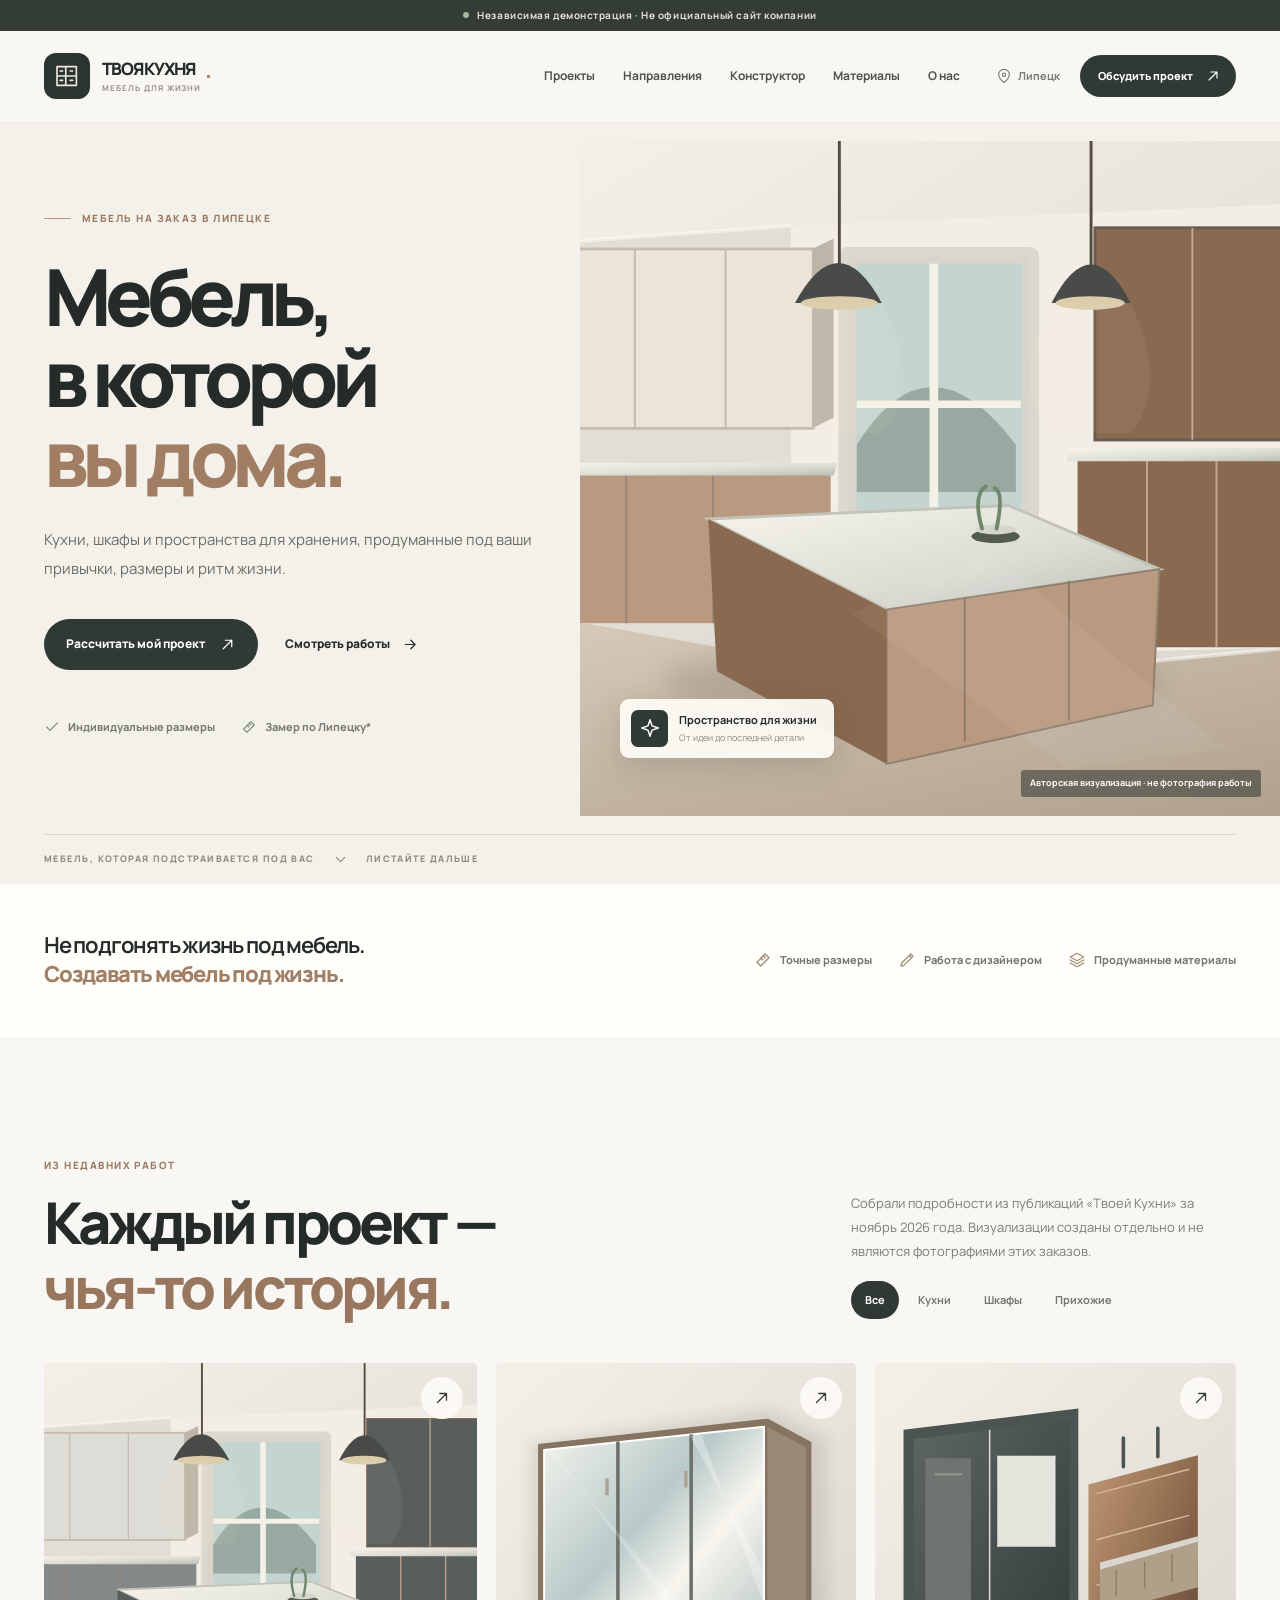
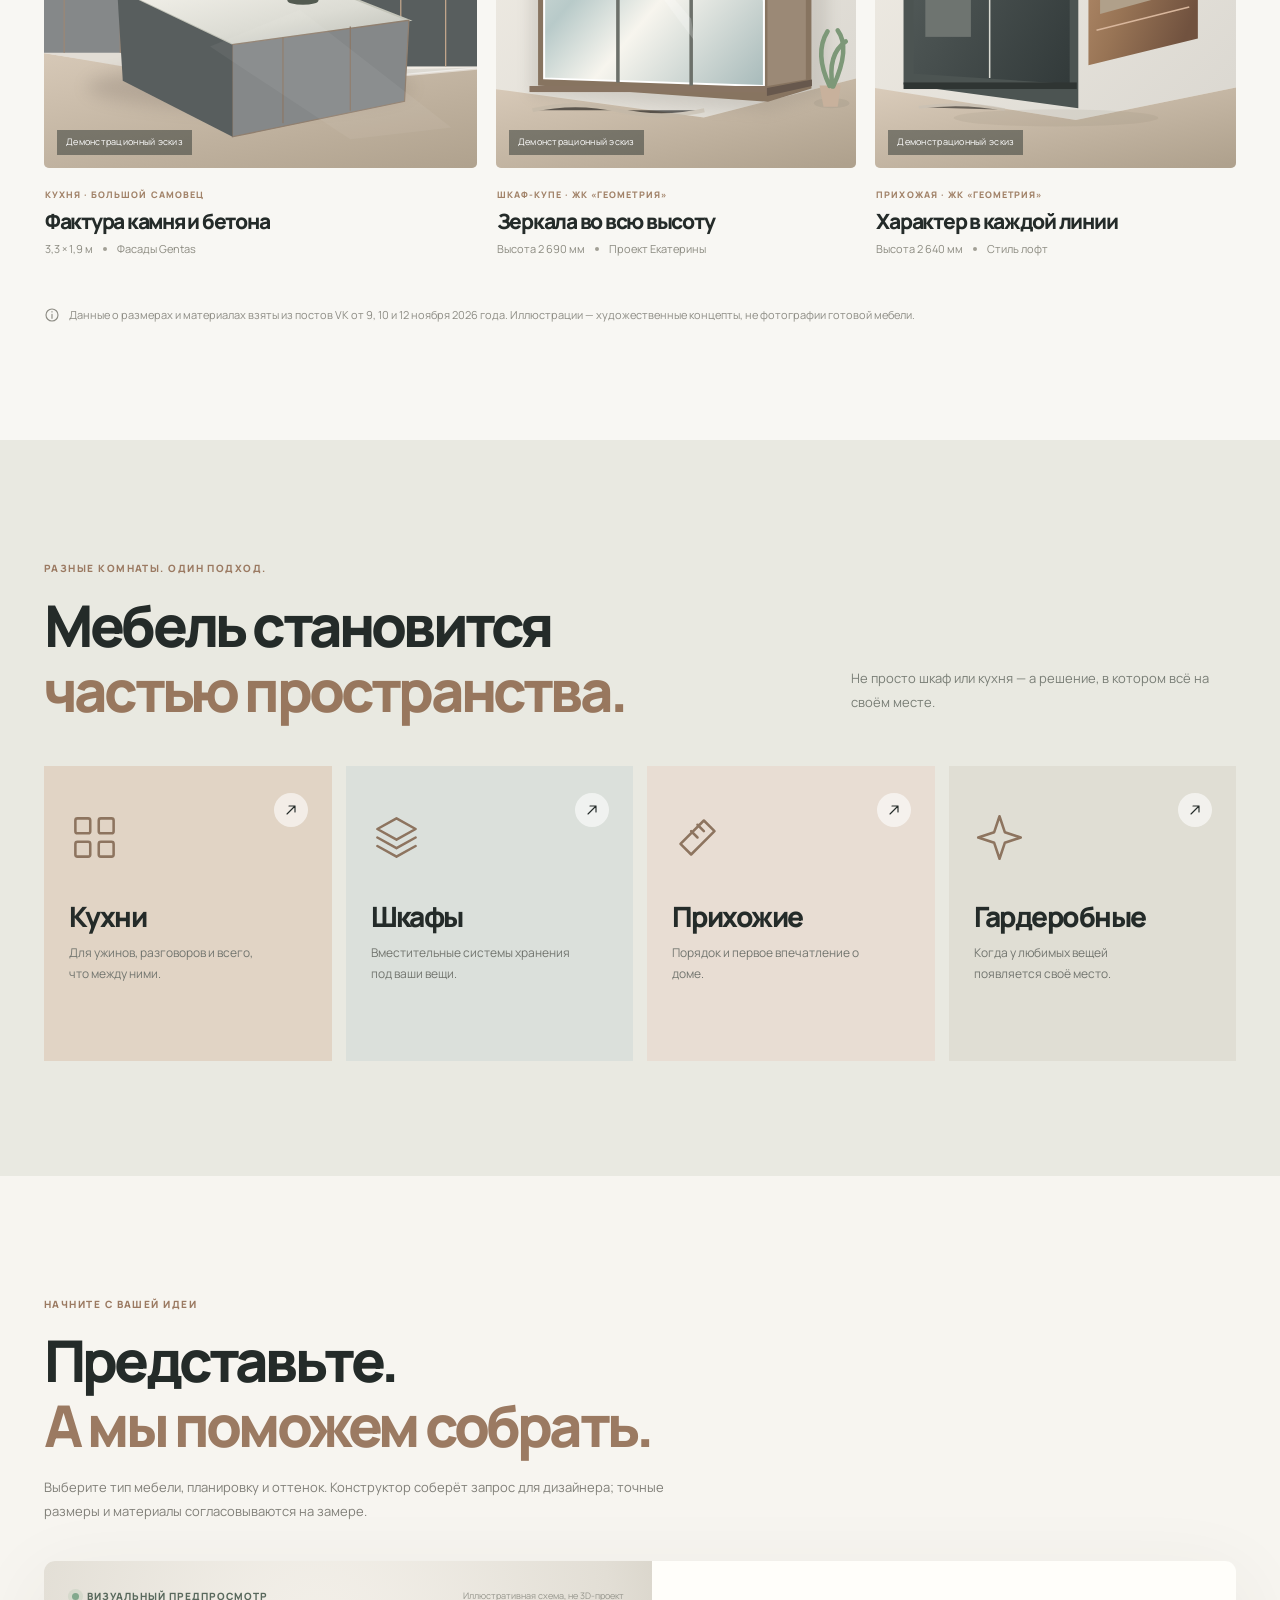
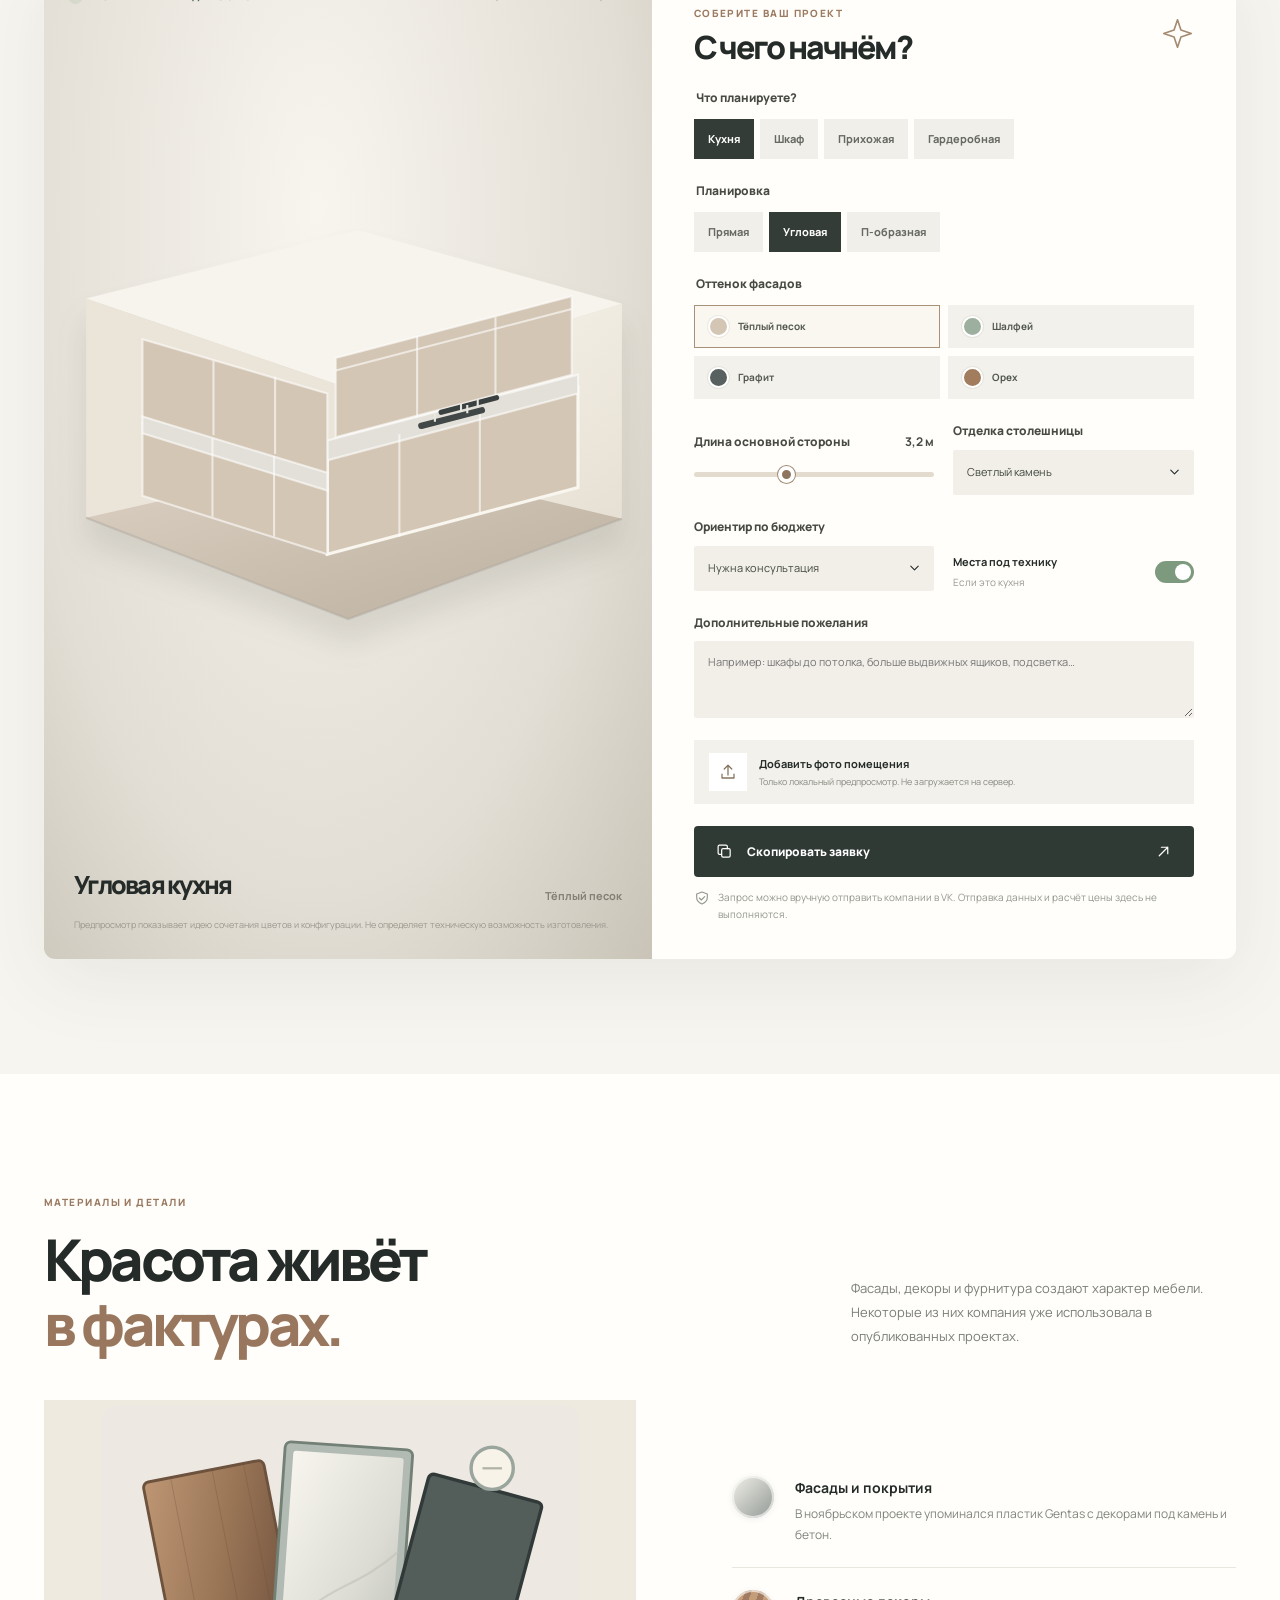
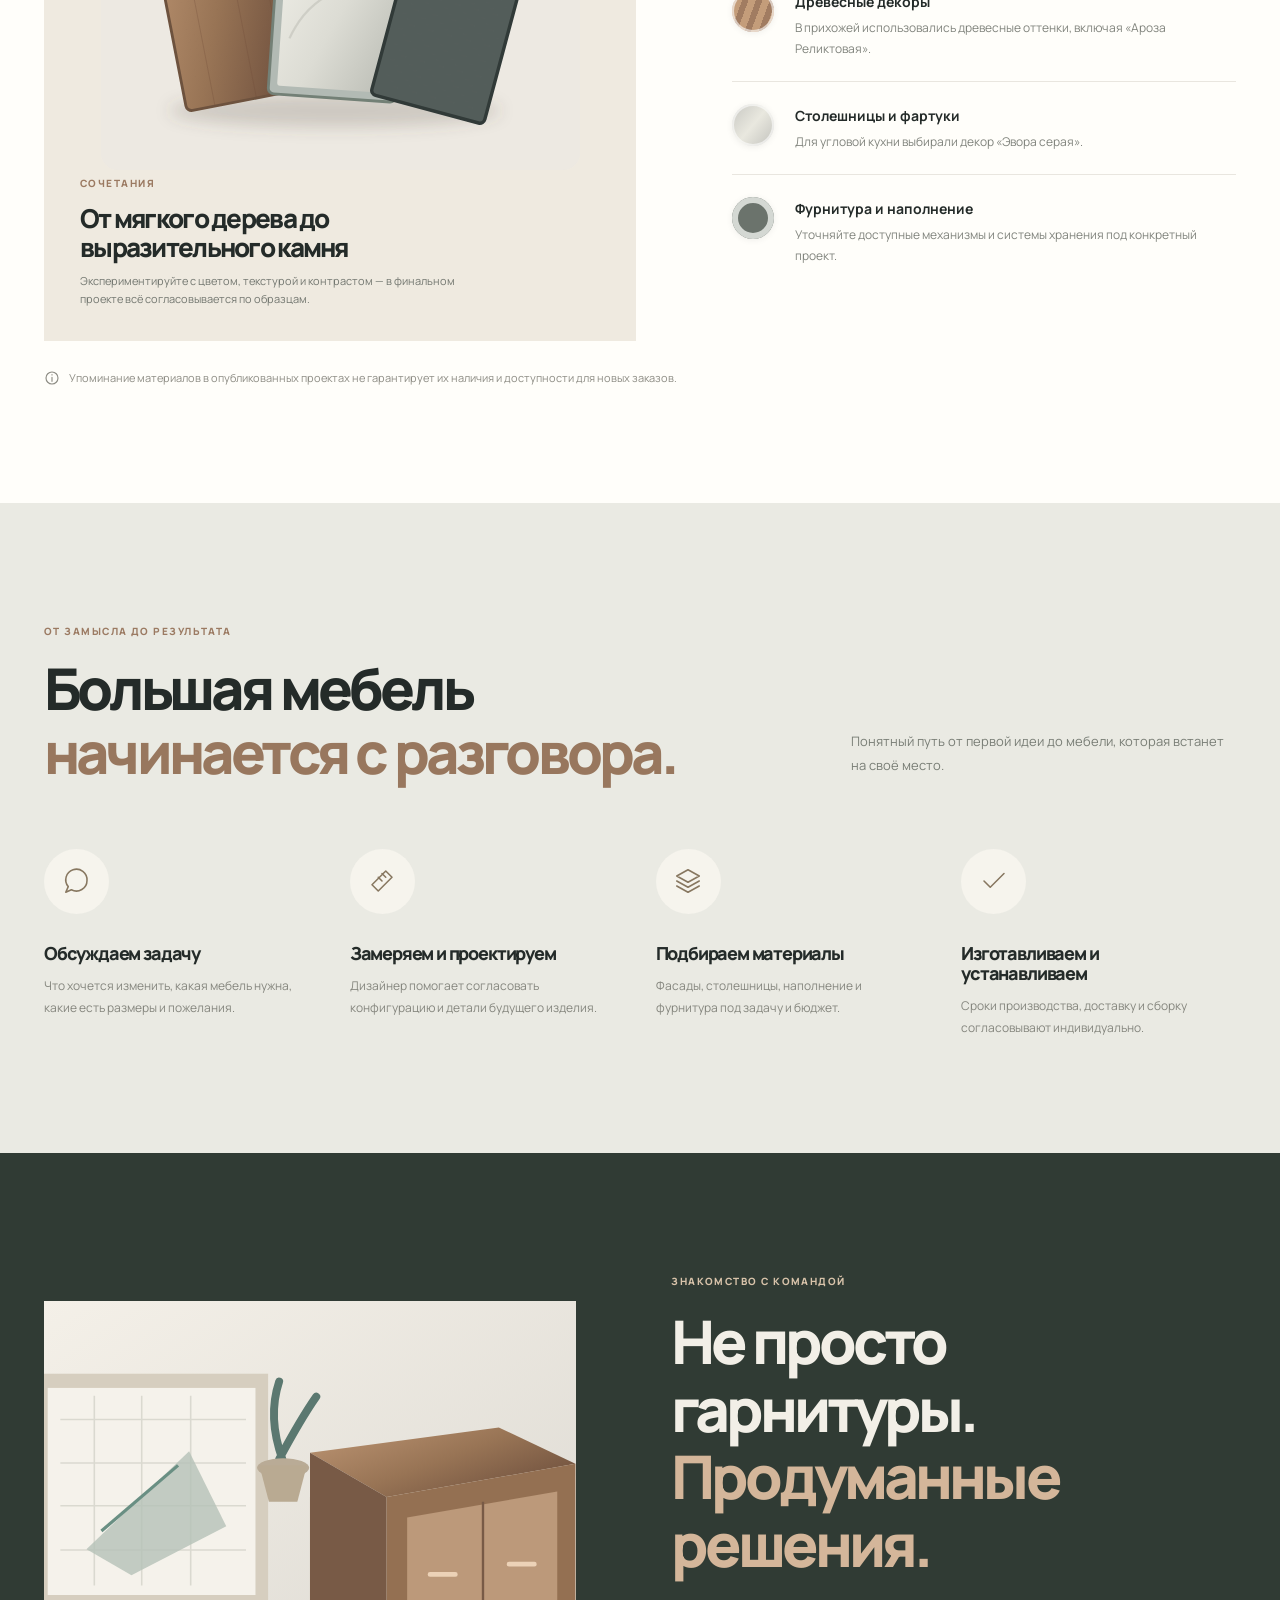
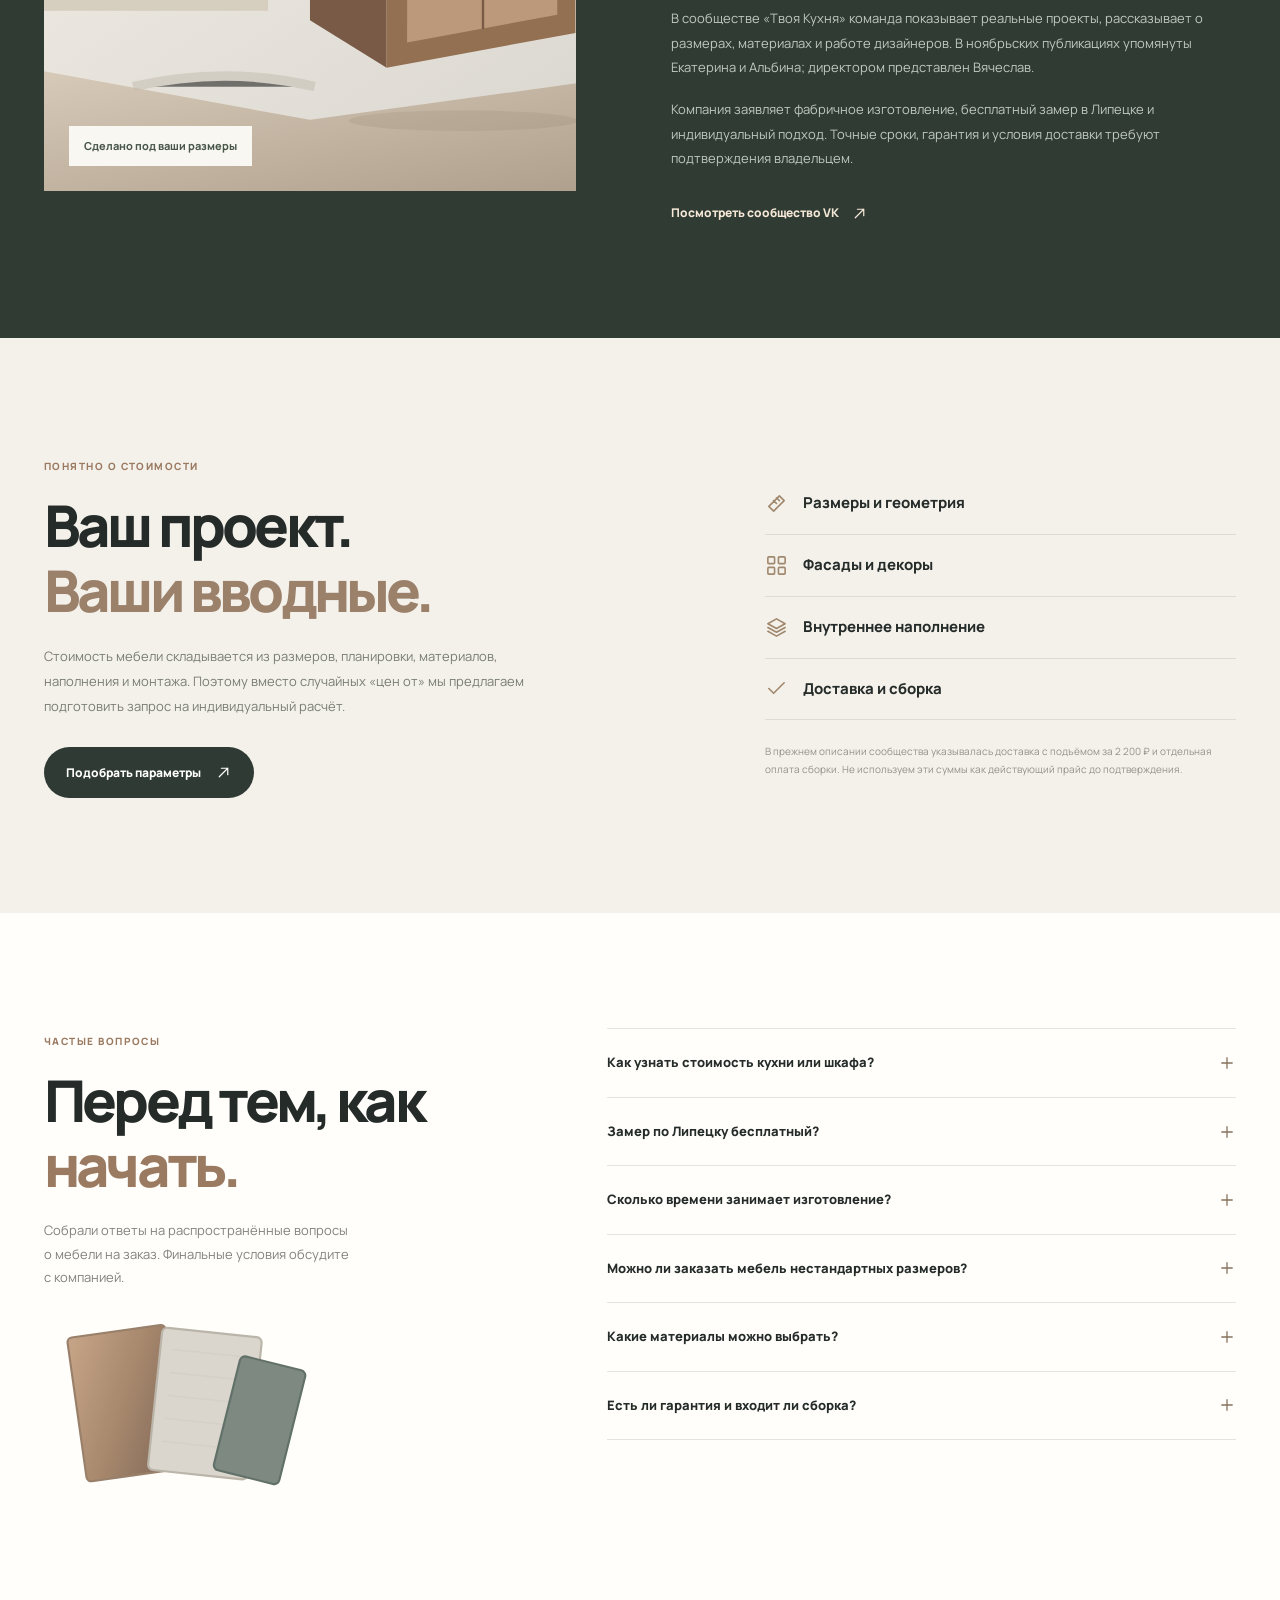
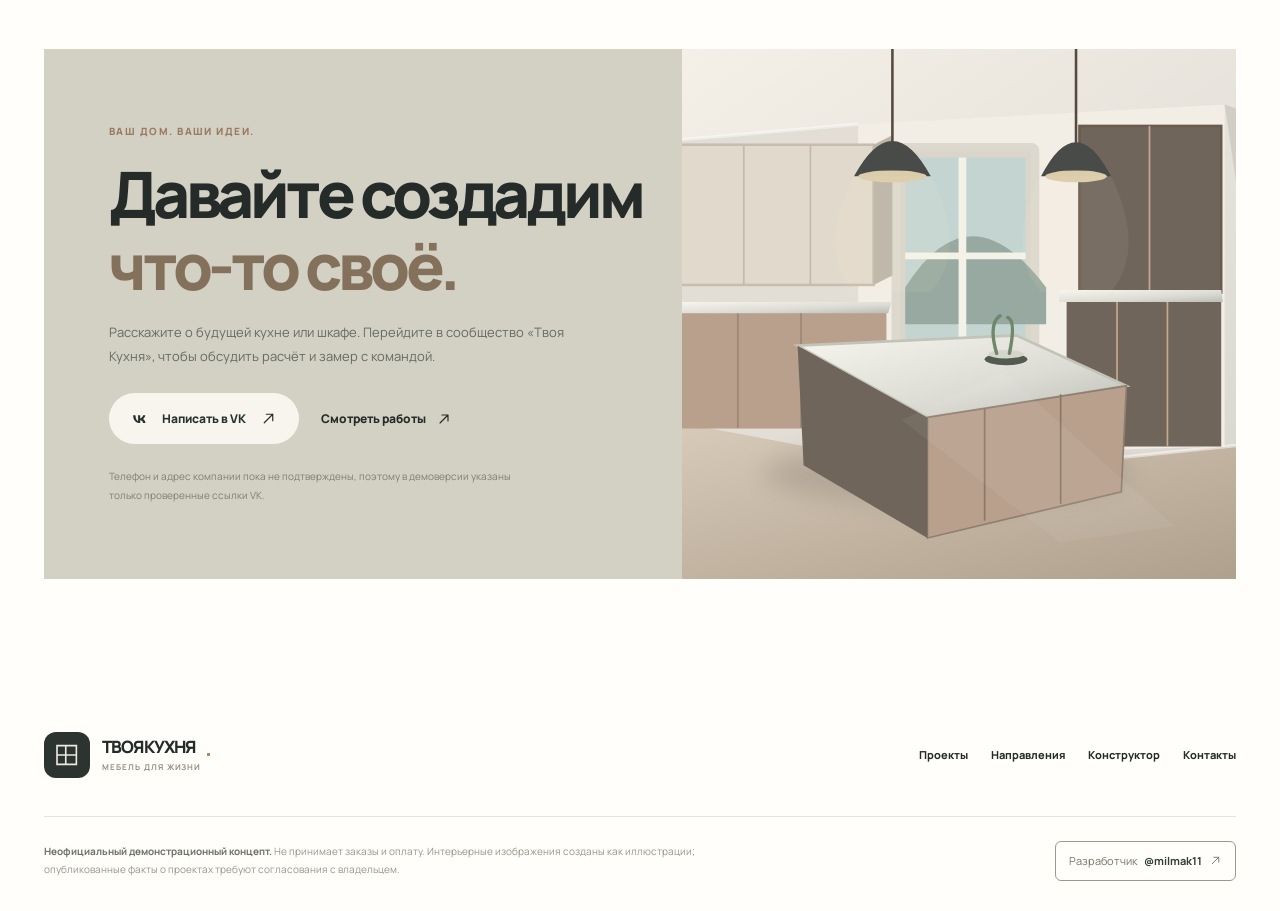
<file: index.html>
<!doctype html>
<html lang="ru">
<head>
  <meta charset="UTF-8" />
  <meta name="viewport" content="width=device-width,initial-scale=1" />
  <meta name="theme-color" content="#f8f7f3" />
  <meta name="robots" content="noindex,nofollow,noarchive" />
  <meta name="description" content="Независимый демонстрационный концепт сайта «Твоя Кухня» — кухни, шкафы, прихожие и гардеробные на заказ в Липецке. Портфолио и конструктор заявки." />
  <meta property="og:title" content="Твоя Кухня — мебель, созданная под вашу жизнь" />
  <meta property="og:description" content="Кухни, шкафы и гардеробные на заказ. Демонстрационный концепт сайта для Липецка." />
  <link rel="icon" type="image/svg+xml" href="./assets/favicon.svg" />
  <link rel="stylesheet" href="./styles.css" />
  <title>Твоя Кухня — мебель под ваш ритм | Липецк · Демо</title>
</head>
<body>
<svg class="svg-symbols" xmlns="http://www.w3.org/2000/svg" aria-hidden="true">
  <symbol id="i-arr" viewBox="0 0 24 24"><path d="M4.5 12h14m-6-6 6 6-6 6"/></symbol>
  <symbol id="i-diag" viewBox="0 0 24 24"><path d="M6 18 18 6M9 6h9v9"/></symbol>
  <symbol id="i-down" viewBox="0 0 24 24"><path d="m6 9 6 6 6-6"/></symbol>
  <symbol id="i-close" viewBox="0 0 24 24"><path d="M5 5 19 19M19 5 5 19"/></symbol>
  <symbol id="i-menu" viewBox="0 0 24 24"><path d="M4 7h16m-16 5h16m-16 5h16"/></symbol>
  <symbol id="i-plus" viewBox="0 0 24 24"><path d="M12 5v14M5 12h14"/></symbol>
  <symbol id="i-minus" viewBox="0 0 24 24"><path d="M5 12h14"/></symbol>
  <symbol id="i-check" viewBox="0 0 24 24"><path d="m4 12 5 5L20 6"/></symbol>
  <symbol id="i-copy" viewBox="0 0 24 24"><rect x="8" y="8" width="12" height="12" rx="2"/><path d="M16 8V5a2 2 0 0 0-2-2H5a2 2 0 0 0-2 2v9a2 2 0 0 0 2 2h3"/></symbol>
  <symbol id="i-ruler" viewBox="0 0 24 24"><path d="M4 15 15 4l5 5L9 20l-5-5Zm5-6 3 3m0-6 3 3"/></symbol>
  <symbol id="i-pin" viewBox="0 0 24 24"><path d="M20 10c0 5-8 12-8 12S4 15 4 10a8 8 0 0 1 16 0Z"/><circle cx="12" cy="10" r="2.5"/></symbol>
  <symbol id="i-grid" viewBox="0 0 24 24"><rect x="3" y="3" width="7" height="7" rx="1"/><rect x="14" y="3" width="7" height="7" rx="1"/><rect x="3" y="14" width="7" height="7" rx="1"/><rect x="14" y="14" width="7" height="7" rx="1"/></symbol>
  <symbol id="i-pen" viewBox="0 0 24 24"><path d="m4 20 4-.8L20 7l-3-3L5 16zM15 6l3 3"/></symbol>
  <symbol id="i-layers" viewBox="0 0 24 24"><path d="m12 3 9 5-9 5-9-5 9-5Zm-9 9 9 5 9-5m-18 4 9 5 9-5"/></symbol>
  <symbol id="i-spark" viewBox="0 0 24 24"><path d="m12 2 2.5 7.5L22 12l-7.5 2.5L12 22l-2.5-7.5L2 12l7.5-2.5L12 2Z"/></symbol>
  <symbol id="i-star" viewBox="0 0 24 24"><path d="m12 3 2.7 5.7 6.3 1-4.5 4.5 1 6.3L12 17.5l-5.5 3 1-6.3L3 9.7l6.3-1L12 3Z"/></symbol>
  <symbol id="i-phone" viewBox="0 0 24 24"><path d="M6 3h4l1 4-2.5 2a14 14 0 0 0 6.5 6.5l2-2.5 4 1v4c0 2-1.5 3-3.5 3A14.5 14.5 0 0 1 3 6.5C3 4.5 4 3 6 3Z"/></symbol>
  <symbol id="i-upload" viewBox="0 0 24 24"><path d="M12 16V3m-5 5 5-5 5 5M4 15v5h16v-5"/></symbol>
  <symbol id="i-chat" viewBox="0 0 24 24"><path d="M20 11.5A8.5 8.5 0 0 1 7.5 19L3 21l2-4.5A8.5 8.5 0 1 1 20 11.5Z"/></symbol>
  <symbol id="i-shield" viewBox="0 0 24 24"><path d="M12 3 20 6v5c0 5-3.4 8.2-8 10-4.6-1.8-8-5-8-10V6l8-3Zm-4 9 3 3 5-5"/></symbol>
  <symbol id="i-info" viewBox="0 0 24 24"><circle cx="12" cy="12" r="9"/><path d="M12 11v6m0-10v.5"/></symbol>
  <symbol id="i-vk" viewBox="0 0 24 24"><path d="M3 7.4c.2 7.4 3.9 11 9.6 11h.4v-4c2 .1 3.5 1.2 4.1 4h3.5c-.7-3.5-2.4-5-3.7-5.7 1.4-.9 2.9-2.8 3.4-5.3h-3.2c-.7 2.3-2.1 4.1-4.1 4.6V7.4h-3v8.3c-1.8-.4-3.4-3-3.7-8.3H3Z" fill="currentColor" stroke="none"/></symbol>
</svg>
<a class="skip-link" href="#main">Перейти к содержанию</a>
<div class="demo-banner"><span class="demo-dot"></span> Независимая демонстрация · Не официальный сайт компании</div>
<header class="site-header" id="top">
  <div class="container header-grid">
    <a href="#top" class="brand" aria-label="Твоя Кухня — на главную"><span class="brand-mark"><svg viewBox="0 0 48 48" aria-hidden="true"><path d="M8 28V9h31v30H8V28Zm14-19v30M8 24h31M13 16h4m12 0h4m-20 15h4m12 0h4" fill="none" stroke="currentColor" stroke-width="2.6" stroke-linecap="round" stroke-linejoin="round"/></svg></span><span class="brand-name">ТВОЯ КУХНЯ<span class="brand-dot">.</span><small>МЕБЕЛЬ ДЛЯ ЖИЗНИ</small></span></a>
    <nav class="main-nav" aria-label="Основное меню"><a href="#projects">Проекты</a><a href="#directions">Направления</a><a href="#configurator">Конструктор</a><a href="#materials">Материалы</a><a href="#about">О нас</a></nav>
    <div class="header-right"><span class="header-city"><svg class="icon"><use href="#i-pin"/></svg> Липецк</span><a class="header-cta" href="#configurator">Обсудить проект <svg class="icon"><use href="#i-diag"/></svg></a><button class="nav-toggle" id="nav-toggle" type="button" aria-label="Открыть меню" aria-controls="mobile-nav" aria-expanded="false"><svg class="icon"><use href="#i-menu"/></svg></button></div>
  </div>
  <nav class="mobile-nav" id="mobile-nav" aria-label="Мобильное меню" hidden><a href="#projects">Проекты</a><a href="#directions">Направления</a><a href="#configurator">Конструктор</a><a href="#materials">Материалы</a><a href="#about">О компании</a><a href="#contacts">Контакты</a></nav>
</header>
<main id="main">
<section class="hero" aria-labelledby="hero-title"><div class="container hero-layout"><div class="hero-content reveal"><div class="kicker"><span class="kicker-line"></span> МЕБЕЛЬ НА ЗАКАЗ В ЛИПЕЦКЕ</div><h1 id="hero-title">Мебель,<br>в которой<br><em>вы дома.</em></h1><p>Кухни, шкафы и пространства для хранения, продуманные под ваши привычки, размеры и ритм жизни.</p><div class="hero-cta-row"><a class="btn btn-dark" href="#configurator">Рассчитать мой проект <svg class="icon"><use href="#i-diag"/></svg></a><a class="inline-link" href="#projects">Смотреть работы <svg class="icon"><use href="#i-arr"/></svg></a></div><div class="hero-meta"><span><svg class="icon"><use href="#i-check"/></svg> Индивидуальные размеры</span><span><svg class="icon"><use href="#i-ruler"/></svg> Замер по Липецку*</span></div></div><div class="hero-visual reveal"><img class="hero-image" src="./assets/hero-kitchen.svg" alt="Авторская интерьерная SVG-визуализация кухни с деревянными фасадами и каменной столешницей"/><div class="hero-image-label"><span class="hero-image-label-icon"><svg class="icon"><use href="#i-spark"/></svg></span><div><strong>Пространство для жизни</strong><small>От идеи до последней детали</small></div></div><span class="hero-visual-caption">Авторская визуализация · не фотография работы</span></div></div><div class="hero-bottom container"><span>МЕБЕЛЬ, КОТОРАЯ ПОДСТРАИВАЕТСЯ ПОД ВАС</span><svg class="icon"><use href="#i-down"/></svg><span>ЛИСТАЙТЕ ДАЛЬШЕ</span></div></section>
<section class="intro-strip"><div class="container intro-strip-inner"><p>Не подгонять жизнь под мебель.<br><strong>Создавать мебель под жизнь.</strong></p><div class="intro-trio"><span><svg class="icon"><use href="#i-ruler"/></svg> Точные размеры</span><span><svg class="icon"><use href="#i-pen"/></svg> Работа с дизайнером</span><span><svg class="icon"><use href="#i-layers"/></svg> Продуманные материалы</span></div></div></section>
<section class="projects section" id="projects"><div class="container"><div class="section-head reveal"><div><span class="eyebrow">ИЗ НЕДАВНИХ РАБОТ</span><h2>Каждый проект —<br><em>чья-то история.</em></h2></div><div class="section-head-side"><p>Собрали подробности из публикаций «Твоей Кухни» за ноябрь 2026 года. Визуализации созданы отдельно и не являются фотографиями этих заказов.</p><div class="filter-pills" role="group" aria-label="Фильтр проектов"><button type="button" data-filter="all" aria-pressed="true">Все</button><button type="button" data-filter="kitchens" aria-pressed="false">Кухни</button><button type="button" data-filter="storage" aria-pressed="false">Шкафы</button><button type="button" data-filter="hallways" aria-pressed="false">Прихожие</button></div></div></div><div class="project-grid" id="project-grid">
 <button type="button" class="project-card project-card-feature reveal" data-category="kitchens" data-project="kitchen"><span class="project-visual"><img src="./assets/project-kitchen.svg" alt="Авторский SVG-эскиз серой угловой кухни"/><span class="project-hint">Демонстрационный эскиз</span><span class="project-expand"><svg class="icon"><use href="#i-diag"/></svg></span></span><span class="project-description"><span class="project-location">КУХНЯ · БОЛЬШОЙ САМОВЕЦ</span><span class="project-name">Фактура камня и бетона</span><span class="project-spec">3,3 × 1,9 м <span class="dot"></span> Фасады Gentas</span></span></button>
 <button type="button" class="project-card reveal" data-category="storage" data-project="wardrobe"><span class="project-visual"><img src="./assets/project-wardrobe.svg" alt="Авторский SVG-эскиз зеркального шкафа-купе"/><span class="project-hint">Демонстрационный эскиз</span><span class="project-expand"><svg class="icon"><use href="#i-diag"/></svg></span></span><span class="project-description"><span class="project-location">ШКАФ-КУПЕ · ЖК «ГЕОМЕТРИЯ»</span><span class="project-name">Зеркала во всю высоту</span><span class="project-spec">Высота 2 690 мм <span class="dot"></span> Проект Екатерины</span></span></button>
 <button type="button" class="project-card reveal" data-category="hallways" data-project="hallway"><span class="project-visual"><img src="./assets/project-hallway.svg" alt="Авторский SVG-эскиз прихожей в стиле лофт"/><span class="project-hint">Демонстрационный эскиз</span><span class="project-expand"><svg class="icon"><use href="#i-diag"/></svg></span></span><span class="project-description"><span class="project-location">ПРИХОЖАЯ · ЖК «ГЕОМЕТРИЯ»</span><span class="project-name">Характер в каждой линии</span><span class="project-spec">Высота 2 640 мм <span class="dot"></span> Стиль лофт</span></span></button>
 </div><p class="project-source"><svg class="icon"><use href="#i-info"/></svg> Данные о размерах и материалах взяты из постов VK от 9, 10 и 12 ноября 2026 года. Иллюстрации — художественные концепты, не фотографии готовой мебели.</p></div></section>
<section class="directions section" id="directions"><div class="container"><div class="section-head reveal"><div><span class="eyebrow">РАЗНЫЕ КОМНАТЫ. ОДИН ПОДХОД.</span><h2>Мебель становится<br><em>частью пространства.</em></h2></div><p class="section-head-text">Не просто шкаф или кухня — а решение, в котором всё на своём месте.</p></div><div class="directions-grid">
 <a class="direction-card direction-kitchen reveal" href="#configurator" data-target-kind="Кухня"><div class="direction-icon"><svg class="icon"><use href="#i-grid"/></svg></div><h3>Кухни</h3><p>Для ужинов, разговоров и всего, что между ними.</p><span class="direction-link"><svg class="icon"><use href="#i-diag"/></svg></span></a>
 <a class="direction-card direction-wardrobe reveal" href="#configurator" data-target-kind="Шкаф"><div class="direction-icon"><svg class="icon"><use href="#i-layers"/></svg></div><h3>Шкафы</h3><p>Вместительные системы хранения под ваши вещи.</p><span class="direction-link"><svg class="icon"><use href="#i-diag"/></svg></span></a>
 <a class="direction-card direction-hallway reveal" href="#configurator" data-target-kind="Прихожая"><div class="direction-icon"><svg class="icon"><use href="#i-ruler"/></svg></div><h3>Прихожие</h3><p>Порядок и первое впечатление о доме.</p><span class="direction-link"><svg class="icon"><use href="#i-diag"/></svg></span></a>
 <a class="direction-card direction-dressing reveal" href="#configurator" data-target-kind="Гардеробная"><div class="direction-icon"><svg class="icon"><use href="#i-spark"/></svg></div><h3>Гардеробные</h3><p>Когда у любимых вещей появляется своё место.</p><span class="direction-link"><svg class="icon"><use href="#i-diag"/></svg></span></a>
</div></div></section>
<section class="builder-section section" id="configurator"><div class="container"><div class="builder-header reveal"><span class="eyebrow">НАЧНИТЕ С ВАШЕЙ ИДЕИ</span><h2>Представьте.<br><em>А мы поможем собрать.</em></h2><p>Выберите тип мебели, планировку и оттенок. Конструктор соберёт запрос для дизайнера; точные размеры и материалы согласовываются на замере.</p></div><div class="builder-layout"><div class="builder-preview reveal"><div class="builder-preview-top"><span class="preview-tag"><span class="live-dot"></span> ВИЗУАЛЬНЫЙ ПРЕДПРОСМОТР</span><span class="preview-sub">Иллюстративная схема, не 3D-проект</span></div><div class="builder-art-wrap"><svg class="builder-svg" viewBox="0 0 640 460" role="img" aria-label="Интерактивная схема будущей мебели" xmlns="http://www.w3.org/2000/svg"><defs><linearGradient id="previewWall" x1="0" x2=".7" y1="0" y2="1"><stop stop-color="#FAF7EE"/><stop offset="1" stop-color="#E5DED2"/></linearGradient><linearGradient id="previewFloor" x1="0" y1="0" x2="1" y2="1"><stop stop-color="#DCD1C3"/><stop offset="1" stop-color="#BBAF9E"/></linearGradient></defs><path d="M69 100 330 35 582 105 320 186Z" fill="#F7F4ED"/><path d="M69 100 320 186 320 407 69 310Z" fill="#EBE4D9"/><path d="M320 186 582 105 582 311 320 407Z" fill="url(#previewWall)"/><path d="M69 310 320 407 582 311 329 251Z" fill="url(#previewFloor)"/><g id="preview-kitchen"><path d="M308 157 534 98 534 173 308 233Z" fill="var(--facade)" stroke="#fff9" stroke-width="2"/><path d="M308 169 534 110" stroke="#FFF9" stroke-width="2"/><path d="M386 136 386 214M461 118 461 193" stroke="#FFF9" stroke-width="2"/><path d="M300 248 540 185 540 281 300 345Z" fill="var(--facade)" stroke="#F8F6EF" stroke-width="3"/><path d="M300 236 540 173 540 191 300 255Z" fill="var(--counter)" stroke="#FFF9" stroke-width="2"/><path d="M369 230 369 328M446 210 446 305" stroke="#FFF9" stroke-width="2"/><path d="M409 209 462 195" stroke="#3A4140" stroke-width="5" stroke-linecap="round"/><path d="M428 201v9m16-14v10" stroke="#E4E6E1" stroke-width="2"/><g id="kitchen-left"><path d="M123 139 300 191 300 269 123 214Z" fill="var(--facade)" stroke="#FFF9" stroke-width="2"/><path d="M123 219 300 275 300 345 123 289Z" fill="var(--facade)" stroke="#fff9" stroke-width="2"/><path d="M123 213 300 267 300 284 123 229Z" fill="var(--counter)" stroke="#FFF9" stroke-width="2"/><path d="M190 234v75m59-58v77M191 160v71m59-56v74" stroke="#FFF9" stroke-width="2"/></g><g id="kitchen-right"><path d="M460 317 540 282 592 301 505 336Z" fill="var(--counter)"/><path d="M505 336 592 301 592 371 505 405Z" fill="var(--facade)" stroke="#FFF9" stroke-width="2"/><path d="M460 317 505 336 505 405 460 385Z" fill="var(--facade)" stroke="#FFF9" stroke-width="2"/></g></g><g id="preview-wardrobe" visibility="hidden"><path d="M170 110 448 81 448 356 170 388Z" fill="var(--facade)" stroke="#fff" stroke-width="4"/><path d="M309 96v276" stroke="#fff" stroke-width="3"/><path d="M185 126 294 114v243l-109 15Z" fill="#D6DBD7" stroke="#fff" stroke-width="2"/><path d="M323 112 431 100v243l-108 15Z" fill="#BDC7C1" stroke="#fff" stroke-width="2"/><path d="M186 127 294 358M323 114l108 229" stroke="#fff" stroke-width="2" opacity=".4"/><path d="M304 224v51M314 224v51" stroke="#695C50" stroke-width="4" stroke-linecap="round"/></g><g id="preview-hallway" visibility="hidden"><path d="M133 153 291 111 291 349 133 390Z" fill="var(--facade)" stroke="#fff" stroke-width="3"/><path d="M210 135v235" stroke="#fff" stroke-width="2"/><path d="M149 275 293 242 340 270 199 309Z" fill="var(--counter)"/><path d="M198 309 340 270 340 334 198 373Z" fill="var(--facade)" stroke="#fff" stroke-width="3"/><path d="M345 132 458 101v207l-113 33Z" fill="#D1D1C8" stroke="#fff" stroke-width="3"/><path d="M401 119v201" stroke="#fff" stroke-width="2"/><path d="M235 174v39" stroke="#F7F5F0" stroke-width="5" stroke-linecap="round"/></g><g id="preview-dressing" visibility="hidden"><path d="M115 166 308 105v245l-193 55Z" fill="var(--facade)" stroke="#fff" stroke-width="3"/><path d="M338 110 528 157v247l-190-55Z" fill="var(--facade)" stroke="#fff" stroke-width="3"/><path d="M116 215 307 162M116 285l191-53M338 168l189 48M338 238l189 47" stroke="#FFF7" stroke-width="5"/><path d="M180 207v48m40-61v48m161-50v54m52-43v53" stroke="#f4eee4" stroke-width="5" stroke-linecap="round"/><path d="M166 305 228 289v58l-62 18ZM393 299l66 17v62l-66-18Z" fill="#D8CABA" stroke="#FFF9" stroke-width="2"/></g><path d="M69 310 320 407 582 311" stroke="#A9A399" stroke-width="2" fill="none" opacity=".45"/></svg></div><div class="builder-preview-bottom"><span id="preview-title">Угловая кухня</span><span id="preview-color">Тёплый песок</span></div><div class="builder-preview-caption">Предпросмотр показывает идею сочетания цветов и конфигурации. Не определяет техническую возможность изготовления.</div></div><form class="builder-form reveal" id="builder-form"><div class="builder-form-top"><div><span class="eyebrow">СОБЕРИТЕ ВАШ ПРОЕКТ</span><h3>С чего начнём?</h3></div><svg class="form-deco icon"><use href="#i-spark"/></svg></div>
 <fieldset class="control-group"><legend>Что планируете?</legend><div class="pill-group" id="kind-pills"><button type="button" data-kind="Кухня" aria-pressed="true">Кухня</button><button type="button" data-kind="Шкаф" aria-pressed="false">Шкаф</button><button type="button" data-kind="Прихожая" aria-pressed="false">Прихожая</button><button type="button" data-kind="Гардеробная" aria-pressed="false">Гардеробная</button></div></fieldset>
 <fieldset class="control-group" id="layout-group"><legend>Планировка</legend><div class="pill-group" id="layout-pills"><button type="button" data-layout="Прямая" aria-pressed="false">Прямая</button><button type="button" data-layout="Угловая" aria-pressed="true">Угловая</button><button type="button" data-layout="П-образная" aria-pressed="false">П-образная</button></div></fieldset>
 <fieldset class="control-group"><legend>Оттенок фасадов</legend><div class="swatch-grid" id="facade-swatches"><button type="button" data-facade="Песок" aria-pressed="true"><span style="--swatch:#D4C6B4"></span> Тёплый песок</button><button type="button" data-facade="Шалфей" aria-pressed="false"><span style="--swatch:#9DAF9F"></span> Шалфей</button><button type="button" data-facade="Графит" aria-pressed="false"><span style="--swatch:#586060"></span> Графит</button><button type="button" data-facade="Орех" aria-pressed="false"><span style="--swatch:#A17C5D"></span> Орех</button></div></fieldset>
 <div class="builder-split"><div class="range-wrap"><label for="project-size">Длина основной стороны <strong id="project-size-label">3,2 м</strong></label><input type="range" id="project-size" min="1.5" max="6" step="0.1" value="3.2"/></div><div class="field-block"><label for="countertop">Отделка столешницы</label><span class="select-shell"><select id="countertop"><option value="Светлый камень">Светлый камень</option><option value="Серый камень">Серый камень</option><option value="Древесная фактура">Древесная фактура</option></select><svg class="icon"><use href="#i-down"/></svg></span></div></div>
 <div class="builder-split budget-note"><div class="field-block"><label for="budget">Ориентир по бюджету</label><span class="select-shell"><select id="budget"><option>Нужна консультация</option><option>До 150 000 ₽</option><option>150 000–250 000 ₽</option><option>От 250 000 ₽</option></select><svg class="icon"><use href="#i-down"/></svg></span></div><label class="toggle-line" for="appliances"><span><strong>Места под технику</strong><small>Если это кухня</small></span><span class="switch"><input id="appliances" type="checkbox" checked/><i></i></span></label></div>
 <div class="field-block"><label for="project-note">Дополнительные пожелания</label><textarea id="project-note" rows="2" maxlength="400" placeholder="Например: шкафы до потолка, больше выдвижных ящиков, подсветка…"></textarea></div>
 <label class="file-drop" for="room-photo"><span class="upload-icon"><svg class="icon"><use href="#i-upload"/></svg></span><span><strong id="photo-title">Добавить фото помещения</strong><small>Только локальный предпросмотр. Не загружается на сервер.</small></span><input id="room-photo" type="file" accept="image/jpeg,image/png,image/webp"/></label><div id="photo-preview" class="photo-preview" hidden><img id="photo-img" alt="Локальный предпросмотр фотографии помещения"/><button type="button" id="photo-remove" aria-label="Убрать фотографию"><svg class="icon"><use href="#i-close"/></svg></button></div>
 <button type="button" class="btn btn-dark builder-submit" id="copy-project"><svg class="icon"><use href="#i-copy"/></svg> Скопировать заявку <svg class="icon"><use href="#i-diag"/></svg></button><p class="builder-disclaimer"><svg class="icon"><use href="#i-shield"/></svg> Запрос можно вручную отправить компании в VK. Отправка данных и расчёт цены здесь не выполняются.</p>
 </form></div></div></section>
<section class="materials section" id="materials"><div class="container"><div class="section-head reveal"><div><span class="eyebrow">МАТЕРИАЛЫ И ДЕТАЛИ</span><h2>Красота живёт<br><em>в фактурах.</em></h2></div><p class="section-head-text">Фасады, декоры и фурнитура создают характер мебели. Некоторые из них компания уже использовала в опубликованных проектах.</p></div><div class="materials-layout"><div class="material-feature reveal"><img src="./assets/material-board.svg" alt="Авторская SVG-композиция с образцами деревянной, каменной и матовой отделки"/><div><span class="eyebrow">СОЧЕТАНИЯ</span><h3>От мягкого дерева до выразительного камня</h3><p>Экспериментируйте с цветом, текстурой и контрастом — в финальном проекте всё согласовывается по образцам.</p></div></div><div class="material-list reveal"><div class="material-row"><span class="material-dot dot-stone"></span><div><strong>Фасады и покрытия</strong><p>В ноябрьском проекте упоминался пластик Gentas с декорами под камень и бетон.</p></div></div><div class="material-row"><span class="material-dot dot-wood"></span><div><strong>Древесные декоры</strong><p>В прихожей использовались древесные оттенки, включая «Ароза Реликтовая».</p></div></div><div class="material-row"><span class="material-dot dot-counter"></span><div><strong>Столешницы и фартуки</strong><p>Для угловой кухни выбирали декор «Эвора серая».</p></div></div><div class="material-row"><span class="material-dot dot-mechanism"></span><div><strong>Фурнитура и наполнение</strong><p>Уточняйте доступные механизмы и системы хранения под конкретный проект.</p></div></div></div></div><p class="materials-note"><svg class="icon"><use href="#i-info"/></svg> Упоминание материалов в опубликованных проектах не гарантирует их наличия и доступности для новых заказов.</p></div></section>
<section class="workflow section" id="workflow"><div class="container"><div class="section-head reveal"><div><span class="eyebrow">ОТ ЗАМЫСЛА ДО РЕЗУЛЬТАТА</span><h2>Большая мебель<br><em>начинается с разговора.</em></h2></div><p class="section-head-text">Понятный путь от первой идеи до мебели, которая встанет на своё место.</p></div><div class="workflow-grid"><div class="workflow-item reveal"><span class="workflow-symbol"><svg class="icon"><use href="#i-chat"/></svg></span><h3>Обсуждаем задачу</h3><p>Что хочется изменить, какая мебель нужна, какие есть размеры и пожелания.</p></div><div class="workflow-item reveal"><span class="workflow-symbol"><svg class="icon"><use href="#i-ruler"/></svg></span><h3>Замеряем и проектируем</h3><p>Дизайнер помогает согласовать конфигурацию и детали будущего изделия.</p></div><div class="workflow-item reveal"><span class="workflow-symbol"><svg class="icon"><use href="#i-layers"/></svg></span><h3>Подбираем материалы</h3><p>Фасады, столешницы, наполнение и фурнитура под задачу и бюджет.</p></div><div class="workflow-item reveal"><span class="workflow-symbol"><svg class="icon"><use href="#i-check"/></svg></span><h3>Изготавливаем и устанавливаем</h3><p>Сроки производства, доставку и сборку согласовывают индивидуально.</p></div></div></div></section>
<section class="about section" id="about"><div class="container about-layout"><div class="about-visual reveal"><img src="./assets/atelier.svg" alt="Авторская иллюстрация мебельной мастерской с фасадами, инструментами и дизайнерскими чертежами"/><span class="about-image-badge">Сделано под ваши размеры</span></div><div class="about-content reveal"><span class="eyebrow">ЗНАКОМСТВО С КОМАНДОЙ</span><h2>Не просто гарнитуры.<br><em>Продуманные решения.</em></h2><p>В сообществе «Твоя Кухня» команда показывает реальные проекты, рассказывает о размерах, материалах и работе дизайнеров. В ноябрьских публикациях упомянуты Екатерина и Альбина; директором представлен Вячеслав.</p><p>Компания заявляет фабричное изготовление, бесплатный замер в Липецке и индивидуальный подход. Точные сроки, гарантия и условия доставки требуют подтверждения владельцем.</p><a class="inline-link" href="https://vk.com/tv0ya_kuhnya" target="_blank" rel="noopener noreferrer">Посмотреть сообщество VK <svg class="icon"><use href="#i-diag"/></svg></a></div></div></section>
<section class="estimate section" id="estimate"><div class="container estimate-layout"><div class="estimate-copy reveal"><span class="eyebrow">ПОНЯТНО О СТОИМОСТИ</span><h2>Ваш проект.<br><em>Ваши вводные.</em></h2><p>Стоимость мебели складывается из размеров, планировки, материалов, наполнения и монтажа. Поэтому вместо случайных «цен от» мы предлагаем подготовить запрос на индивидуальный расчёт.</p><a class="btn btn-dark" href="#configurator">Подобрать параметры <svg class="icon"><use href="#i-diag"/></svg></a></div><div class="cost-factors reveal"><div><svg class="icon"><use href="#i-ruler"/></svg><span>Размеры и геометрия</span></div><div><svg class="icon"><use href="#i-grid"/></svg><span>Фасады и декоры</span></div><div><svg class="icon"><use href="#i-layers"/></svg><span>Внутреннее наполнение</span></div><div><svg class="icon"><use href="#i-check"/></svg><span>Доставка и сборка</span></div><p>В прежнем описании сообщества указывалась доставка с подъёмом за 2 200 ₽ и отдельная оплата сборки. Не используем эти суммы как действующий прайс до подтверждения.</p></div></div></section>
<section class="faq section" id="faq"><div class="container faq-layout"><div class="faq-heading reveal"><span class="eyebrow">ЧАСТЫЕ ВОПРОСЫ</span><h2>Перед тем, как<br><em>начать.</em></h2><p>Собрали ответы на распространённые вопросы о мебели на заказ. Финальные условия обсудите с компанией.</p><img src="./assets/faq-detail.svg" alt="Авторская иллюстрация образцов мебельных фасадов"/></div><div class="faq-items reveal"><details><summary>Как узнать стоимость кухни или шкафа? <svg class="icon"><use href="#i-plus"/></svg></summary><p>Стоимость зависит от размеров, материалов, фурнитуры и комплектации. Соберите пожелания в конструкторе и отправьте запрос компании на расчёт.</p></details><details><summary>Замер по Липецку бесплатный? <svg class="icon"><use href="#i-plus"/></svg></summary><p>В описании VK компания заявляет бесплатный замер в Липецке. Уточните, сохраняется ли условие для вашего адреса и выбранной мебели.</p></details><details><summary>Сколько времени занимает изготовление? <svg class="icon"><use href="#i-plus"/></svg></summary><p>В сообществе упоминались сроки от двух недель. Реальное время зависит от сложности заказа, материалов и текущей загрузки производства.</p></details><details><summary>Можно ли заказать мебель нестандартных размеров? <svg class="icon"><use href="#i-plus"/></svg></summary><p>Да, индивидуальные размеры — основная специализация компании. Возможность конкретного решения определяется после обсуждения и замера.</p></details><details><summary>Какие материалы можно выбрать? <svg class="icon"><use href="#i-plus"/></svg></summary><p>В портфолио упоминаются фасады Gentas и различные декоры под древесину, камень и бетон. Доступные образцы и поставщиков нужно уточнять у дизайнера.</p></details><details><summary>Есть ли гарантия и входит ли сборка? <svg class="icon"><use href="#i-plus"/></svg></summary><p>Компания публиковала сведения о гарантиях и отдельной оплате сборки. Точные сроки, исключения и стоимость должны быть прописаны в согласованных условиях заказа.</p></details></div></div></section>
<section class="contact-section section" id="contacts"><div class="container contact-panel reveal"><div class="contact-text"><span class="eyebrow">ВАШ ДОМ. ВАШИ ИДЕИ.</span><h2>Давайте создадим<br><em>что-то своё.</em></h2><p>Расскажите о будущей кухне или шкафе. Перейдите в сообщество «Твоя Кухня», чтобы обсудить расчёт и замер с командой.</p><div class="contact-actions"><a class="btn btn-light" href="https://vk.me/tv0ya_kuhnya" target="_blank" rel="noopener noreferrer"><svg class="icon"><use href="#i-vk"/></svg> Написать в VK <svg class="icon"><use href="#i-diag"/></svg></a><a class="contact-secondary" href="https://vk.com/tv0ya_kuhnya" target="_blank" rel="noopener noreferrer">Смотреть работы <svg class="icon"><use href="#i-diag"/></svg></a></div><p class="contact-note">Телефон и адрес компании пока не подтверждены, поэтому в демоверсии указаны только проверенные ссылки VK.</p></div><img src="./assets/contact-interior.svg" alt="Авторская SVG-визуализация стильной кухни и интерьерных деталей"/></div></section>
</main>
<footer class="footer"><div class="container footer-top"><a href="#top" class="brand footer-brand"><span class="brand-mark"><svg viewBox="0 0 48 48" aria-hidden="true"><path d="M8 28V9h31v30H8V28Zm14-19v30M8 24h31" fill="none" stroke="currentColor" stroke-width="2.6" stroke-linecap="round"/></svg></span><span class="brand-name">ТВОЯ КУХНЯ<span class="brand-dot">.</span><small>МЕБЕЛЬ ДЛЯ ЖИЗНИ</small></span></a><nav aria-label="Навигация в футере"><a href="#projects">Проекты</a><a href="#directions">Направления</a><a href="#configurator">Конструктор</a><a href="#contacts">Контакты</a></nav></div><div class="container footer-bottom"><p><strong>Неофициальный демонстрационный концепт.</strong> Не принимает заказы и оплату. Интерьерные изображения созданы как иллюстрации; опубликованные факты о проектах требуют согласования с владельцем.</p><a href="https://t.me/milmak11" target="_blank" rel="noopener noreferrer" class="developer-credit">Разработчик <strong>@milmak11</strong><svg class="icon"><use href="#i-diag"/></svg></a></div></footer>
<div class="project-modal" id="project-modal" hidden><div class="modal-backdrop" data-modal-close></div><section class="modal-dialog" role="dialog" aria-modal="true" aria-labelledby="modal-title"><button type="button" class="modal-close" data-modal-close aria-label="Закрыть проект"><svg class="icon"><use href="#i-close"/></svg></button><div class="modal-img"><img id="modal-img" alt="Иллюстрация мебели"/><span>Демонстрационная SVG-визуализация</span></div><div class="modal-body"><span class="eyebrow" id="modal-eyebrow"></span><h2 id="modal-title"></h2><p id="modal-desc"></p><div class="modal-specs" id="modal-specs"></div><p class="modal-note">Сведения взяты из опубликованного описания проекта VK. Изображение не является фотографией результата.</p><a id="modal-cta" class="btn btn-dark" href="#configurator">Обсудить похожий проект <svg class="icon"><use href="#i-diag"/></svg></a><a href="https://vk.com/tv0ya_kuhnya" target="_blank" rel="noopener noreferrer" class="modal-vk-link">Открыть сообщество VK <svg class="icon"><use href="#i-diag"/></svg></a></div></section></div>
<div id="toast" class="toast" role="status" aria-live="polite"></div>
<script src="./script.js" defer></script>
</body>
</html>
</file>
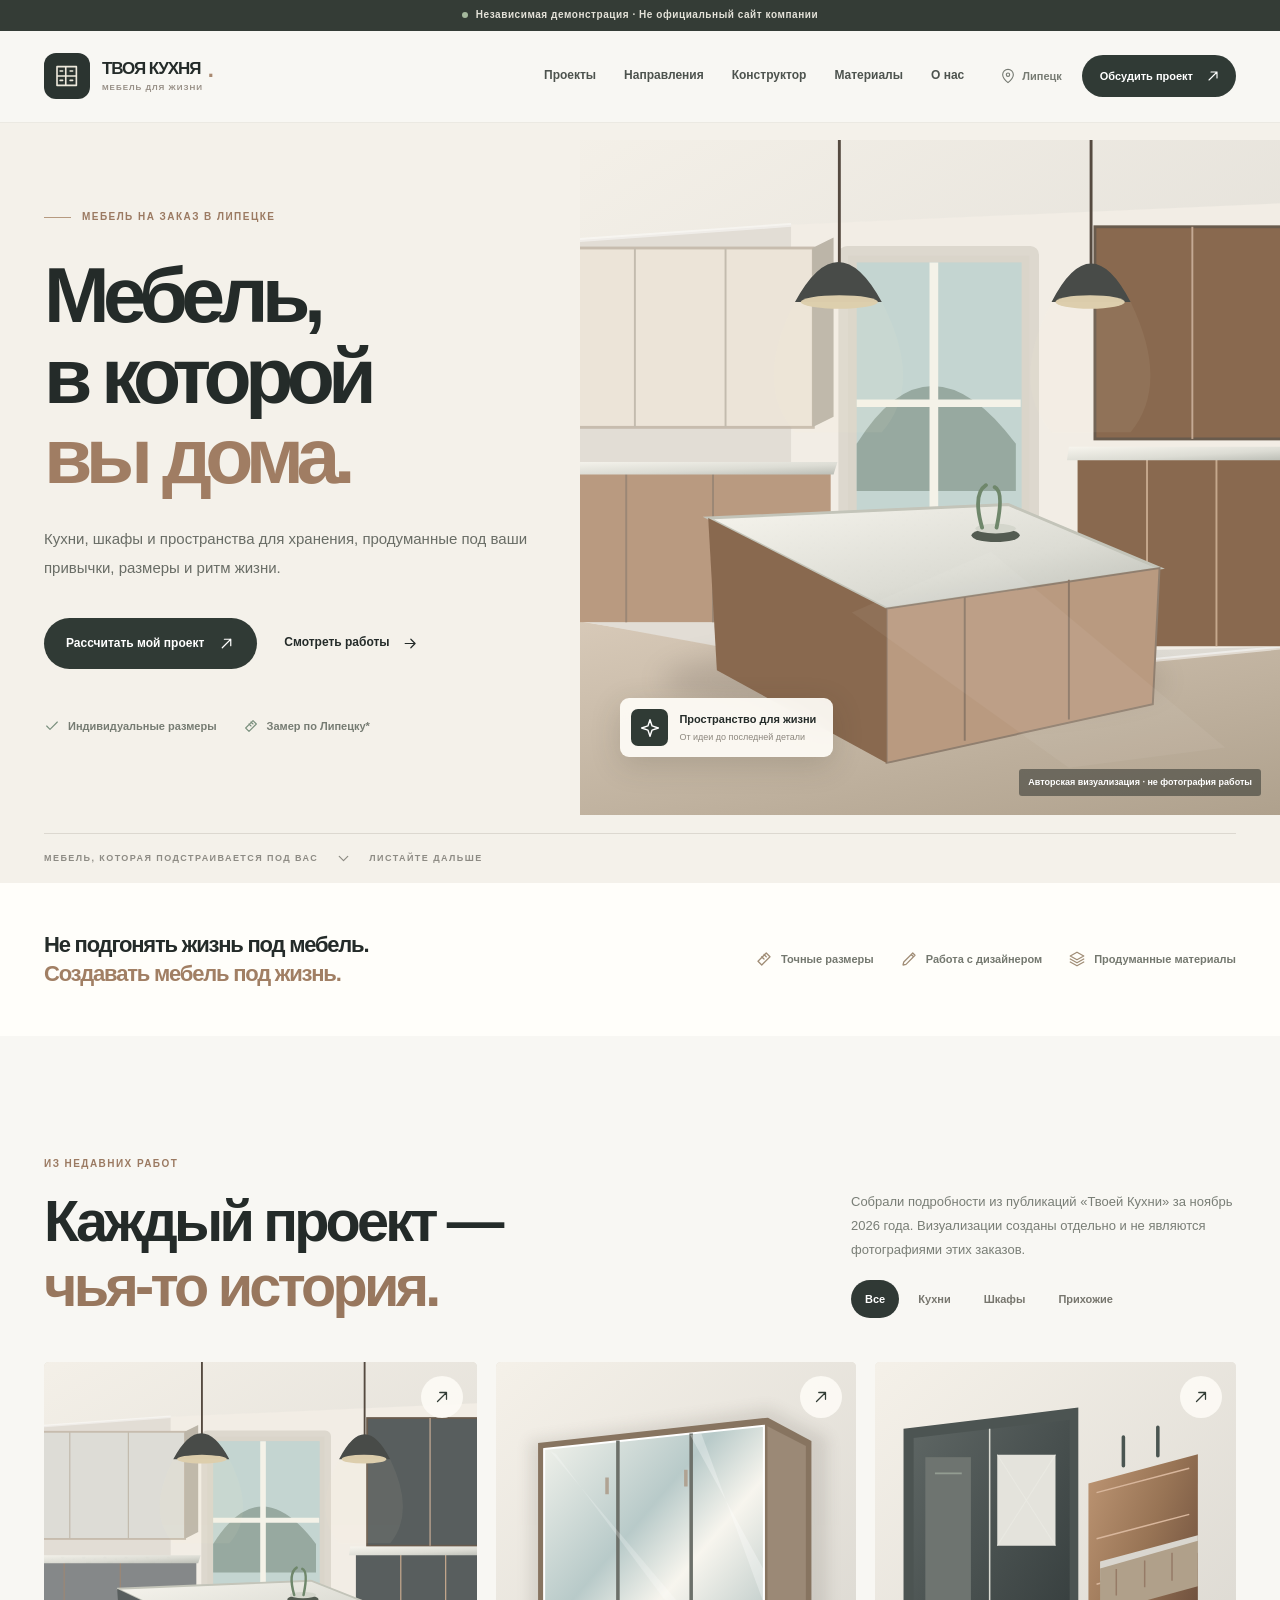
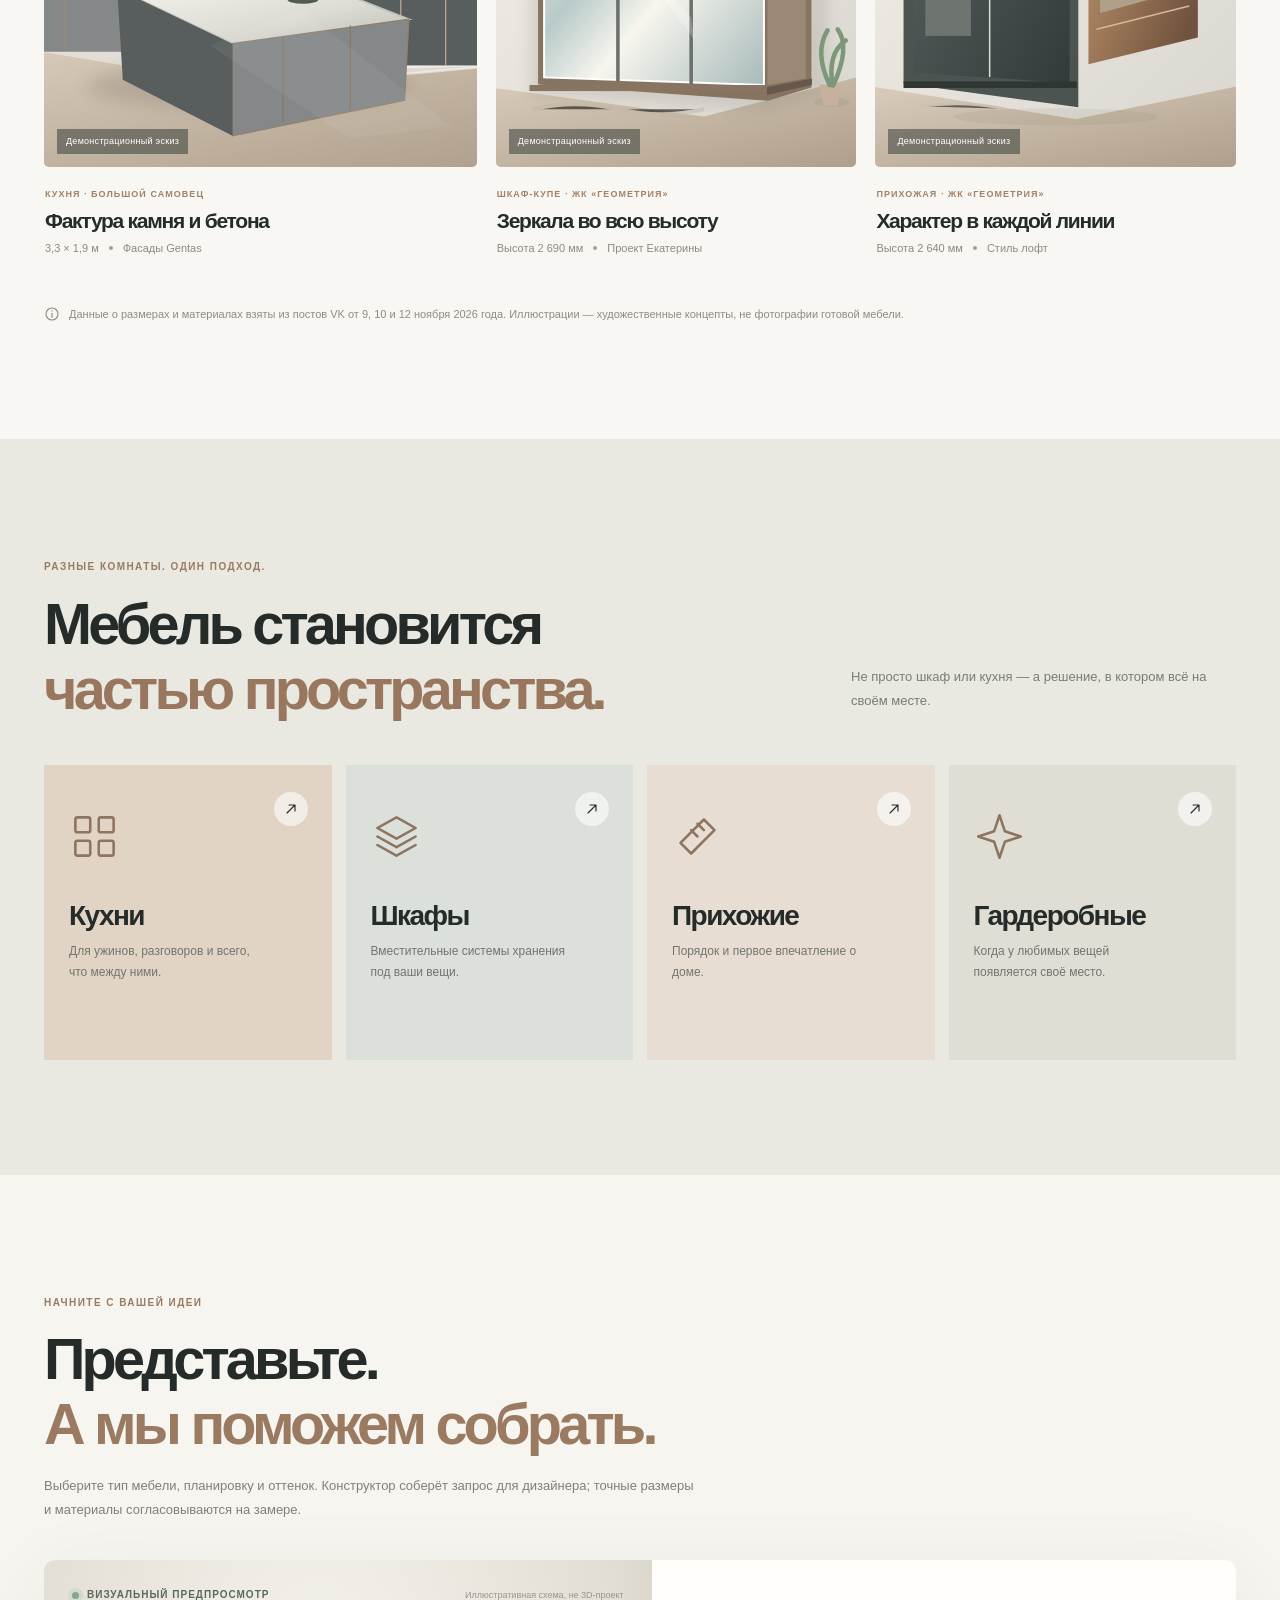
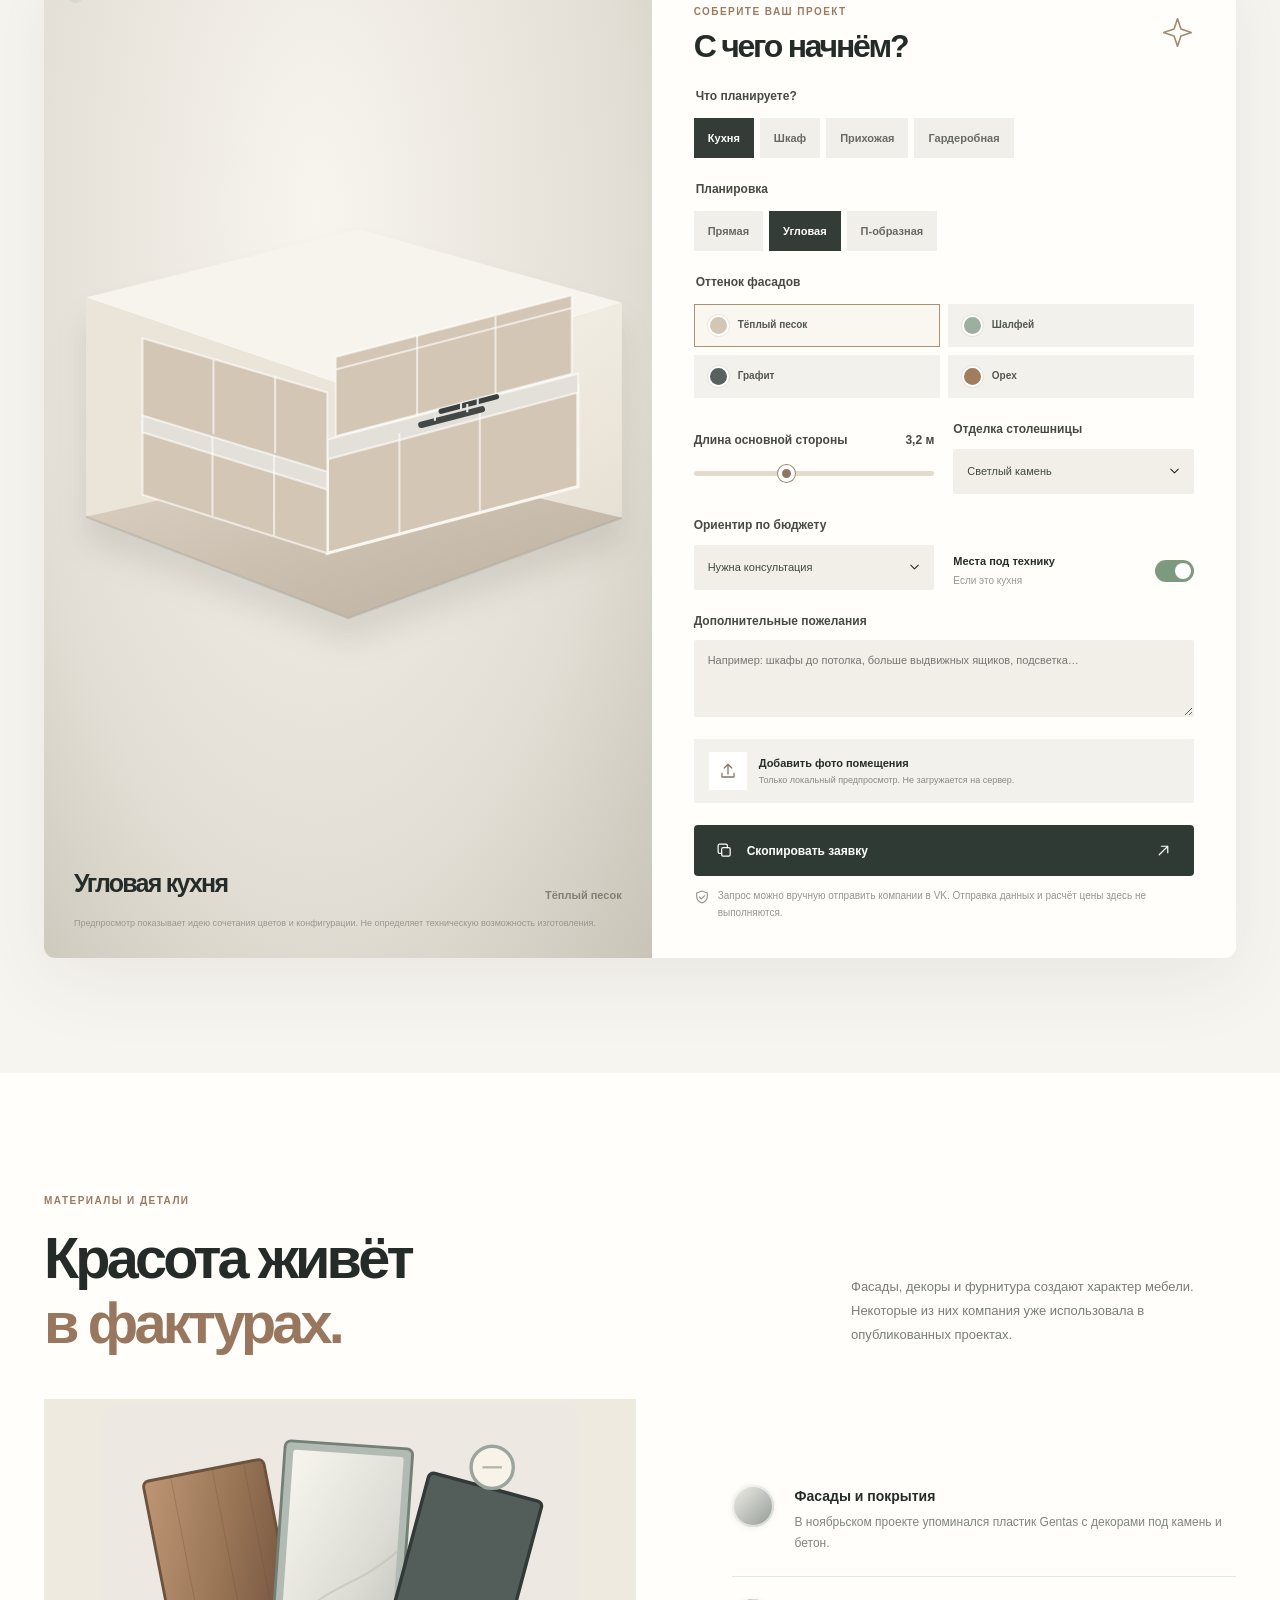
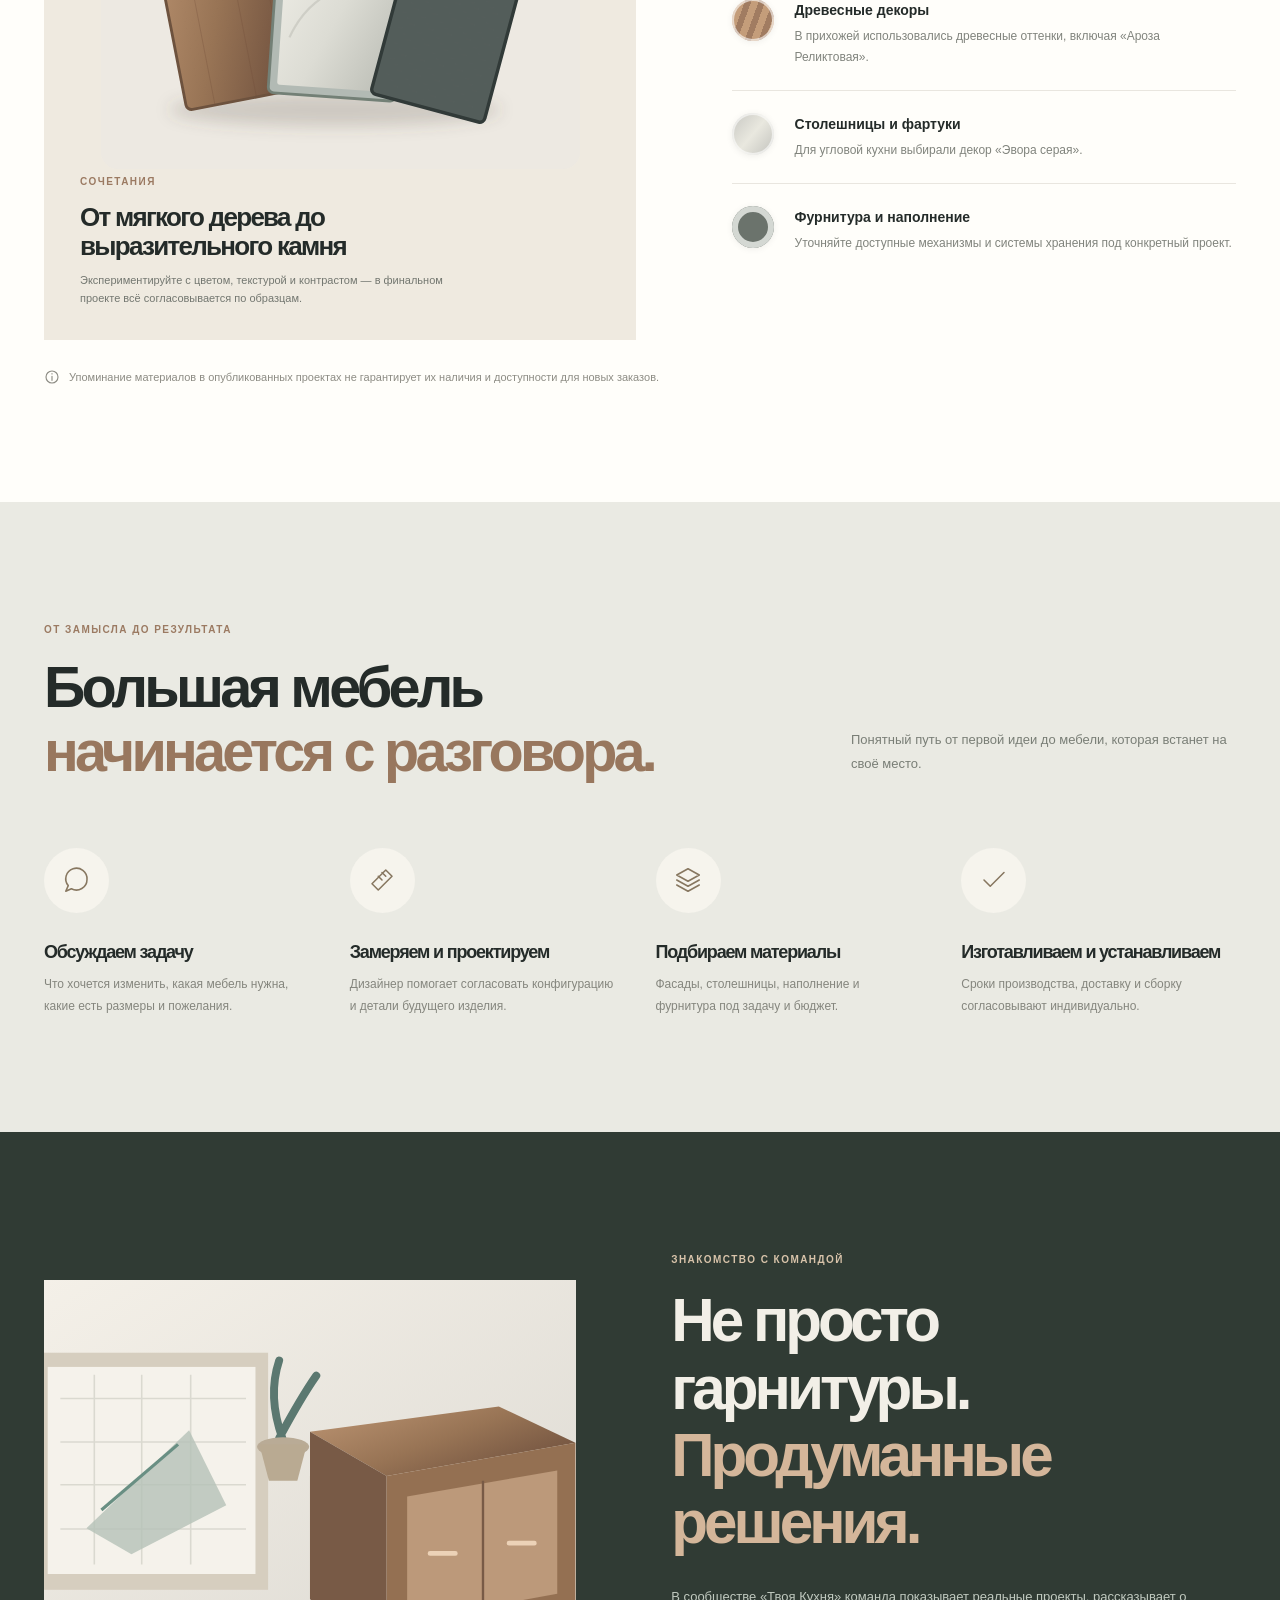
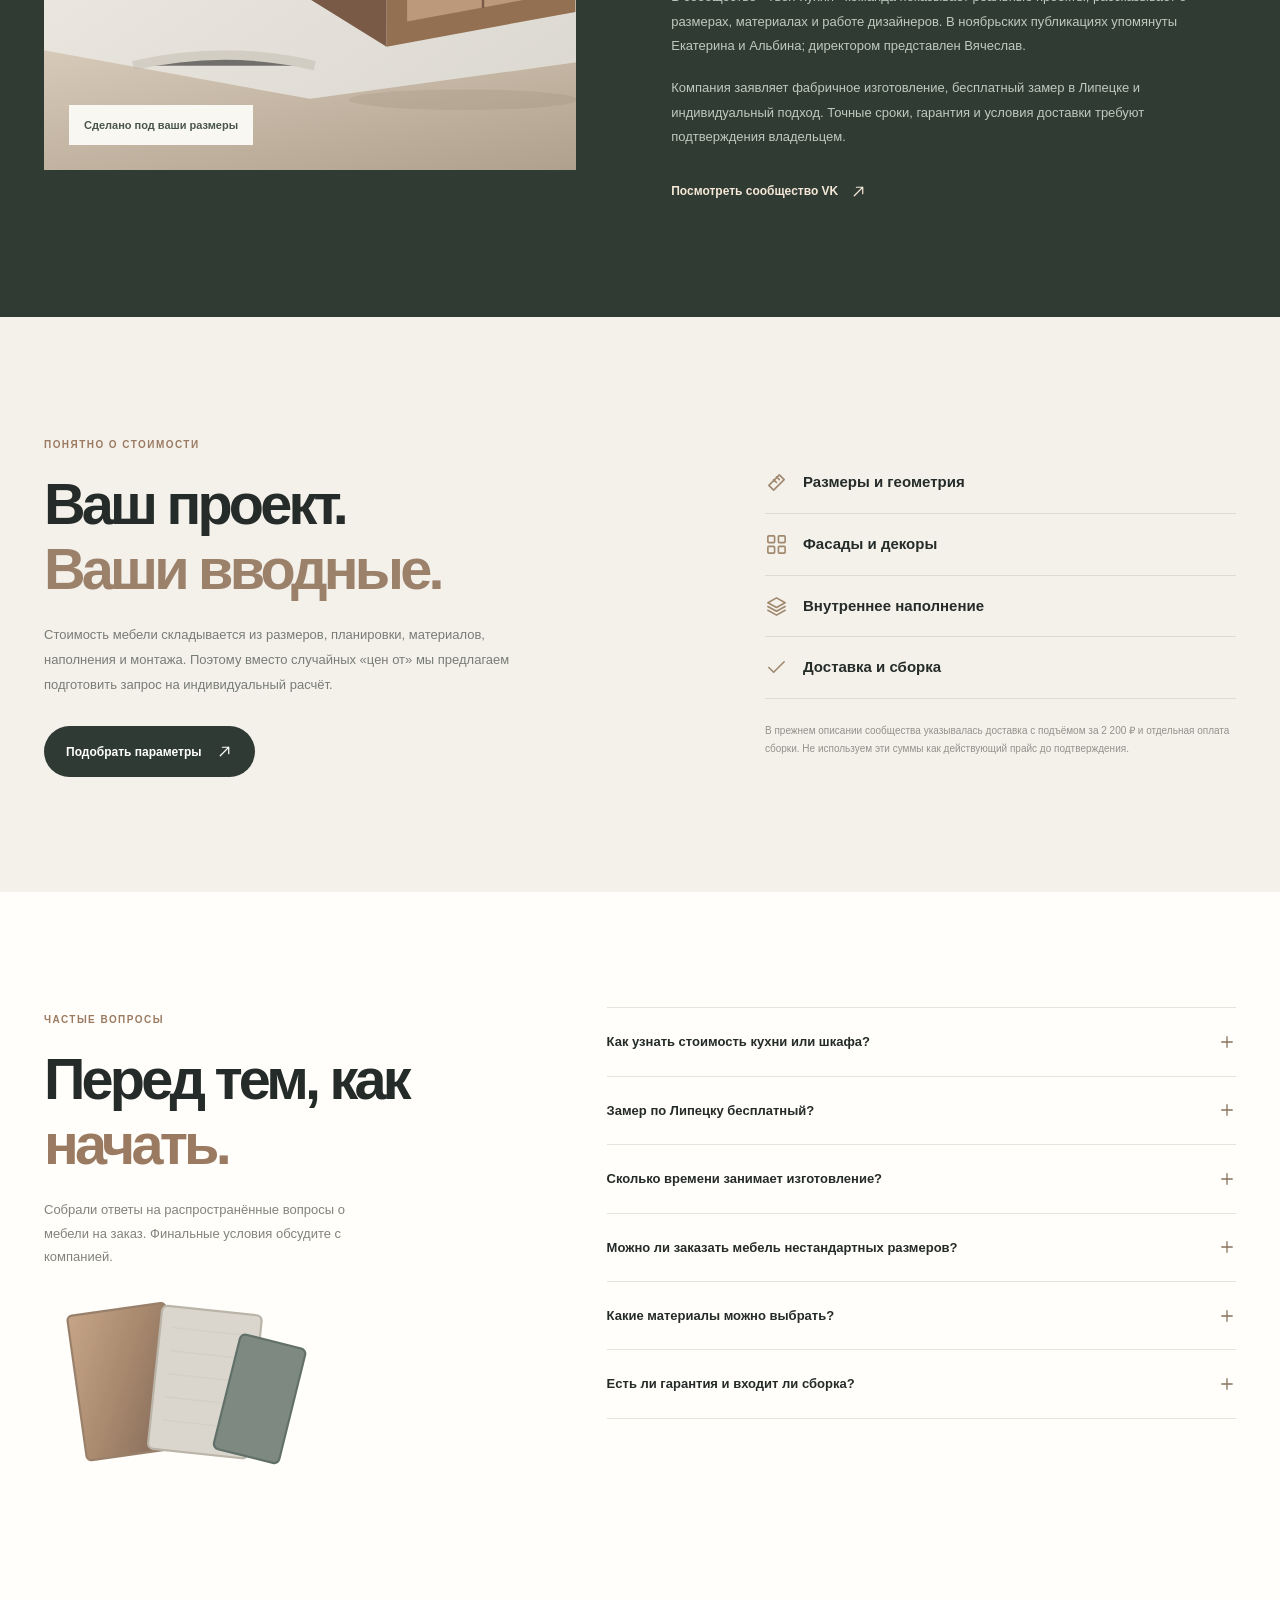
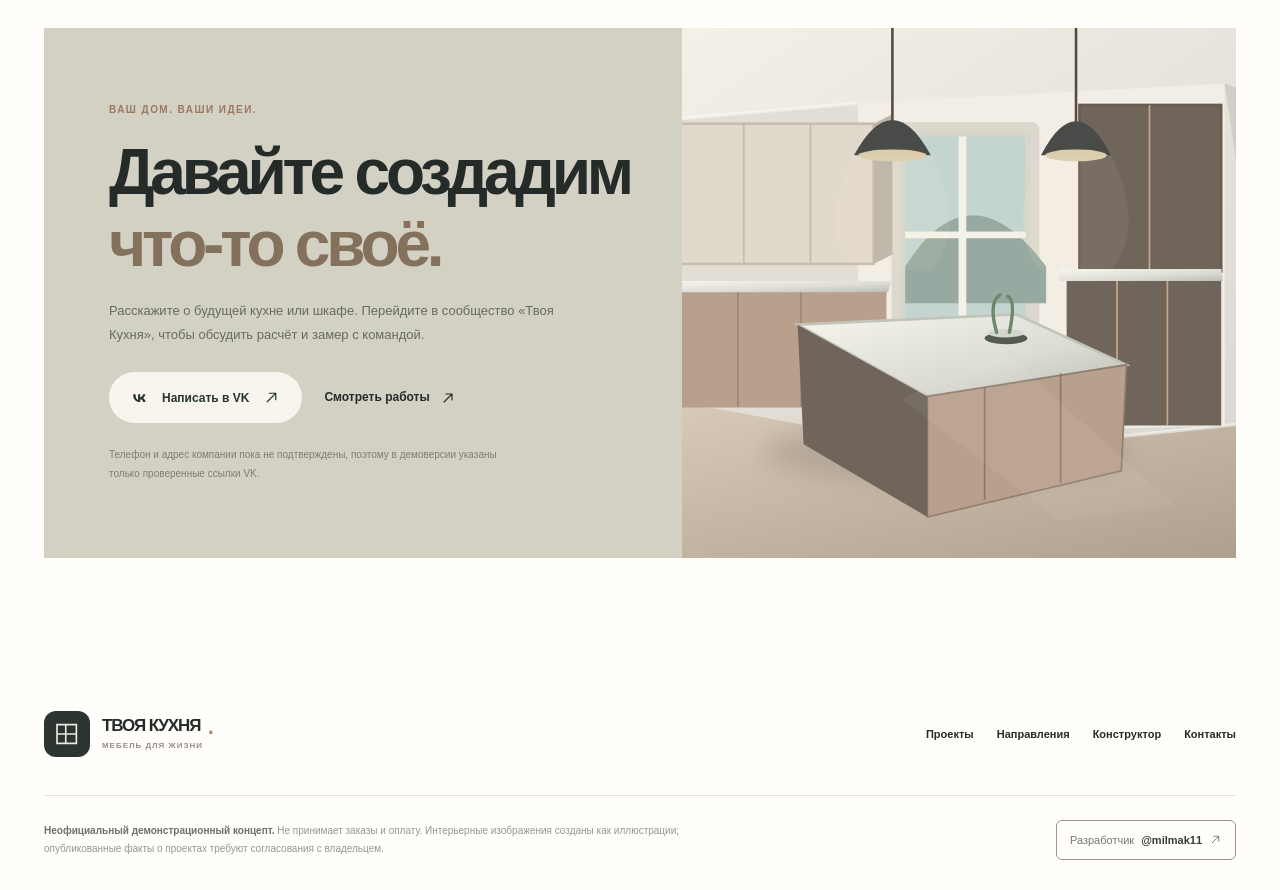
<file: preview-offline.html>
<!doctype html>
<html lang="ru">
<head>
  <meta charset="UTF-8" />
  <meta name="viewport" content="width=device-width,initial-scale=1" />
  <meta name="theme-color" content="#f8f7f3" />
  <meta name="robots" content="noindex,nofollow,noarchive" />
  <meta name="description" content="Независимый демонстрационный концепт сайта «Твоя Кухня» — кухни, шкафы, прихожие и гардеробные на заказ в Липецке. Портфолио и конструктор заявки." />
  <meta property="og:title" content="Твоя Кухня — мебель, созданная под вашу жизнь" />
  <meta property="og:description" content="Кухни, шкафы и гардеробные на заказ. Демонстрационный концепт сайта для Липецка." />
  <link rel="icon" type="image/svg+xml" href="[data-uri]" />
  <style>
:root{--bg:#f8f7f3;--white:#fffefa;--ink:#242b29;--ink2:#39443f;--muted:#817e77;--line:#e4e1da;--accent:#98775f;--sage:#a0b09f;--dark:#262d2a;--paper:#f1ede6;--font:'Manrope','Arial',sans-serif;scroll-behavior:smooth;scroll-padding-top:92px}*{box-sizing:border-box}html{overflow-x:hidden}body{margin:0;min-width:280px;font-family:var(--font);background:var(--bg);color:var(--ink);font-size:14px;line-height:1.65}body.modal-open{overflow:hidden}button,input,select,textarea{font:inherit}button{cursor:pointer}a{color:inherit;text-decoration:none}svg,img{display:block;max-width:100%}.svg-symbols{position:absolute;width:0;height:0;overflow:hidden}.icon{width:18px;height:18px;fill:none;stroke:currentColor;stroke-linecap:round;stroke-linejoin:round;stroke-width:1.7;flex:0 0 auto}::selection{background:#d4c6b3;color:#242b29}button:focus-visible,a:focus-visible,summary:focus-visible,input:focus-visible,select:focus-visible,textarea:focus-visible{outline:3px solid #a6b6a3;outline-offset:3px}.container{width:min(1270px,calc(100% - 88px));margin:auto}.section{padding-block:115px}.skip-link{position:fixed;left:18px;top:-80px;z-index:2000;background:white;padding:12px}.skip-link:focus{top:12px}.demo-banner{background:#343c36;color:#e4e2d9;font-size:10px;font-weight:700;text-align:center;letter-spacing:.055em;padding:7px 10px;display:flex;justify-content:center;align-items:center;gap:8px}.demo-dot{background:#a5b99e;width:6px;height:6px;border-radius:50%}.site-header{position:relative;z-index:30;background:rgba(248,247,243,.96);backdrop-filter:blur(16px);-webkit-backdrop-filter:blur(16px);border-bottom:1px solid #ebe9e2}.header-grid{height:91px;display:flex;align-items:center;gap:36px;justify-content:space-between}.brand{display:flex;align-items:center;gap:12px;white-space:nowrap}.brand-mark{width:46px;height:46px;background:#2b3430;color:#eee9dc;border-radius:12px;display:grid;place-items:center;padding:8px}.brand-mark svg{height:100%;width:100%}.brand-name{display:flex;flex-direction:column;position:relative;font-weight:800;font-size:17px;letter-spacing:-.065em;line-height:1.04}.brand-dot{position:absolute;right:-10px;top:-1px;color:#a98970;font-size:22px}.brand-name small{font-size:8px;letter-spacing:.12em;color:#978f86;margin-top:7px;font-weight:700}.main-nav{display:flex;align-items:center;gap:28px;margin-left:auto}.main-nav a{font-size:12px;font-weight:700;color:#4d534e;transition:color .2s}.main-nav a:hover{color:#9c765e}.header-right{display:flex;align-items:center;gap:20px}.header-city{display:flex;align-items:center;gap:6px;font-size:11px;color:#777b73;font-weight:700}.header-city .icon{width:16px;height:16px}.header-cta{background:#303a35;color:#fff;display:flex;align-items:center;gap:12px;border-radius:40px;padding:12px 15px 12px 18px;font-size:11px;font-weight:800;transition:transform .2s,background .2s}.header-cta:hover{background:#526a59;transform:translateY(-2px)}.header-cta .icon{width:16px;height:16px}.nav-toggle,.mobile-nav{display:none}.mobile-nav[hidden]{display:none}
/* typography */
h1,h2,h3,h4,p{margin-top:0}h1,h2,h3,h4{line-height:1.12;letter-spacing:-.066em;font-weight:800}h2{font-size:clamp(39px,4.5vw,66px)}h2 em,h1 em{font-style:normal;color:#9b7a62}.eyebrow,.kicker{display:inline-flex;align-items:center;gap:11px;color:#9b7a62;letter-spacing:.145em;font-size:10px;font-weight:800}.kicker-line{width:27px;height:1px;background:#b69a80}.btn{border:0;border-radius:999px;padding:17px 22px;display:inline-flex;justify-content:center;align-items:center;gap:14px;font-size:12px;font-weight:800;transition:transform .28s,box-shadow .28s,background .28s;white-space:nowrap;line-height:1.35}.btn:hover{transform:translateY(-3px);box-shadow:0 15px 28px #252d2b24}.btn-dark{background:#303a35;color:#fff}.btn-dark:hover{background:#4b6456}.btn-light{background:#f7f5ee;color:#26332c}.btn-light:hover{background:#e8e6dd}.btn .icon{width:17px;height:17px}.inline-link{display:inline-flex;align-items:center;gap:12px;font-size:12px;font-weight:800;transition:color .2s}.inline-link .icon{width:17px;height:17px;transition:transform .2s}.inline-link:hover{color:#9b795e}.inline-link:hover .icon{transform:translateX(4px)}.section-head{display:flex;justify-content:space-between;align-items:end;gap:40px;margin-bottom:44px}.section-head h2{margin:15px 0 0}.section-head h2 em{color:#98775e}.section-head-text,.section-head-side{max-width:385px;color:#797e76;font-size:13px;line-height:1.85}.section-head-text{margin:0 0 8px}.section-head-side>p{margin:0 0 18px}
/* hero */
.hero{background:#f4f1ea;position:relative;overflow:hidden}.hero-layout{display:grid;grid-template-columns:.9fr 1.1fr;min-height:690px;align-items:center;gap:0}.hero-content{padding:79px 0 98px;z-index:2;position:relative}.hero h1{font-size:clamp(68px,6.15vw,98px);letter-spacing:-.083em;line-height:1.02;margin:30px 0 28px;max-width:650px}.hero h1 em{color:#a07d63}.hero-content>p{max-width:490px;font-size:15px;color:#696d66;line-height:1.95;margin:0}.hero-cta-row{display:flex;align-items:center;gap:27px;margin-top:35px;flex-wrap:wrap}.hero-meta{margin-top:48px;display:flex;gap:26px;align-items:center;flex-wrap:wrap}.hero-meta span{display:flex;gap:8px;align-items:center;color:#767c73;font-size:11px;font-weight:750}.hero-meta .icon{height:16px;width:16px;color:#798f7d}.hero-visual{height:675px;margin-right:calc((min(1270px,100vw - 88px) - 100vw)/2);position:relative;display:flex;align-items:center;overflow:hidden;background:#e8e2d9}.hero-image{height:100%;width:100%;object-fit:cover;object-position:center;transition:transform 1.2s cubic-bezier(.2,.8,.2,1)}.hero-visual:hover .hero-image{transform:scale(1.035)}.hero-image-label{position:absolute;bottom:58px;left:40px;display:flex;align-items:center;gap:11px;padding:11px 17px 11px 11px;background:#fefcf7ed;backdrop-filter:blur(13px);box-shadow:0 8px 30px #2f32262b;border-radius:9px;animation:floatBubble 5s ease-in-out infinite}.hero-image-label-icon{background:#303b35;color:#fff;width:37px;height:37px;display:grid;place-items:center;border-radius:7px}.hero-image-label-icon .icon{width:20px;height:20px}.hero-image-label strong{display:block;font-size:11px}.hero-image-label small{display:block;font-size:9px;color:#8c877e;margin-top:2px}.hero-visual-caption{position:absolute;right:19px;bottom:19px;font-size:9px;font-weight:700;color:#fff;background:#3236318f;padding:6px 9px;border-radius:3px}.hero-bottom{display:flex;align-items:center;gap:17px;height:50px;border-top:1px solid #dcd8d0;color:#8d8b84;font-size:9px;font-weight:800;letter-spacing:.16em}.hero-bottom .icon{width:17px;height:17px}.intro-strip{background:#fffefa}.intro-strip-inner{padding:47px 0;display:flex;align-items:center;justify-content:space-between;gap:35px}.intro-strip p{font-size:22px;font-weight:650;letter-spacing:-.055em;line-height:1.35;margin:0}.intro-strip p strong{color:#a17f64;font-weight:800}.intro-trio{display:flex;gap:26px;flex-wrap:wrap}.intro-trio span{display:flex;align-items:center;gap:8px;color:#74786f;font-size:11px;font-weight:750}.intro-trio .icon{color:#a08d76;width:18px;height:18px}
/* portfolio */
.projects{background:#f8f7f3}.filter-pills{display:flex;gap:5px;flex-wrap:wrap}.filter-pills button{background:transparent;border:0;border-radius:30px;padding:9px 14px;color:#77766e;font-size:11px;font-weight:700;transition:background .2s,color .2s}.filter-pills button[aria-pressed=true],.filter-pills button:hover{color:#fff;background:#303935}.project-grid{display:grid;grid-template-columns:1.2fr 1fr 1fr;gap:19px;align-items:start}.project-card{min-width:0;appearance:none;border:0;background:none;padding:0;text-align:left;color:var(--ink);width:100%}.project-card[hidden]{display:none}.project-visual{display:block;height:405px;position:relative;overflow:hidden;background:#e6e2da;border-radius:5px;isolation:isolate}.project-card-feature .project-visual{height:405px}.project-card:nth-child(2) .project-visual{background:#e9e4dd}.project-card:nth-child(3) .project-visual{background:#e2dfd7}.project-visual>img{width:100%;height:100%;object-fit:cover;transition:transform .65s cubic-bezier(.16,.7,.2,1)}.project-card:hover .project-visual>img{transform:scale(1.045)}.project-hint{position:absolute;left:13px;bottom:13px;font-size:9px;letter-spacing:.03em;color:#fff;background:#2d353080;padding:5px 9px}.project-expand{position:absolute;right:14px;top:14px;background:#fdfbf6e8;color:#333d36;border-radius:50%;height:42px;width:42px;display:grid;place-items:center;transition:background .2s,transform .2s}.project-expand .icon{width:18px;height:18px}.project-card:hover .project-expand{background:#fff;transform:rotate(8deg)}.project-description{padding:20px 1px;display:flex;flex-direction:column;gap:6px}.project-location{font-size:9px;letter-spacing:.115em;font-weight:800;color:#a18268}.project-name{font-size:21px;line-height:1.2;letter-spacing:-.06em;font-weight:800}.project-spec{font-size:11px;color:#8c8b81;display:flex;align-items:center;gap:10px}.dot{width:4px;height:4px;border-radius:50%;background:#a2a096}.project-source,.materials-note{font-size:11px;color:#8d8c84;display:flex;align-items:flex-start;gap:9px;line-height:1.7;margin:28px 0 0}.project-source .icon,.materials-note .icon{height:16px;width:16px;margin-top:1px}
/* directions */
.directions{background:#e9e9e1}.directions-grid{display:grid;grid-template-columns:repeat(4,minmax(0,1fr));gap:14px}.direction-card{min-height:295px;padding:29px 25px;background:#f5f2eb;position:relative;overflow:hidden;transition:transform .3s,box-shadow .3s}.direction-card:hover{transform:translateY(-6px);box-shadow:0 18px 28px #4b4b4017}.direction-kitchen{background:#e1d4c5}.direction-wardrobe{background:#dbe0db}.direction-hallway{background:#e8ddd3}.direction-dressing{background:#e0ded4}.direction-icon{height:85px;display:flex;align-items:center;color:#8d745f}.direction-icon>.icon{width:51px;height:51px;stroke-width:1.2}.direction-card h3{font-size:28px;letter-spacing:-.055em;margin:21px 0 9px}.direction-card p{color:#72756f;font-size:12px;line-height:1.75;max-width:200px;margin:0}.direction-link{position:absolute;right:24px;top:27px;background:#fff9;border-radius:50%;width:34px;height:34px;display:grid;place-items:center;transition:transform .3s}.direction-link .icon{width:16px;height:16px}.direction-card:hover .direction-link{transform:translate(3px,-3px)}
/* configurator */
.builder-section{background:#f7f5f0}.builder-header{max-width:760px;margin-bottom:38px}.builder-header h2{margin:14px 0 18px}.builder-header p{font-size:13px;color:#807f78;max-width:650px;line-height:1.85;margin:0}.builder-layout{display:grid;grid-template-columns:1.04fr 1fr;background:#fffefa;box-shadow:0 20px 80px #3a423714;border-radius:11px;overflow:hidden}.builder-preview{background:radial-gradient(ellipse at 45% 25%,#f8f5ef,#e2ded5 65%,#c9c4b7);position:relative;min-height:780px;display:flex;flex-direction:column;justify-content:space-between;--facade:#D4C6B4;--counter:#E2E0D8}.builder-preview-top{display:flex;justify-content:space-between;align-items:center;gap:10px;padding:27px 28px 0}.preview-tag{display:flex;align-items:center;gap:8px;letter-spacing:.1em;font-weight:850;font-size:10px;color:#59695d}.live-dot{width:7px;height:7px;background:#82a98d;box-shadow:0 0 0 4px #a4c0a340;border-radius:50%}.preview-sub{font-size:9px;color:#96968d;text-align:right}.builder-art-wrap{display:grid;place-items:center;flex:1;min-height:380px;overflow:hidden}.builder-svg{width:110%;max-width:710px;filter:drop-shadow(0 24px 14px #56504422);transition:filter .2s}.builder-svg *{transition:fill .38s ease,opacity .38s ease}.builder-preview-bottom{display:flex;justify-content:space-between;gap:15px;align-items:end;padding:0 30px 5px}.builder-preview-bottom span:first-child{font-size:25px;font-weight:800;letter-spacing:-.07em}.builder-preview-bottom span:last-child{font-size:11px;color:#827f75;font-weight:700}.builder-preview-caption{padding:8px 30px 27px;color:#9b978e;font-size:9px;line-height:1.55}.builder-form{padding:39px 42px 37px;display:flex;flex-direction:column;gap:22px}.builder-form-top{display:flex;justify-content:space-between;align-items:center}.builder-form h3{font-size:32px;letter-spacing:-.07em;margin:7px 0 0}.form-deco{color:#a48a70;width:33px;height:33px;stroke-width:1.2}.control-group{border:0;padding:0;margin:0;min-width:0}.control-group legend,.field-block label,.range-wrap label{font-size:12px;font-weight:800;color:#474a42;margin-bottom:11px}.pill-group{display:flex;flex-wrap:wrap;gap:6px}.pill-group button{background:#f1efe9;border:0;color:#666a62;padding:11px 14px;font-size:11px;font-weight:750;transition:background .2s,color .2s;white-space:nowrap}.pill-group button[aria-pressed=true],.pill-group button:hover{background:#333c36;color:#fff}.swatch-grid{display:grid;grid-template-columns:repeat(2,minmax(0,1fr));gap:8px}.swatch-grid button{min-width:0;border:1px solid transparent;background:#f3f1eb;color:#52584f;display:flex;align-items:center;gap:9px;padding:10px 13px;font-size:10px;font-weight:700;text-align:left;transition:border-color .2s,background .2s}.swatch-grid button[aria-pressed=true]{border-color:#a89277;background:#faf7f0}.swatch-grid button>span{display:inline-block;width:21px;height:21px;border-radius:50%;background:var(--swatch);border:2px solid #fff;box-shadow:0 0 0 1px #3331}.builder-split{display:grid;grid-template-columns:1fr 1fr;gap:19px;align-items:end}.range-wrap{display:flex;flex-direction:column;gap:10px}.range-wrap label{display:flex;align-items:center;justify-content:space-between;gap:6px;margin:0}.range-wrap label strong{white-space:nowrap}.range-wrap input{appearance:none;width:100%;height:5px;border-radius:10px;background:#e2dbce;accent-color:#a08268;margin:10px 0 18px;cursor:pointer}.range-wrap input::-webkit-slider-thumb{appearance:none;width:17px;height:17px;background:#8d755f;border:4px solid white;border-radius:50%;box-shadow:0 0 0 1px #a18a72}.range-wrap input::-moz-range-thumb{width:12px;height:12px;background:#8d755f;border:3px solid white;border-radius:50%}.field-block{display:flex;flex-direction:column;gap:9px}.field-block label{margin:0}.select-shell{position:relative}.select-shell>select,.field-block textarea{width:100%;min-height:45px;background:#f2efe8;border:1px solid transparent;border-radius:2px;padding:11px 13px;color:#414940;outline:none;font-size:11px}.select-shell>select{appearance:none;padding-right:33px;cursor:pointer}.select-shell>.icon{position:absolute;right:12px;top:50%;transform:translateY(-50%);width:15px;height:15px;pointer-events:none}.field-block textarea{resize:vertical;min-height:77px;line-height:1.6}.select-shell select:focus,.field-block textarea:focus{border-color:#ab9b87;background:#fbfaf7}.toggle-line{display:flex;justify-content:space-between;align-items:center;gap:7px;cursor:pointer}.toggle-line>span:first-child{display:flex;flex-direction:column;gap:3px}.toggle-line strong{font-size:11px}.toggle-line small{font-size:10px;color:#999891}.switch{position:relative;display:inline-flex}.switch input{position:absolute;inset:0;opacity:0;z-index:2;width:100%;height:100%;cursor:pointer;margin:0}.switch i{width:39px;height:22px;display:block;background:#c8c6bd;border-radius:30px;position:relative;transition:background .2s}.switch i:before{content:'';position:absolute;width:16px;height:16px;border-radius:50%;left:3px;top:3px;background:#fff;transition:transform .2s}.switch input:checked+i{background:#7d9a7e}.switch input:checked+i:before{transform:translateX(17px)}.switch input:focus-visible+i{outline:3px solid #a6b6a3;outline-offset:3px}.file-drop{display:flex;align-items:center;gap:12px;background:#f2f1eb;padding:13px 15px;cursor:pointer;transition:background .2s;position:relative}.file-drop:hover{background:#e9e8e0}.upload-icon{width:38px;height:38px;display:grid;place-items:center;background:#fff;color:#85755f;flex:0 0 auto}.file-drop strong{display:block;font-size:11px}.file-drop small{display:block;font-size:9px;color:#888b82;line-height:1.55;margin-top:2px}.file-drop input{position:absolute;opacity:0;inset:0;width:100%;height:100%;cursor:pointer}.photo-preview{position:relative;width:105px;height:82px;margin-top:-9px}.photo-preview[hidden]{display:none}.photo-preview img{height:100%;width:100%;object-fit:cover}.photo-preview button{position:absolute;right:3px;top:3px;width:26px;height:26px;border:0;background:#fff;display:grid;place-items:center}.photo-preview button .icon{width:15px;height:15px}.builder-submit{width:100%;border-radius:4px;justify-content:center}.builder-submit .icon:last-child{margin-left:auto}.builder-disclaimer{display:flex;align-items:flex-start;gap:8px;font-size:10px;color:#93978e;line-height:1.65;margin:-10px 0 0}.builder-disclaimer .icon{width:16px;height:16px;flex:0 0 auto;margin-top:1px}
/* materials */
.materials{background:#fffefa}.materials-layout{display:grid;grid-template-columns:1.08fr .92fr;align-items:center;gap:8%}.material-feature{background:#efeae0;position:relative;overflow:hidden;min-height:530px}.material-feature>img{width:100%;height:370px;object-fit:contain;padding:5px 15px 0;transition:transform .5s}.material-feature:hover>img{transform:translateY(-8px)}.material-feature>div{padding:0 36px 32px}.material-feature h3{font-size:26px;margin:10px 0;max-width:430px}.material-feature p{font-size:11px;color:#737770;max-width:400px;line-height:1.7;margin:0}.material-list{display:flex;flex-direction:column}.material-row{display:flex;gap:21px;padding:22px 0;border-bottom:1px solid #e9e6df}.material-row:last-child{border-bottom:0}.material-dot{width:42px;height:42px;border-radius:50%;flex:0 0 auto;box-shadow:inset 0 0 0 2px #fff9,0 1px 7px #0001}.dot-stone{background:linear-gradient(135deg,#F1F1E8,#929895)}.dot-wood{background:repeating-linear-gradient(110deg,#a17c61 0 6px,#c49d7a 6px 13px)}.dot-counter{background:linear-gradient(130deg,#c7c7c2,#e9e8df,#c1c1bc)}.dot-mechanism{background:#6b736c;box-shadow:inset 0 0 0 6px #d4d8d3,0 1px 7px #0001}.material-row strong{font-size:14px}.material-row p{color:#81847d;font-size:12px;max-width:440px;margin:4px 0 0;line-height:1.75}.materials-note{margin-top:28px}
/* process */
.workflow{background:#eaeae3}.workflow-grid{display:grid;grid-template-columns:repeat(4,minmax(0,1fr));gap:31px}.workflow-item{padding:20px 10px 0 0}.workflow-symbol{color:#877760;width:65px;height:65px;border-radius:50%;background:#f6f4ed;display:grid;place-items:center;margin-bottom:29px}.workflow-symbol .icon{width:30px;height:30px;stroke-width:1.25}.workflow-item h3{font-size:18px;margin:0 0 12px}.workflow-item p{font-size:12px;color:#85867e;line-height:1.8;margin:0}
/* about and estimate */
.about{background:#303b34;color:#f2efe7}.about-layout{display:grid;grid-template-columns:.97fr 1.03fr;gap:8%;align-items:center}.about-visual{position:relative;min-height:490px;background:#e8dfd1}.about-visual img{height:490px;width:100%;object-fit:cover}.about-image-badge{position:absolute;left:25px;bottom:25px;background:#f9f7f1;padding:11px 15px;color:#49574b;font-size:11px;font-weight:750}.about-content .eyebrow{color:#d8c3aa}.about-content h2{margin:17px 0 28px;font-size:clamp(39px,4.7vw,64px)}.about-content h2 em{color:#d4b69a}.about-content>p{font-size:13px;color:#c0c9bf;max-width:540px;line-height:1.9;margin-bottom:17px}.about-content .inline-link{margin-top:15px;color:#f5e8d7}.estimate{background:#f4f1eb}.estimate-layout{display:grid;grid-template-columns:1fr .85fr;gap:14%;align-items:center}.estimate h2{margin:17px 0 22px}.estimate h2 em{color:#9b806a}.estimate-copy>p{max-width:490px;font-size:13px;color:#787d74;line-height:1.9;margin-bottom:29px}.cost-factors{display:flex;flex-direction:column}.cost-factors>div{display:flex;align-items:center;gap:15px;padding:18px 0;border-bottom:1px solid #dedbd3;font-size:15px;font-weight:750}.cost-factors>div .icon{width:23px;height:23px;color:#a0886e}.cost-factors>p{color:#93918a;font-size:10px;line-height:1.75;margin:23px 0 0}
/* faq */
.faq{background:#fffefa}.faq-layout{display:grid;grid-template-columns:.8fr 1.2fr;gap:12%}.faq-heading h2{margin:17px 0 22px}.faq-heading>p{color:#81837c;max-width:310px;font-size:13px;line-height:1.8}.faq-heading img{width:280px;margin:27px 0 0;opacity:.85}.faq-items{border-top:1px solid #e8e4dd}.faq-items details{border-bottom:1px solid #e8e4dd}.faq-items summary{display:flex;justify-content:space-between;align-items:center;gap:14px;cursor:pointer;list-style:none;padding:23px 0;font-size:13px;font-weight:800}.faq-items summary::-webkit-details-marker{display:none}.faq-items summary .icon{width:18px;height:18px;transition:transform .2s;color:#86715d}.faq-items details[open] summary .icon{transform:rotate(45deg)}.faq-items details p{font-size:12px;color:#81867d;line-height:1.85;padding:0 40px 25px 0;margin:0}
/* contacts */
.contact-section{padding-top:45px;background:#fffefa}.contact-panel{background:#d3d0c4;display:grid;grid-template-columns:1.07fr .93fr;position:relative;overflow:hidden;min-height:530px}.contact-text{padding:69px 0 62px 65px;position:relative;z-index:2}.contact-text h2{font-size:clamp(45px,5vw,72px);margin:17px 0 19px}.contact-text h2 em{color:#84715c}.contact-text>p{color:#656c64;max-width:475px;font-size:13px;line-height:1.85}.contact-actions{display:flex;align-items:center;gap:22px;flex-wrap:wrap;margin:25px 0 0}.contact-secondary{font-size:12px;font-weight:800;display:flex;align-items:center;gap:10px}.contact-secondary .icon{width:16px;height:16px}.contact-text .contact-note{font-size:10px;color:#7c8075;margin:23px 0 0;max-width:420px}.contact-panel>img{width:100%;height:100%;object-fit:cover;align-self:end}.footer{background:#fffefa}.footer-top{display:flex;justify-content:space-between;align-items:center;gap:30px;padding:38px 0}.footer-top nav{display:flex;gap:23px;flex-wrap:wrap}.footer-top nav a{font-size:11px;font-weight:750}.footer-top nav a:hover{color:#90725d}.footer-bottom{border-top:1px solid #e6e3dc;display:flex;align-items:center;justify-content:space-between;gap:30px;padding:24px 0 30px}.footer-bottom p{font-size:10px;color:#95968e;max-width:710px;line-height:1.75;margin:0}.footer-bottom p strong{color:#6c7169}.developer-credit{display:flex;align-items:center;gap:7px;border:1px solid #9d998d;padding:10px 13px;border-radius:6px;white-space:nowrap;color:#77776e;font-size:11px;transition:background .2s,transform .2s}.developer-credit strong{color:#313c34}.developer-credit .icon{width:13px;height:13px}.developer-credit:hover{background:#f1ede6;transform:translateY(-2px)}
/* overlays */
.project-modal[hidden]{display:none}.project-modal{position:fixed;z-index:1000;inset:0;display:grid;place-items:center;padding:24px}.modal-backdrop{position:absolute;inset:0;background:#1b2522bf;backdrop-filter:blur(7px)}.modal-dialog{position:relative;display:grid;grid-template-columns:.9fr 1.1fr;width:min(960px,100%);background:#fffefa;max-height:min(92vh,850px);overflow:auto;box-shadow:0 40px 100px #12191588;animation:pop-in .22s both}.modal-close{position:absolute;right:16px;top:16px;z-index:2;display:grid;place-items:center;width:40px;height:40px;border:0;background:#f6f4ee}.modal-img{min-height:560px;position:relative;overflow:hidden;background:#e5ded3}.modal-img img{width:100%;height:100%;object-fit:cover;position:absolute;inset:0}.modal-img span{position:absolute;bottom:15px;left:16px;background:#303934bd;color:white;font-size:9px;padding:6px 9px}.modal-body{padding:57px 43px 43px}.modal-body h2{font-size:40px;line-height:1.12;margin:18px 0}.modal-body p{font-size:13px;color:#7d827a;line-height:1.8}.modal-specs{display:grid;gap:0;margin:25px 0}.modal-specs>div{display:grid;grid-template-columns:110px 1fr;gap:14px;border-bottom:1px solid #e9e6df;padding:13px 0;font-size:12px}.modal-specs>div span:first-child{color:#8e8e85}.modal-specs>div span:last-child{font-weight:750}.modal-note{font-size:10px!important;color:#9b9a90!important}.modal-body .btn{margin-top:16px;width:100%}.modal-vk-link{display:flex;gap:7px;align-items:center;justify-content:center;font-size:11px;font-weight:800;color:#7a796f;margin-top:19px}.modal-vk-link .icon{width:15px;height:15px}.toast{position:fixed;bottom:25px;left:50%;transform:translate(-50%,18px);background:#303a35;color:white;padding:13px 20px;font-size:12px;font-weight:750;z-index:1200;max-width:calc(100vw - 36px);opacity:0;pointer-events:none;transition:opacity .25s,transform .25s;box-shadow:0 12px 35px #303a3540}.toast.show{opacity:1;transform:translate(-50%,0)}.photo-preview[hidden]{display:none}
/* reveal effects */
.reveal{opacity:0;transform:translateY(24px);transition:opacity .78s cubic-bezier(.18,.8,.25,1),transform .78s cubic-bezier(.18,.8,.25,1)}.reveal.is-visible{opacity:1;transform:translateY(0)}@keyframes pop-in{from{opacity:0;transform:translateY(10px) scale(.99)}to{opacity:1;transform:translateY(0) scale(1)}}@keyframes floatBubble{0%,100%{transform:translateY(0)}50%{transform:translateY(-8px)}}
@media(max-width:1190px){.container{width:min(1270px,calc(100% - 60px))}.header-grid{gap:15px}.main-nav{gap:17px}.header-right{gap:12px}.header-city{display:none}.hero-visual{margin-right:calc((min(1270px,100vw - 60px) - 100vw)/2)}.hero h1{font-size:clamp(62px,6.9vw,88px)}.builder-form{padding:34px 29px;gap:19px}.direction-card{padding:26px 18px}.project-name{font-size:19px}.section-head-side{max-width:350px}}
@media(max-width:960px){.main-nav{display:none}.nav-toggle{display:grid;place-items:center;border:0;background:transparent;color:#333b33;padding:10px}.nav-toggle .icon{height:23px;width:23px}.header-grid{height:79px}.mobile-nav:not([hidden]){display:grid;padding:10px 30px 25px;background:#f8f7f3;box-shadow:0 20px 30px #292e2921}.mobile-nav a{font-size:13px;font-weight:800;padding:10px 0}.hero-layout{grid-template-columns:.86fr 1.14fr;min-height:620px}.hero h1{font-size:clamp(55px,6.8vw,76px)}.hero-visual{height:605px}.section{padding-block:85px}.project-grid{gap:13px}.project-visual{height:340px!important}.project-name{font-size:18px}.directions-grid{gap:10px}.direction-card{min-height:280px;padding:21px 15px}.direction-card h3{font-size:24px}.builder-layout{grid-template-columns:1fr 1.05fr}.builder-preview{min-height:720px}.builder-preview-top{padding:22px 18px 0}.builder-form{padding:29px 20px;gap:18px}.builder-split{gap:11px}.material-feature{min-height:480px}.material-feature>img{height:320px}.workflow-grid{gap:20px}.about-visual,.about-visual img{min-height:420px;height:420px}}
@media(max-width:740px){:root{scroll-padding-top:70px}.container{width:calc(100% - 38px)}.section{padding-block:70px}.demo-banner{font-size:9px}.header-grid{height:69px}.brand-mark{width:40px;height:40px;padding:7px}.brand-name{font-size:15px}.brand-name small{font-size:7px}.header-cta{display:none}.hero-layout{display:flex;flex-direction:column;min-height:0}.hero-content{padding:59px 0 33px;align-self:stretch}.hero h1{font-size:clamp(61px,11vw,86px);margin:22px 0}.hero-content>p{font-size:14px;max-width:575px}.hero-cta-row{margin-top:26px}.hero-meta{margin-top:33px;gap:18px}.hero-visual{height:auto;aspect-ratio:1.25;width:calc(100% + 38px);margin:0 -19px;max-height:530px}.hero-image-label{bottom:38px;left:20px}.hero-bottom{height:50px;font-size:8px;letter-spacing:.08em;gap:10px}.intro-strip-inner{padding:31px 0;display:block}.intro-strip p{font-size:21px}.intro-trio{margin-top:20px;gap:10px 22px}.intro-trio span{font-size:10px}.section-head{display:block;margin-bottom:30px}.section-head h2{font-size:clamp(40px,8.5vw,58px)}.section-head-text,.section-head-side{margin-top:17px;max-width:540px}.filter-pills{gap:4px}.filter-pills button{font-size:10px;padding:8px 12px}.project-grid{grid-template-columns:repeat(2,minmax(0,1fr))}.project-card-feature{grid-column:1/-1}.project-card-feature .project-visual{height:auto!important;aspect-ratio:1.7}.project-card:not(.project-card-feature) .project-visual{height:auto!important;aspect-ratio:4/5}.project-description{padding:14px 0}.project-location{font-size:8px}.project-name{font-size:18px}.project-spec{font-size:9px;gap:7px;flex-wrap:wrap}.project-hint{font-size:8px}.directions-grid{grid-template-columns:repeat(2,minmax(0,1fr));gap:11px}.direction-card{min-height:260px;padding:22px}.builder-header h2{font-size:clamp(43px,8.4vw,61px)}.builder-layout{grid-template-columns:1fr}.builder-preview{min-height:0;height:505px}.builder-art-wrap{min-height:0}.builder-svg{width:100%;max-height:390px}.builder-form{padding:32px;gap:21px}.materials-layout{grid-template-columns:1fr;gap:25px}.material-feature{min-height:0}.material-feature>img{height:300px}.material-feature>div{padding:0 25px 29px}.material-row{padding:18px 0}.workflow-grid{grid-template-columns:repeat(2,1fr);gap:22px}.workflow-item{padding:0}.workflow-symbol{margin-bottom:15px}.workflow-item h3{font-size:17px}.about-layout{grid-template-columns:1fr;gap:37px}.about-visual,.about-visual img{min-height:0;height:auto;max-height:490px}.about-content h2{font-size:clamp(40px,8vw,60px)}.estimate-layout{grid-template-columns:1fr;gap:31px}.faq-layout{grid-template-columns:1fr;gap:15px}.faq-heading img{display:none}.contact-panel{grid-template-columns:1fr}.contact-text{padding:45px 32px 0}.contact-text h2{font-size:clamp(43px,8.4vw,68px)}.contact-panel>img{max-height:320px;object-position:center center}.footer-top{flex-direction:column;align-items:flex-start}.footer-bottom{flex-direction:column;align-items:flex-start;gap:16px}.modal-dialog{grid-template-columns:1fr;max-width:580px}.modal-img{min-height:250px;height:260px}.modal-body{padding:32px 24px}.modal-body h2{font-size:34px}}
@media(max-width:430px){.container{width:calc(100% - 30px)}.demo-banner{font-size:8px;line-height:1.4}.header-grid{height:65px}.brand-mark{width:36px;height:36px}.brand-name{font-size:14px}.nav-toggle{padding:7px}.hero-content{padding-top:43px}.hero h1{font-size:clamp(55px,13.4vw,68px)}.hero-content>p{font-size:13px}.hero-cta-row{gap:15px}.btn{padding:14px 17px;font-size:11px}.inline-link{font-size:11px}.hero-meta{gap:10px}.hero-meta span{font-size:9px}.hero-visual{aspect-ratio:1.13;width:calc(100% + 30px);margin:0 -15px}.hero-image-label{bottom:26px;left:13px;padding:8px;font-size:10px}.hero-image-label-icon{height:32px;width:32px}.hero-image-label small{font-size:8px}.hero-visual-caption{font-size:7px;bottom:9px;right:9px}.intro-strip p{font-size:19px}.section{padding-block:60px}.section-head h2{font-size:37px}.project-grid{gap:11px}.project-card-feature .project-visual{aspect-ratio:1.45}.project-name{font-size:16px}.project-location{font-size:8px}.project-spec{font-size:9px}.project-expand{height:33px;width:33px;top:9px;right:9px}.project-hint{font-size:7px;left:8px;bottom:8px}.direction-card{min-height:240px;padding:16px}.direction-icon{height:72px}.direction-icon>.icon{height:42px;width:42px}.direction-card h3{font-size:23px;margin-top:10px}.direction-card p{font-size:10px}.builder-header h2{font-size:40px}.builder-header p{font-size:12px}.builder-preview{height:385px}.builder-preview-top{padding:17px 15px 0}.preview-tag{font-size:8px}.preview-sub{font-size:8px}.builder-preview-bottom{padding:0 17px}.builder-preview-bottom span:first-child{font-size:20px}.builder-preview-bottom span:last-child{font-size:9px}.builder-preview-caption{padding:6px 17px 18px;font-size:8px}.builder-form{padding:25px 18px;gap:18px}.builder-form h3{font-size:29px}.pill-group button{font-size:10px;padding:10px 11px}.swatch-grid button{font-size:9px;padding:8px 9px}.swatch-grid button>span{width:18px;height:18px}.builder-split{grid-template-columns:1fr;gap:15px}.budget-note{grid-template-columns:1fr 1fr;align-items:center}.toggle-line{padding-top:23px}.toggle-line strong{font-size:9px}.toggle-line small{font-size:8px}.field-block label,.range-wrap label{font-size:11px}.workflow-grid{gap:20px 12px}.workflow-item p{font-size:11px}.workflow-item h3{font-size:15px}.about-content h2,.estimate h2,.faq-heading h2{font-size:40px}.contact-text{padding:35px 21px 0}.contact-text h2{font-size:42px}.contact-text>p{font-size:12px}.contact-actions{gap:14px}.footer-top nav{gap:12px 18px}.footer-top nav a{font-size:10px}.faq-items summary{font-size:12px}}
@media(prefers-reduced-motion:reduce){*,*:before,*:after{animation:none!important;scroll-behavior:auto!important;transition-duration:.01ms!important}.reveal{opacity:1;transform:none}}
</style>
  <title>Твоя Кухня — мебель под ваш ритм | Липецк · Демо</title>
</head>
<body>
<svg class="svg-symbols" xmlns="http://www.w3.org/2000/svg" aria-hidden="true">
  <symbol id="i-arr" viewBox="0 0 24 24"><path d="M4.5 12h14m-6-6 6 6-6 6"/></symbol>
  <symbol id="i-diag" viewBox="0 0 24 24"><path d="M6 18 18 6M9 6h9v9"/></symbol>
  <symbol id="i-down" viewBox="0 0 24 24"><path d="m6 9 6 6 6-6"/></symbol>
  <symbol id="i-close" viewBox="0 0 24 24"><path d="M5 5 19 19M19 5 5 19"/></symbol>
  <symbol id="i-menu" viewBox="0 0 24 24"><path d="M4 7h16m-16 5h16m-16 5h16"/></symbol>
  <symbol id="i-plus" viewBox="0 0 24 24"><path d="M12 5v14M5 12h14"/></symbol>
  <symbol id="i-minus" viewBox="0 0 24 24"><path d="M5 12h14"/></symbol>
  <symbol id="i-check" viewBox="0 0 24 24"><path d="m4 12 5 5L20 6"/></symbol>
  <symbol id="i-copy" viewBox="0 0 24 24"><rect x="8" y="8" width="12" height="12" rx="2"/><path d="M16 8V5a2 2 0 0 0-2-2H5a2 2 0 0 0-2 2v9a2 2 0 0 0 2 2h3"/></symbol>
  <symbol id="i-ruler" viewBox="0 0 24 24"><path d="M4 15 15 4l5 5L9 20l-5-5Zm5-6 3 3m0-6 3 3"/></symbol>
  <symbol id="i-pin" viewBox="0 0 24 24"><path d="M20 10c0 5-8 12-8 12S4 15 4 10a8 8 0 0 1 16 0Z"/><circle cx="12" cy="10" r="2.5"/></symbol>
  <symbol id="i-grid" viewBox="0 0 24 24"><rect x="3" y="3" width="7" height="7" rx="1"/><rect x="14" y="3" width="7" height="7" rx="1"/><rect x="3" y="14" width="7" height="7" rx="1"/><rect x="14" y="14" width="7" height="7" rx="1"/></symbol>
  <symbol id="i-pen" viewBox="0 0 24 24"><path d="m4 20 4-.8L20 7l-3-3L5 16zM15 6l3 3"/></symbol>
  <symbol id="i-layers" viewBox="0 0 24 24"><path d="m12 3 9 5-9 5-9-5 9-5Zm-9 9 9 5 9-5m-18 4 9 5 9-5"/></symbol>
  <symbol id="i-spark" viewBox="0 0 24 24"><path d="m12 2 2.5 7.5L22 12l-7.5 2.5L12 22l-2.5-7.5L2 12l7.5-2.5L12 2Z"/></symbol>
  <symbol id="i-star" viewBox="0 0 24 24"><path d="m12 3 2.7 5.7 6.3 1-4.5 4.5 1 6.3L12 17.5l-5.5 3 1-6.3L3 9.7l6.3-1L12 3Z"/></symbol>
  <symbol id="i-phone" viewBox="0 0 24 24"><path d="M6 3h4l1 4-2.5 2a14 14 0 0 0 6.5 6.5l2-2.5 4 1v4c0 2-1.5 3-3.5 3A14.5 14.5 0 0 1 3 6.5C3 4.5 4 3 6 3Z"/></symbol>
  <symbol id="i-upload" viewBox="0 0 24 24"><path d="M12 16V3m-5 5 5-5 5 5M4 15v5h16v-5"/></symbol>
  <symbol id="i-chat" viewBox="0 0 24 24"><path d="M20 11.5A8.5 8.5 0 0 1 7.5 19L3 21l2-4.5A8.5 8.5 0 1 1 20 11.5Z"/></symbol>
  <symbol id="i-shield" viewBox="0 0 24 24"><path d="M12 3 20 6v5c0 5-3.4 8.2-8 10-4.6-1.8-8-5-8-10V6l8-3Zm-4 9 3 3 5-5"/></symbol>
  <symbol id="i-info" viewBox="0 0 24 24"><circle cx="12" cy="12" r="9"/><path d="M12 11v6m0-10v.5"/></symbol>
  <symbol id="i-vk" viewBox="0 0 24 24"><path d="M3 7.4c.2 7.4 3.9 11 9.6 11h.4v-4c2 .1 3.5 1.2 4.1 4h3.5c-.7-3.5-2.4-5-3.7-5.7 1.4-.9 2.9-2.8 3.4-5.3h-3.2c-.7 2.3-2.1 4.1-4.1 4.6V7.4h-3v8.3c-1.8-.4-3.4-3-3.7-8.3H3Z" fill="currentColor" stroke="none"/></symbol>
</svg>
<a class="skip-link" href="#main">Перейти к содержанию</a>
<div class="demo-banner"><span class="demo-dot"></span> Независимая демонстрация · Не официальный сайт компании</div>
<header class="site-header" id="top">
  <div class="container header-grid">
    <a href="#top" class="brand" aria-label="Твоя Кухня — на главную"><span class="brand-mark"><svg viewBox="0 0 48 48" aria-hidden="true"><path d="M8 28V9h31v30H8V28Zm14-19v30M8 24h31M13 16h4m12 0h4m-20 15h4m12 0h4" fill="none" stroke="currentColor" stroke-width="2.6" stroke-linecap="round" stroke-linejoin="round"/></svg></span><span class="brand-name">ТВОЯ КУХНЯ<span class="brand-dot">.</span><small>МЕБЕЛЬ ДЛЯ ЖИЗНИ</small></span></a>
    <nav class="main-nav" aria-label="Основное меню"><a href="#projects">Проекты</a><a href="#directions">Направления</a><a href="#configurator">Конструктор</a><a href="#materials">Материалы</a><a href="#about">О нас</a></nav>
    <div class="header-right"><span class="header-city"><svg class="icon"><use href="#i-pin"/></svg> Липецк</span><a class="header-cta" href="#configurator">Обсудить проект <svg class="icon"><use href="#i-diag"/></svg></a><button class="nav-toggle" id="nav-toggle" type="button" aria-label="Открыть меню" aria-controls="mobile-nav" aria-expanded="false"><svg class="icon"><use href="#i-menu"/></svg></button></div>
  </div>
  <nav class="mobile-nav" id="mobile-nav" aria-label="Мобильное меню" hidden><a href="#projects">Проекты</a><a href="#directions">Направления</a><a href="#configurator">Конструктор</a><a href="#materials">Материалы</a><a href="#about">О компании</a><a href="#contacts">Контакты</a></nav>
</header>
<main id="main">
<section class="hero" aria-labelledby="hero-title"><div class="container hero-layout"><div class="hero-content reveal"><div class="kicker"><span class="kicker-line"></span> МЕБЕЛЬ НА ЗАКАЗ В ЛИПЕЦКЕ</div><h1 id="hero-title">Мебель,<br>в которой<br><em>вы дома.</em></h1><p>Кухни, шкафы и пространства для хранения, продуманные под ваши привычки, размеры и ритм жизни.</p><div class="hero-cta-row"><a class="btn btn-dark" href="#configurator">Рассчитать мой проект <svg class="icon"><use href="#i-diag"/></svg></a><a class="inline-link" href="#projects">Смотреть работы <svg class="icon"><use href="#i-arr"/></svg></a></div><div class="hero-meta"><span><svg class="icon"><use href="#i-check"/></svg> Индивидуальные размеры</span><span><svg class="icon"><use href="#i-ruler"/></svg> Замер по Липецку*</span></div></div><div class="hero-visual reveal"><img class="hero-image" src="[data-uri]" alt="Авторская интерьерная SVG-визуализация кухни с деревянными фасадами и каменной столешницей"/><div class="hero-image-label"><span class="hero-image-label-icon"><svg class="icon"><use href="#i-spark"/></svg></span><div><strong>Пространство для жизни</strong><small>От идеи до последней детали</small></div></div><span class="hero-visual-caption">Авторская визуализация · не фотография работы</span></div></div><div class="hero-bottom container"><span>МЕБЕЛЬ, КОТОРАЯ ПОДСТРАИВАЕТСЯ ПОД ВАС</span><svg class="icon"><use href="#i-down"/></svg><span>ЛИСТАЙТЕ ДАЛЬШЕ</span></div></section>
<section class="intro-strip"><div class="container intro-strip-inner"><p>Не подгонять жизнь под мебель.<br><strong>Создавать мебель под жизнь.</strong></p><div class="intro-trio"><span><svg class="icon"><use href="#i-ruler"/></svg> Точные размеры</span><span><svg class="icon"><use href="#i-pen"/></svg> Работа с дизайнером</span><span><svg class="icon"><use href="#i-layers"/></svg> Продуманные материалы</span></div></div></section>
<section class="projects section" id="projects"><div class="container"><div class="section-head reveal"><div><span class="eyebrow">ИЗ НЕДАВНИХ РАБОТ</span><h2>Каждый проект —<br><em>чья-то история.</em></h2></div><div class="section-head-side"><p>Собрали подробности из публикаций «Твоей Кухни» за ноябрь 2026 года. Визуализации созданы отдельно и не являются фотографиями этих заказов.</p><div class="filter-pills" role="group" aria-label="Фильтр проектов"><button type="button" data-filter="all" aria-pressed="true">Все</button><button type="button" data-filter="kitchens" aria-pressed="false">Кухни</button><button type="button" data-filter="storage" aria-pressed="false">Шкафы</button><button type="button" data-filter="hallways" aria-pressed="false">Прихожие</button></div></div></div><div class="project-grid" id="project-grid">
 <button type="button" class="project-card project-card-feature reveal" data-category="kitchens" data-project="kitchen"><span class="project-visual"><img src="[data-uri]" alt="Авторский SVG-эскиз серой угловой кухни"/><span class="project-hint">Демонстрационный эскиз</span><span class="project-expand"><svg class="icon"><use href="#i-diag"/></svg></span></span><span class="project-description"><span class="project-location">КУХНЯ · БОЛЬШОЙ САМОВЕЦ</span><span class="project-name">Фактура камня и бетона</span><span class="project-spec">3,3 × 1,9 м <span class="dot"></span> Фасады Gentas</span></span></button>
 <button type="button" class="project-card reveal" data-category="storage" data-project="wardrobe"><span class="project-visual"><img src="[data-uri]" alt="Авторский SVG-эскиз зеркального шкафа-купе"/><span class="project-hint">Демонстрационный эскиз</span><span class="project-expand"><svg class="icon"><use href="#i-diag"/></svg></span></span><span class="project-description"><span class="project-location">ШКАФ-КУПЕ · ЖК «ГЕОМЕТРИЯ»</span><span class="project-name">Зеркала во всю высоту</span><span class="project-spec">Высота 2 690 мм <span class="dot"></span> Проект Екатерины</span></span></button>
 <button type="button" class="project-card reveal" data-category="hallways" data-project="hallway"><span class="project-visual"><img src="[data-uri]" alt="Авторский SVG-эскиз прихожей в стиле лофт"/><span class="project-hint">Демонстрационный эскиз</span><span class="project-expand"><svg class="icon"><use href="#i-diag"/></svg></span></span><span class="project-description"><span class="project-location">ПРИХОЖАЯ · ЖК «ГЕОМЕТРИЯ»</span><span class="project-name">Характер в каждой линии</span><span class="project-spec">Высота 2 640 мм <span class="dot"></span> Стиль лофт</span></span></button>
 </div><p class="project-source"><svg class="icon"><use href="#i-info"/></svg> Данные о размерах и материалах взяты из постов VK от 9, 10 и 12 ноября 2026 года. Иллюстрации — художественные концепты, не фотографии готовой мебели.</p></div></section>
<section class="directions section" id="directions"><div class="container"><div class="section-head reveal"><div><span class="eyebrow">РАЗНЫЕ КОМНАТЫ. ОДИН ПОДХОД.</span><h2>Мебель становится<br><em>частью пространства.</em></h2></div><p class="section-head-text">Не просто шкаф или кухня — а решение, в котором всё на своём месте.</p></div><div class="directions-grid">
 <a class="direction-card direction-kitchen reveal" href="#configurator" data-target-kind="Кухня"><div class="direction-icon"><svg class="icon"><use href="#i-grid"/></svg></div><h3>Кухни</h3><p>Для ужинов, разговоров и всего, что между ними.</p><span class="direction-link"><svg class="icon"><use href="#i-diag"/></svg></span></a>
 <a class="direction-card direction-wardrobe reveal" href="#configurator" data-target-kind="Шкаф"><div class="direction-icon"><svg class="icon"><use href="#i-layers"/></svg></div><h3>Шкафы</h3><p>Вместительные системы хранения под ваши вещи.</p><span class="direction-link"><svg class="icon"><use href="#i-diag"/></svg></span></a>
 <a class="direction-card direction-hallway reveal" href="#configurator" data-target-kind="Прихожая"><div class="direction-icon"><svg class="icon"><use href="#i-ruler"/></svg></div><h3>Прихожие</h3><p>Порядок и первое впечатление о доме.</p><span class="direction-link"><svg class="icon"><use href="#i-diag"/></svg></span></a>
 <a class="direction-card direction-dressing reveal" href="#configurator" data-target-kind="Гардеробная"><div class="direction-icon"><svg class="icon"><use href="#i-spark"/></svg></div><h3>Гардеробные</h3><p>Когда у любимых вещей появляется своё место.</p><span class="direction-link"><svg class="icon"><use href="#i-diag"/></svg></span></a>
</div></div></section>
<section class="builder-section section" id="configurator"><div class="container"><div class="builder-header reveal"><span class="eyebrow">НАЧНИТЕ С ВАШЕЙ ИДЕИ</span><h2>Представьте.<br><em>А мы поможем собрать.</em></h2><p>Выберите тип мебели, планировку и оттенок. Конструктор соберёт запрос для дизайнера; точные размеры и материалы согласовываются на замере.</p></div><div class="builder-layout"><div class="builder-preview reveal"><div class="builder-preview-top"><span class="preview-tag"><span class="live-dot"></span> ВИЗУАЛЬНЫЙ ПРЕДПРОСМОТР</span><span class="preview-sub">Иллюстративная схема, не 3D-проект</span></div><div class="builder-art-wrap"><svg class="builder-svg" viewBox="0 0 640 460" role="img" aria-label="Интерактивная схема будущей мебели" xmlns="http://www.w3.org/2000/svg"><defs><linearGradient id="previewWall" x1="0" x2=".7" y1="0" y2="1"><stop stop-color="#FAF7EE"/><stop offset="1" stop-color="#E5DED2"/></linearGradient><linearGradient id="previewFloor" x1="0" y1="0" x2="1" y2="1"><stop stop-color="#DCD1C3"/><stop offset="1" stop-color="#BBAF9E"/></linearGradient></defs><path d="M69 100 330 35 582 105 320 186Z" fill="#F7F4ED"/><path d="M69 100 320 186 320 407 69 310Z" fill="#EBE4D9"/><path d="M320 186 582 105 582 311 320 407Z" fill="url(#previewWall)"/><path d="M69 310 320 407 582 311 329 251Z" fill="url(#previewFloor)"/><g id="preview-kitchen"><path d="M308 157 534 98 534 173 308 233Z" fill="var(--facade)" stroke="#fff9" stroke-width="2"/><path d="M308 169 534 110" stroke="#FFF9" stroke-width="2"/><path d="M386 136 386 214M461 118 461 193" stroke="#FFF9" stroke-width="2"/><path d="M300 248 540 185 540 281 300 345Z" fill="var(--facade)" stroke="#F8F6EF" stroke-width="3"/><path d="M300 236 540 173 540 191 300 255Z" fill="var(--counter)" stroke="#FFF9" stroke-width="2"/><path d="M369 230 369 328M446 210 446 305" stroke="#FFF9" stroke-width="2"/><path d="M409 209 462 195" stroke="#3A4140" stroke-width="5" stroke-linecap="round"/><path d="M428 201v9m16-14v10" stroke="#E4E6E1" stroke-width="2"/><g id="kitchen-left"><path d="M123 139 300 191 300 269 123 214Z" fill="var(--facade)" stroke="#FFF9" stroke-width="2"/><path d="M123 219 300 275 300 345 123 289Z" fill="var(--facade)" stroke="#fff9" stroke-width="2"/><path d="M123 213 300 267 300 284 123 229Z" fill="var(--counter)" stroke="#FFF9" stroke-width="2"/><path d="M190 234v75m59-58v77M191 160v71m59-56v74" stroke="#FFF9" stroke-width="2"/></g><g id="kitchen-right"><path d="M460 317 540 282 592 301 505 336Z" fill="var(--counter)"/><path d="M505 336 592 301 592 371 505 405Z" fill="var(--facade)" stroke="#FFF9" stroke-width="2"/><path d="M460 317 505 336 505 405 460 385Z" fill="var(--facade)" stroke="#FFF9" stroke-width="2"/></g></g><g id="preview-wardrobe" visibility="hidden"><path d="M170 110 448 81 448 356 170 388Z" fill="var(--facade)" stroke="#fff" stroke-width="4"/><path d="M309 96v276" stroke="#fff" stroke-width="3"/><path d="M185 126 294 114v243l-109 15Z" fill="#D6DBD7" stroke="#fff" stroke-width="2"/><path d="M323 112 431 100v243l-108 15Z" fill="#BDC7C1" stroke="#fff" stroke-width="2"/><path d="M186 127 294 358M323 114l108 229" stroke="#fff" stroke-width="2" opacity=".4"/><path d="M304 224v51M314 224v51" stroke="#695C50" stroke-width="4" stroke-linecap="round"/></g><g id="preview-hallway" visibility="hidden"><path d="M133 153 291 111 291 349 133 390Z" fill="var(--facade)" stroke="#fff" stroke-width="3"/><path d="M210 135v235" stroke="#fff" stroke-width="2"/><path d="M149 275 293 242 340 270 199 309Z" fill="var(--counter)"/><path d="M198 309 340 270 340 334 198 373Z" fill="var(--facade)" stroke="#fff" stroke-width="3"/><path d="M345 132 458 101v207l-113 33Z" fill="#D1D1C8" stroke="#fff" stroke-width="3"/><path d="M401 119v201" stroke="#fff" stroke-width="2"/><path d="M235 174v39" stroke="#F7F5F0" stroke-width="5" stroke-linecap="round"/></g><g id="preview-dressing" visibility="hidden"><path d="M115 166 308 105v245l-193 55Z" fill="var(--facade)" stroke="#fff" stroke-width="3"/><path d="M338 110 528 157v247l-190-55Z" fill="var(--facade)" stroke="#fff" stroke-width="3"/><path d="M116 215 307 162M116 285l191-53M338 168l189 48M338 238l189 47" stroke="#FFF7" stroke-width="5"/><path d="M180 207v48m40-61v48m161-50v54m52-43v53" stroke="#f4eee4" stroke-width="5" stroke-linecap="round"/><path d="M166 305 228 289v58l-62 18ZM393 299l66 17v62l-66-18Z" fill="#D8CABA" stroke="#FFF9" stroke-width="2"/></g><path d="M69 310 320 407 582 311" stroke="#A9A399" stroke-width="2" fill="none" opacity=".45"/></svg></div><div class="builder-preview-bottom"><span id="preview-title">Угловая кухня</span><span id="preview-color">Тёплый песок</span></div><div class="builder-preview-caption">Предпросмотр показывает идею сочетания цветов и конфигурации. Не определяет техническую возможность изготовления.</div></div><form class="builder-form reveal" id="builder-form"><div class="builder-form-top"><div><span class="eyebrow">СОБЕРИТЕ ВАШ ПРОЕКТ</span><h3>С чего начнём?</h3></div><svg class="form-deco icon"><use href="#i-spark"/></svg></div>
 <fieldset class="control-group"><legend>Что планируете?</legend><div class="pill-group" id="kind-pills"><button type="button" data-kind="Кухня" aria-pressed="true">Кухня</button><button type="button" data-kind="Шкаф" aria-pressed="false">Шкаф</button><button type="button" data-kind="Прихожая" aria-pressed="false">Прихожая</button><button type="button" data-kind="Гардеробная" aria-pressed="false">Гардеробная</button></div></fieldset>
 <fieldset class="control-group" id="layout-group"><legend>Планировка</legend><div class="pill-group" id="layout-pills"><button type="button" data-layout="Прямая" aria-pressed="false">Прямая</button><button type="button" data-layout="Угловая" aria-pressed="true">Угловая</button><button type="button" data-layout="П-образная" aria-pressed="false">П-образная</button></div></fieldset>
 <fieldset class="control-group"><legend>Оттенок фасадов</legend><div class="swatch-grid" id="facade-swatches"><button type="button" data-facade="Песок" aria-pressed="true"><span style="--swatch:#D4C6B4"></span> Тёплый песок</button><button type="button" data-facade="Шалфей" aria-pressed="false"><span style="--swatch:#9DAF9F"></span> Шалфей</button><button type="button" data-facade="Графит" aria-pressed="false"><span style="--swatch:#586060"></span> Графит</button><button type="button" data-facade="Орех" aria-pressed="false"><span style="--swatch:#A17C5D"></span> Орех</button></div></fieldset>
 <div class="builder-split"><div class="range-wrap"><label for="project-size">Длина основной стороны <strong id="project-size-label">3,2 м</strong></label><input type="range" id="project-size" min="1.5" max="6" step="0.1" value="3.2"/></div><div class="field-block"><label for="countertop">Отделка столешницы</label><span class="select-shell"><select id="countertop"><option value="Светлый камень">Светлый камень</option><option value="Серый камень">Серый камень</option><option value="Древесная фактура">Древесная фактура</option></select><svg class="icon"><use href="#i-down"/></svg></span></div></div>
 <div class="builder-split budget-note"><div class="field-block"><label for="budget">Ориентир по бюджету</label><span class="select-shell"><select id="budget"><option>Нужна консультация</option><option>До 150 000 ₽</option><option>150 000–250 000 ₽</option><option>От 250 000 ₽</option></select><svg class="icon"><use href="#i-down"/></svg></span></div><label class="toggle-line" for="appliances"><span><strong>Места под технику</strong><small>Если это кухня</small></span><span class="switch"><input id="appliances" type="checkbox" checked/><i></i></span></label></div>
 <div class="field-block"><label for="project-note">Дополнительные пожелания</label><textarea id="project-note" rows="2" maxlength="400" placeholder="Например: шкафы до потолка, больше выдвижных ящиков, подсветка…"></textarea></div>
 <label class="file-drop" for="room-photo"><span class="upload-icon"><svg class="icon"><use href="#i-upload"/></svg></span><span><strong id="photo-title">Добавить фото помещения</strong><small>Только локальный предпросмотр. Не загружается на сервер.</small></span><input id="room-photo" type="file" accept="image/jpeg,image/png,image/webp"/></label><div id="photo-preview" class="photo-preview" hidden><img id="photo-img" alt="Локальный предпросмотр фотографии помещения"/><button type="button" id="photo-remove" aria-label="Убрать фотографию"><svg class="icon"><use href="#i-close"/></svg></button></div>
 <button type="button" class="btn btn-dark builder-submit" id="copy-project"><svg class="icon"><use href="#i-copy"/></svg> Скопировать заявку <svg class="icon"><use href="#i-diag"/></svg></button><p class="builder-disclaimer"><svg class="icon"><use href="#i-shield"/></svg> Запрос можно вручную отправить компании в VK. Отправка данных и расчёт цены здесь не выполняются.</p>
 </form></div></div></section>
<section class="materials section" id="materials"><div class="container"><div class="section-head reveal"><div><span class="eyebrow">МАТЕРИАЛЫ И ДЕТАЛИ</span><h2>Красота живёт<br><em>в фактурах.</em></h2></div><p class="section-head-text">Фасады, декоры и фурнитура создают характер мебели. Некоторые из них компания уже использовала в опубликованных проектах.</p></div><div class="materials-layout"><div class="material-feature reveal"><img src="[data-uri]" alt="Авторская SVG-композиция с образцами деревянной, каменной и матовой отделки"/><div><span class="eyebrow">СОЧЕТАНИЯ</span><h3>От мягкого дерева до выразительного камня</h3><p>Экспериментируйте с цветом, текстурой и контрастом — в финальном проекте всё согласовывается по образцам.</p></div></div><div class="material-list reveal"><div class="material-row"><span class="material-dot dot-stone"></span><div><strong>Фасады и покрытия</strong><p>В ноябрьском проекте упоминался пластик Gentas с декорами под камень и бетон.</p></div></div><div class="material-row"><span class="material-dot dot-wood"></span><div><strong>Древесные декоры</strong><p>В прихожей использовались древесные оттенки, включая «Ароза Реликтовая».</p></div></div><div class="material-row"><span class="material-dot dot-counter"></span><div><strong>Столешницы и фартуки</strong><p>Для угловой кухни выбирали декор «Эвора серая».</p></div></div><div class="material-row"><span class="material-dot dot-mechanism"></span><div><strong>Фурнитура и наполнение</strong><p>Уточняйте доступные механизмы и системы хранения под конкретный проект.</p></div></div></div></div><p class="materials-note"><svg class="icon"><use href="#i-info"/></svg> Упоминание материалов в опубликованных проектах не гарантирует их наличия и доступности для новых заказов.</p></div></section>
<section class="workflow section" id="workflow"><div class="container"><div class="section-head reveal"><div><span class="eyebrow">ОТ ЗАМЫСЛА ДО РЕЗУЛЬТАТА</span><h2>Большая мебель<br><em>начинается с разговора.</em></h2></div><p class="section-head-text">Понятный путь от первой идеи до мебели, которая встанет на своё место.</p></div><div class="workflow-grid"><div class="workflow-item reveal"><span class="workflow-symbol"><svg class="icon"><use href="#i-chat"/></svg></span><h3>Обсуждаем задачу</h3><p>Что хочется изменить, какая мебель нужна, какие есть размеры и пожелания.</p></div><div class="workflow-item reveal"><span class="workflow-symbol"><svg class="icon"><use href="#i-ruler"/></svg></span><h3>Замеряем и проектируем</h3><p>Дизайнер помогает согласовать конфигурацию и детали будущего изделия.</p></div><div class="workflow-item reveal"><span class="workflow-symbol"><svg class="icon"><use href="#i-layers"/></svg></span><h3>Подбираем материалы</h3><p>Фасады, столешницы, наполнение и фурнитура под задачу и бюджет.</p></div><div class="workflow-item reveal"><span class="workflow-symbol"><svg class="icon"><use href="#i-check"/></svg></span><h3>Изготавливаем и устанавливаем</h3><p>Сроки производства, доставку и сборку согласовывают индивидуально.</p></div></div></div></section>
<section class="about section" id="about"><div class="container about-layout"><div class="about-visual reveal"><img src="[data-uri]" alt="Авторская иллюстрация мебельной мастерской с фасадами, инструментами и дизайнерскими чертежами"/><span class="about-image-badge">Сделано под ваши размеры</span></div><div class="about-content reveal"><span class="eyebrow">ЗНАКОМСТВО С КОМАНДОЙ</span><h2>Не просто гарнитуры.<br><em>Продуманные решения.</em></h2><p>В сообществе «Твоя Кухня» команда показывает реальные проекты, рассказывает о размерах, материалах и работе дизайнеров. В ноябрьских публикациях упомянуты Екатерина и Альбина; директором представлен Вячеслав.</p><p>Компания заявляет фабричное изготовление, бесплатный замер в Липецке и индивидуальный подход. Точные сроки, гарантия и условия доставки требуют подтверждения владельцем.</p><a class="inline-link" href="https://vk.com/tv0ya_kuhnya" target="_blank" rel="noopener noreferrer">Посмотреть сообщество VK <svg class="icon"><use href="#i-diag"/></svg></a></div></div></section>
<section class="estimate section" id="estimate"><div class="container estimate-layout"><div class="estimate-copy reveal"><span class="eyebrow">ПОНЯТНО О СТОИМОСТИ</span><h2>Ваш проект.<br><em>Ваши вводные.</em></h2><p>Стоимость мебели складывается из размеров, планировки, материалов, наполнения и монтажа. Поэтому вместо случайных «цен от» мы предлагаем подготовить запрос на индивидуальный расчёт.</p><a class="btn btn-dark" href="#configurator">Подобрать параметры <svg class="icon"><use href="#i-diag"/></svg></a></div><div class="cost-factors reveal"><div><svg class="icon"><use href="#i-ruler"/></svg><span>Размеры и геометрия</span></div><div><svg class="icon"><use href="#i-grid"/></svg><span>Фасады и декоры</span></div><div><svg class="icon"><use href="#i-layers"/></svg><span>Внутреннее наполнение</span></div><div><svg class="icon"><use href="#i-check"/></svg><span>Доставка и сборка</span></div><p>В прежнем описании сообщества указывалась доставка с подъёмом за 2 200 ₽ и отдельная оплата сборки. Не используем эти суммы как действующий прайс до подтверждения.</p></div></div></section>
<section class="faq section" id="faq"><div class="container faq-layout"><div class="faq-heading reveal"><span class="eyebrow">ЧАСТЫЕ ВОПРОСЫ</span><h2>Перед тем, как<br><em>начать.</em></h2><p>Собрали ответы на распространённые вопросы о мебели на заказ. Финальные условия обсудите с компанией.</p><img src="[data-uri]" alt="Авторская иллюстрация образцов мебельных фасадов"/></div><div class="faq-items reveal"><details><summary>Как узнать стоимость кухни или шкафа? <svg class="icon"><use href="#i-plus"/></svg></summary><p>Стоимость зависит от размеров, материалов, фурнитуры и комплектации. Соберите пожелания в конструкторе и отправьте запрос компании на расчёт.</p></details><details><summary>Замер по Липецку бесплатный? <svg class="icon"><use href="#i-plus"/></svg></summary><p>В описании VK компания заявляет бесплатный замер в Липецке. Уточните, сохраняется ли условие для вашего адреса и выбранной мебели.</p></details><details><summary>Сколько времени занимает изготовление? <svg class="icon"><use href="#i-plus"/></svg></summary><p>В сообществе упоминались сроки от двух недель. Реальное время зависит от сложности заказа, материалов и текущей загрузки производства.</p></details><details><summary>Можно ли заказать мебель нестандартных размеров? <svg class="icon"><use href="#i-plus"/></svg></summary><p>Да, индивидуальные размеры — основная специализация компании. Возможность конкретного решения определяется после обсуждения и замера.</p></details><details><summary>Какие материалы можно выбрать? <svg class="icon"><use href="#i-plus"/></svg></summary><p>В портфолио упоминаются фасады Gentas и различные декоры под древесину, камень и бетон. Доступные образцы и поставщиков нужно уточнять у дизайнера.</p></details><details><summary>Есть ли гарантия и входит ли сборка? <svg class="icon"><use href="#i-plus"/></svg></summary><p>Компания публиковала сведения о гарантиях и отдельной оплате сборки. Точные сроки, исключения и стоимость должны быть прописаны в согласованных условиях заказа.</p></details></div></div></section>
<section class="contact-section section" id="contacts"><div class="container contact-panel reveal"><div class="contact-text"><span class="eyebrow">ВАШ ДОМ. ВАШИ ИДЕИ.</span><h2>Давайте создадим<br><em>что-то своё.</em></h2><p>Расскажите о будущей кухне или шкафе. Перейдите в сообщество «Твоя Кухня», чтобы обсудить расчёт и замер с командой.</p><div class="contact-actions"><a class="btn btn-light" href="https://vk.me/tv0ya_kuhnya" target="_blank" rel="noopener noreferrer"><svg class="icon"><use href="#i-vk"/></svg> Написать в VK <svg class="icon"><use href="#i-diag"/></svg></a><a class="contact-secondary" href="https://vk.com/tv0ya_kuhnya" target="_blank" rel="noopener noreferrer">Смотреть работы <svg class="icon"><use href="#i-diag"/></svg></a></div><p class="contact-note">Телефон и адрес компании пока не подтверждены, поэтому в демоверсии указаны только проверенные ссылки VK.</p></div><img src="[data-uri]" alt="Авторская SVG-визуализация стильной кухни и интерьерных деталей"/></div></section>
</main>
<footer class="footer"><div class="container footer-top"><a href="#top" class="brand footer-brand"><span class="brand-mark"><svg viewBox="0 0 48 48" aria-hidden="true"><path d="M8 28V9h31v30H8V28Zm14-19v30M8 24h31" fill="none" stroke="currentColor" stroke-width="2.6" stroke-linecap="round"/></svg></span><span class="brand-name">ТВОЯ КУХНЯ<span class="brand-dot">.</span><small>МЕБЕЛЬ ДЛЯ ЖИЗНИ</small></span></a><nav aria-label="Навигация в футере"><a href="#projects">Проекты</a><a href="#directions">Направления</a><a href="#configurator">Конструктор</a><a href="#contacts">Контакты</a></nav></div><div class="container footer-bottom"><p><strong>Неофициальный демонстрационный концепт.</strong> Не принимает заказы и оплату. Интерьерные изображения созданы как иллюстрации; опубликованные факты о проектах требуют согласования с владельцем.</p><a href="https://t.me/milmak11" target="_blank" rel="noopener noreferrer" class="developer-credit">Разработчик <strong>@milmak11</strong><svg class="icon"><use href="#i-diag"/></svg></a></div></footer>
<div class="project-modal" id="project-modal" hidden><div class="modal-backdrop" data-modal-close></div><section class="modal-dialog" role="dialog" aria-modal="true" aria-labelledby="modal-title"><button type="button" class="modal-close" data-modal-close aria-label="Закрыть проект"><svg class="icon"><use href="#i-close"/></svg></button><div class="modal-img"><img id="modal-img" alt="Иллюстрация мебели"/><span>Демонстрационная SVG-визуализация</span></div><div class="modal-body"><span class="eyebrow" id="modal-eyebrow"></span><h2 id="modal-title"></h2><p id="modal-desc"></p><div class="modal-specs" id="modal-specs"></div><p class="modal-note">Сведения взяты из опубликованного описания проекта VK. Изображение не является фотографией результата.</p><a id="modal-cta" class="btn btn-dark" href="#configurator">Обсудить похожий проект <svg class="icon"><use href="#i-diag"/></svg></a><a href="https://vk.com/tv0ya_kuhnya" target="_blank" rel="noopener noreferrer" class="modal-vk-link">Открыть сообщество VK <svg class="icon"><use href="#i-diag"/></svg></a></div></section></div>
<div id="toast" class="toast" role="status" aria-live="polite"></div>
<script>
/* «Твоя Кухня» — independent demonstration concept.
   No data is uploaded or sent, no price or stock is invented. */
(() => {
  'use strict';
  const $ = (selector, scope = document) => scope.querySelector(selector);
  const $$ = (selector, scope = document) => Array.from(scope.querySelectorAll(selector));
  const projectData = {
    kitchen: {
      kind: 'Кухня', kicker: 'КУХНЯ · БОЛЬШОЙ САМОВЕЦ · 12 НОЯБРЯ 2026', title: 'Фактура камня и бетона',
      description: 'Угловая кухня размером 3,3 × 1,9 м. По описанию компании, дизайнер Альбина выбрала пластиковые фасады Gentas: верхние декорированы под светлый камень, нижние — под серый бетон. Для фартука и столешницы указан декор «Эвора серая».',
      image: '[data-uri]', imageAlt: 'Авторская иллюстрация угловой кухни с серыми фасадами',
      specs: [['Тип','Угловая кухня'],['Размер','3,3 × 1,9 м'],['Материал','Пластик Gentas'],['Столешница','«Эвора серая»'],['Дизайнер','Альбина']]
    },
    wardrobe: {
      kind: 'Шкаф', kicker: 'ШКАФ-КУПЕ · ЖК «ГЕОМЕТРИЯ» · 9 НОЯБРЯ 2026', title: 'Зеркала во всю высоту',
      description: 'Шкаф-купе высотой 2 690 мм для квартиры в ЖК «Геометрия». По опубликованному описанию компания отмечает участие дизайнера Екатерины, сотрудников доставки и специалистов по подбору фурнитуры.',
      image: '[data-uri]', imageAlt: 'Авторская иллюстрация зеркального шкафа-купе',
      specs: [['Тип','Шкаф-купе'],['Высота','2 690 мм'],['Объект','ЖК «Геометрия»'],['Дизайнер','Екатерина']]
    },
    hallway: {
      kind: 'Прихожая', kicker: 'ПРИХОЖАЯ · ЖК «ГЕОМЕТРИЯ» · 10 НОЯБРЯ 2026', title: 'Характер в каждой линии',
      description: 'Прихожая в стиле лофт высотой 2 640 мм. В публикации отмечено сочетание графитового, белого жемчужного и древесного оттенков с декором «Ароза Реликтовая». Проект дизайнера Екатерины.',
      image: '[data-uri]', imageAlt: 'Авторская иллюстрация прихожей в стиле лофт',
      specs: [['Тип','Прихожая'],['Высота','2 640 мм'],['Отделка','Графит, белый жемчужный, древесный декор'],['Дизайнер','Екатерина']]
    }
  };
  const palettes = {
    'Песок': {color:'#D4C6B4', label:'Тёплый песок'},
    'Шалфей': {color:'#9DAF9F', label:'Шалфей'},
    'Графит': {color:'#586060', label:'Графит'},
    'Орех': {color:'#A17C5D', label:'Орех'}
  };
  const counters = {'Светлый камень':'#E2E0D8','Серый камень':'#A9ABA5','Древесная фактура':'#BA9675'};
  const state = {kind:'Кухня',layout:'Угловая',facade:'Песок',photoUrl:null,photoName:''};
  let toastTimer;
  function toast(message) {const el=$('#toast');el.textContent=message;el.classList.add('show');clearTimeout(toastTimer);toastTimer=setTimeout(()=>el.classList.remove('show'),3800);}
  async function copyText(value) {
    try {
      if(navigator.clipboard && window.isSecureContext) await navigator.clipboard.writeText(value);
      else {const el=document.createElement('textarea');el.value=value;el.style.cssText='position:fixed;top:-9999px;left:-9999px;opacity:0';document.body.appendChild(el);el.focus();el.select();const result=document.execCommand('copy');el.remove();if(!result)throw new Error('Clipboard not available');}
      toast('Заявка скопирована. Её можно отправить дизайнеру в VK.');
    } catch(e) {toast('Скопировать не удалось. Откройте сайт через HTTPS или localhost.');}
  }
  // Mobile menu
  const menuToggle=$('#nav-toggle'); const mobileNav=$('#mobile-nav');
  function closeMenu(){mobileNav.hidden=true;menuToggle.setAttribute('aria-expanded','false');}
  menuToggle.addEventListener('click',()=>{mobileNav.hidden=!mobileNav.hidden;menuToggle.setAttribute('aria-expanded',String(!mobileNav.hidden));});
  $$('#mobile-nav a').forEach(link=>link.addEventListener('click',closeMenu));

  // Portfolio category controls
  $$('[data-filter]').forEach(button=>button.addEventListener('click',()=>{
    const filter=button.dataset.filter;
    $$('[data-filter]').forEach(b=>b.setAttribute('aria-pressed',String(b===button)));
    $$('.project-card').forEach(card=>card.hidden=filter!=='all'&&card.dataset.category!==filter);
  }));
  // Modal for grounded case metadata
  const modal=$('#project-modal');let modalReturnFocus=null;
  function openProject(name,trigger){
    const project=projectData[name];if(!project)return;
    modalReturnFocus=trigger;
    $('#modal-eyebrow').textContent=project.kicker;
    $('#modal-title').textContent=project.title;
    $('#modal-desc').textContent=project.description;
    $('#modal-img').src=project.image;
    $('#modal-img').alt=project.imageAlt;
    const specs=$('#modal-specs');specs.replaceChildren();
    project.specs.forEach(([label,value])=>{const item=document.createElement('div');const a=document.createElement('span');const b=document.createElement('span');a.textContent=label;b.textContent=value;item.append(a,b);specs.append(item);});
    $('#modal-cta').dataset.targetKind=project.kind;
    modal.hidden=false;document.body.classList.add('modal-open');$('.modal-close',modal).focus();
  }
  function closeProject(){modal.hidden=true;document.body.classList.remove('modal-open');modalReturnFocus?.focus();}
  $$('[data-project]').forEach(card=>card.addEventListener('click',()=>openProject(card.dataset.project,card)));
  $$('[data-modal-close]').forEach(el=>el.addEventListener('click',closeProject));
  $('#modal-cta').addEventListener('click',()=>{const selected=$('#modal-cta').dataset.targetKind;closeProject();selectKind(selected);});
  document.addEventListener('keydown',event=>{if(event.key==='Escape'){if(!modal.hidden)closeProject();closeMenu();}if(event.key==='Tab'&&!modal.hidden){const focusable=$$('a[href],button:not([disabled]),input:not([disabled]),select:not([disabled])',modal).filter(el=>el.getClientRects().length);if(!focusable.length)return;const first=focusable[0],last=focusable[focusable.length-1];if(event.shiftKey&&document.activeElement===first){event.preventDefault();last.focus()}else if(!event.shiftKey&&document.activeElement===last){event.preventDefault();first.focus()}}});

  // Interactive schematic and project enquiry
  function setPressed(selector,target){$$(selector).forEach(button=>button.setAttribute('aria-pressed',String(button===target)));}
  function updatePreview(){
    const preview=$('.builder-preview');
    preview.style.setProperty('--facade',palettes[state.facade].color);
    preview.style.setProperty('--counter',counters[$('#countertop').value]);
    ['Кухня','Шкаф','Прихожая','Гардеробная'].forEach((kind,i)=>{
      const ids=['preview-kitchen','preview-wardrobe','preview-hallway','preview-dressing'];
      const elem=$('#'+ids[i]);elem.setAttribute('visibility',state.kind===kind?'visible':'hidden');
    });
    $('#layout-group').hidden=state.kind!=='Кухня';
    $('.toggle-line').hidden=state.kind!=='Кухня';
    $('#kitchen-left').setAttribute('visibility',state.layout==='Прямая'?'hidden':'visible');
    $('#kitchen-right').setAttribute('visibility',state.layout==='П-образная'?'visible':'hidden');
    const appliance=$('#kitchen-appliance');if(appliance)appliance.setAttribute('visibility',$('#appliances').checked?'visible':'hidden');
    $('#preview-title').textContent=state.kind==='Кухня'?`${state.layout} кухня`:state.kind;
    $('#preview-color').textContent=palettes[state.facade].label;
    $('#project-size-label').textContent=Number($('#project-size').value).toFixed(1).replace('.',',')+' м';
  }
  function selectKind(kind){if(!['Кухня','Шкаф','Прихожая','Гардеробная'].includes(kind))return;state.kind=kind;const button=$(`[data-kind="${kind}"]`);if(button)setPressed('[data-kind]',button);updatePreview();}
  $$('[data-kind]').forEach(button=>button.addEventListener('click',()=>selectKind(button.dataset.kind)));
  $$('[data-target-kind]').forEach(link=>link.addEventListener('click',()=>selectKind(link.dataset.targetKind)));
  $$('[data-layout]').forEach(button=>button.addEventListener('click',()=>{state.layout=button.dataset.layout;setPressed('[data-layout]',button);updatePreview();}));
  $$('[data-facade]').forEach(button=>button.addEventListener('click',()=>{state.facade=button.dataset.facade;setPressed('[data-facade]',button);updatePreview();}));
  $('#project-size').addEventListener('input',updatePreview);
  $('#countertop').addEventListener('change',updatePreview);
  $('#appliances').addEventListener('change',updatePreview);
  // Add an SVG appliance group with DOM methods rather than inserting remote images.
  const applianceGroup=document.createElementNS('http://www.w3.org/2000/svg','g');applianceGroup.setAttribute('id','kitchen-appliance');
  const stove=document.createElementNS('http://www.w3.org/2000/svg','path');stove.setAttribute('d','M390 222 448 207');stove.setAttribute('fill','none');stove.setAttribute('stroke','#424848');stove.setAttribute('stroke-width','6');stove.setAttribute('stroke-linecap','round');
  const burner=document.createElementNS('http://www.w3.org/2000/svg','path');burner.setAttribute('d','M403 218v-8m31 0v-8');burner.setAttribute('fill','none');burner.setAttribute('stroke','#E9E8E0');burner.setAttribute('stroke-width','2');
  applianceGroup.append(stove,burner);$('#preview-kitchen').append(applianceGroup);
  updatePreview();
  // Local photo preview (never uploaded)
  const photoInput=$('#room-photo');
  function clearPhoto(){photoInput.value='';if(state.photoUrl)URL.revokeObjectURL(state.photoUrl);state.photoUrl=null;state.photoName='';$('#photo-img').removeAttribute('src');$('#photo-preview').hidden=true;$('#photo-title').textContent='Добавить фото помещения';}
  photoInput.addEventListener('change',()=>{
    const file=photoInput.files?.[0];if(!file){clearPhoto();return;}
    if(!['image/jpeg','image/png','image/webp'].includes(file.type)){clearPhoto();toast('Можно выбрать только JPG, PNG или WebP.');return;}
    if(file.size>8*1024*1024){clearPhoto();toast('Для предпросмотра выберите фотографию до 8 МБ.');return;}
    if(state.photoUrl)URL.revokeObjectURL(state.photoUrl);
    state.photoUrl=URL.createObjectURL(file);state.photoName=file.name;
    $('#photo-img').src=state.photoUrl;$('#photo-preview').hidden=false;$('#photo-title').textContent=file.name;
  });
  $('#photo-remove').addEventListener('click',clearPhoto);
  window.addEventListener('pagehide',()=>{if(state.photoUrl)URL.revokeObjectURL(state.photoUrl);});
  $('#copy-project').addEventListener('click',()=>{
    const length=Number($('#project-size').value).toFixed(1).replace('.',',');
    const note=$('#project-note').value.trim();
    const content=[
      'Здравствуйте! Хотелось бы получить предварительный расчёт мебели в компании «Твоя Кухня».',
      'Город: Липецк.',
      `Тип изделия: ${state.kind}.`,
      ...(state.kind==='Кухня'?[`Планировка: ${state.layout}.`]:[]),
      `Ориентировочная длина: ${length} м.`,
      `Цвет фасадов: ${palettes[state.facade].label}.`,
      `Желаемая отделка столешницы: ${$('#countertop').value}.`,
      `Бюджет: ${$('#budget').value}.`,
      ...(state.kind==='Кухня'?[`Места под встроенную технику: ${$('#appliances').checked?'да':'нет'}.`]:[]),
      ...(note?[`Пожелания: ${note}`]:[]),
      ...(state.photoName?['Есть фото помещения, прикреплю его в переписке отдельно.']:[]),
      'Подскажите, пожалуйста, возможность изготовления, ориентировочную стоимость, доступные материалы и условия замера. Спасибо!'
    ].join('\n');
    copyText(content);
  });
  // Reveal with graceful fallback
  const revealItems=$$('.reveal');
  if('IntersectionObserver' in window&&!window.matchMedia('(prefers-reduced-motion: reduce)').matches){
    const observer=new IntersectionObserver(entries=>entries.forEach(entry=>{if(entry.isIntersecting){entry.target.classList.add('is-visible');observer.unobserve(entry.target);}}),{threshold:.06,rootMargin:'0px 0px 70px 0px'});
    revealItems.forEach(node=>observer.observe(node));
  } else revealItems.forEach(node=>node.classList.add('is-visible'));
})();

</script>
</body>
</html>
</file>
<file: styles.css>
@import url('https://fonts.googleapis.com/css2?family=Manrope:wght@400;500;600;700;800&family=DM+Sans:wght@400;500;600;700&display=swap');
:root{--bg:#f8f7f3;--white:#fffefa;--ink:#242b29;--ink2:#39443f;--muted:#817e77;--line:#e4e1da;--accent:#98775f;--sage:#a0b09f;--dark:#262d2a;--paper:#f1ede6;--font:'Manrope','Arial',sans-serif;scroll-behavior:smooth;scroll-padding-top:92px}*{box-sizing:border-box}html{overflow-x:hidden}body{margin:0;min-width:280px;font-family:var(--font);background:var(--bg);color:var(--ink);font-size:14px;line-height:1.65}body.modal-open{overflow:hidden}button,input,select,textarea{font:inherit}button{cursor:pointer}a{color:inherit;text-decoration:none}svg,img{display:block;max-width:100%}.svg-symbols{position:absolute;width:0;height:0;overflow:hidden}.icon{width:18px;height:18px;fill:none;stroke:currentColor;stroke-linecap:round;stroke-linejoin:round;stroke-width:1.7;flex:0 0 auto}::selection{background:#d4c6b3;color:#242b29}button:focus-visible,a:focus-visible,summary:focus-visible,input:focus-visible,select:focus-visible,textarea:focus-visible{outline:3px solid #a6b6a3;outline-offset:3px}.container{width:min(1270px,calc(100% - 88px));margin:auto}.section{padding-block:115px}.skip-link{position:fixed;left:18px;top:-80px;z-index:2000;background:white;padding:12px}.skip-link:focus{top:12px}.demo-banner{background:#343c36;color:#e4e2d9;font-size:10px;font-weight:700;text-align:center;letter-spacing:.055em;padding:7px 10px;display:flex;justify-content:center;align-items:center;gap:8px}.demo-dot{background:#a5b99e;width:6px;height:6px;border-radius:50%}.site-header{position:relative;z-index:30;background:rgba(248,247,243,.96);backdrop-filter:blur(16px);-webkit-backdrop-filter:blur(16px);border-bottom:1px solid #ebe9e2}.header-grid{height:91px;display:flex;align-items:center;gap:36px;justify-content:space-between}.brand{display:flex;align-items:center;gap:12px;white-space:nowrap}.brand-mark{width:46px;height:46px;background:#2b3430;color:#eee9dc;border-radius:12px;display:grid;place-items:center;padding:8px}.brand-mark svg{height:100%;width:100%}.brand-name{display:flex;flex-direction:column;position:relative;font-weight:800;font-size:17px;letter-spacing:-.065em;line-height:1.04}.brand-dot{position:absolute;right:-10px;top:-1px;color:#a98970;font-size:22px}.brand-name small{font-size:8px;letter-spacing:.12em;color:#978f86;margin-top:7px;font-weight:700}.main-nav{display:flex;align-items:center;gap:28px;margin-left:auto}.main-nav a{font-size:12px;font-weight:700;color:#4d534e;transition:color .2s}.main-nav a:hover{color:#9c765e}.header-right{display:flex;align-items:center;gap:20px}.header-city{display:flex;align-items:center;gap:6px;font-size:11px;color:#777b73;font-weight:700}.header-city .icon{width:16px;height:16px}.header-cta{background:#303a35;color:#fff;display:flex;align-items:center;gap:12px;border-radius:40px;padding:12px 15px 12px 18px;font-size:11px;font-weight:800;transition:transform .2s,background .2s}.header-cta:hover{background:#526a59;transform:translateY(-2px)}.header-cta .icon{width:16px;height:16px}.nav-toggle,.mobile-nav{display:none}.mobile-nav[hidden]{display:none}
/* typography */
h1,h2,h3,h4,p{margin-top:0}h1,h2,h3,h4{line-height:1.12;letter-spacing:-.066em;font-weight:800}h2{font-size:clamp(39px,4.5vw,66px)}h2 em,h1 em{font-style:normal;color:#9b7a62}.eyebrow,.kicker{display:inline-flex;align-items:center;gap:11px;color:#9b7a62;letter-spacing:.145em;font-size:10px;font-weight:800}.kicker-line{width:27px;height:1px;background:#b69a80}.btn{border:0;border-radius:999px;padding:17px 22px;display:inline-flex;justify-content:center;align-items:center;gap:14px;font-size:12px;font-weight:800;transition:transform .28s,box-shadow .28s,background .28s;white-space:nowrap;line-height:1.35}.btn:hover{transform:translateY(-3px);box-shadow:0 15px 28px #252d2b24}.btn-dark{background:#303a35;color:#fff}.btn-dark:hover{background:#4b6456}.btn-light{background:#f7f5ee;color:#26332c}.btn-light:hover{background:#e8e6dd}.btn .icon{width:17px;height:17px}.inline-link{display:inline-flex;align-items:center;gap:12px;font-size:12px;font-weight:800;transition:color .2s}.inline-link .icon{width:17px;height:17px;transition:transform .2s}.inline-link:hover{color:#9b795e}.inline-link:hover .icon{transform:translateX(4px)}.section-head{display:flex;justify-content:space-between;align-items:end;gap:40px;margin-bottom:44px}.section-head h2{margin:15px 0 0}.section-head h2 em{color:#98775e}.section-head-text,.section-head-side{max-width:385px;color:#797e76;font-size:13px;line-height:1.85}.section-head-text{margin:0 0 8px}.section-head-side>p{margin:0 0 18px}
/* hero */
.hero{background:#f4f1ea;position:relative;overflow:hidden}.hero-layout{display:grid;grid-template-columns:.9fr 1.1fr;min-height:690px;align-items:center;gap:0}.hero-content{padding:79px 0 98px;z-index:2;position:relative}.hero h1{font-size:clamp(68px,6.15vw,98px);letter-spacing:-.083em;line-height:1.02;margin:30px 0 28px;max-width:650px}.hero h1 em{color:#a07d63}.hero-content>p{max-width:490px;font-size:15px;color:#696d66;line-height:1.95;margin:0}.hero-cta-row{display:flex;align-items:center;gap:27px;margin-top:35px;flex-wrap:wrap}.hero-meta{margin-top:48px;display:flex;gap:26px;align-items:center;flex-wrap:wrap}.hero-meta span{display:flex;gap:8px;align-items:center;color:#767c73;font-size:11px;font-weight:750}.hero-meta .icon{height:16px;width:16px;color:#798f7d}.hero-visual{height:675px;margin-right:calc((min(1270px,100vw - 88px) - 100vw)/2);position:relative;display:flex;align-items:center;overflow:hidden;background:#e8e2d9}.hero-image{height:100%;width:100%;object-fit:cover;object-position:center;transition:transform 1.2s cubic-bezier(.2,.8,.2,1)}.hero-visual:hover .hero-image{transform:scale(1.035)}.hero-image-label{position:absolute;bottom:58px;left:40px;display:flex;align-items:center;gap:11px;padding:11px 17px 11px 11px;background:#fefcf7ed;backdrop-filter:blur(13px);box-shadow:0 8px 30px #2f32262b;border-radius:9px;animation:floatBubble 5s ease-in-out infinite}.hero-image-label-icon{background:#303b35;color:#fff;width:37px;height:37px;display:grid;place-items:center;border-radius:7px}.hero-image-label-icon .icon{width:20px;height:20px}.hero-image-label strong{display:block;font-size:11px}.hero-image-label small{display:block;font-size:9px;color:#8c877e;margin-top:2px}.hero-visual-caption{position:absolute;right:19px;bottom:19px;font-size:9px;font-weight:700;color:#fff;background:#3236318f;padding:6px 9px;border-radius:3px}.hero-bottom{display:flex;align-items:center;gap:17px;height:50px;border-top:1px solid #dcd8d0;color:#8d8b84;font-size:9px;font-weight:800;letter-spacing:.16em}.hero-bottom .icon{width:17px;height:17px}.intro-strip{background:#fffefa}.intro-strip-inner{padding:47px 0;display:flex;align-items:center;justify-content:space-between;gap:35px}.intro-strip p{font-size:22px;font-weight:650;letter-spacing:-.055em;line-height:1.35;margin:0}.intro-strip p strong{color:#a17f64;font-weight:800}.intro-trio{display:flex;gap:26px;flex-wrap:wrap}.intro-trio span{display:flex;align-items:center;gap:8px;color:#74786f;font-size:11px;font-weight:750}.intro-trio .icon{color:#a08d76;width:18px;height:18px}
/* portfolio */
.projects{background:#f8f7f3}.filter-pills{display:flex;gap:5px;flex-wrap:wrap}.filter-pills button{background:transparent;border:0;border-radius:30px;padding:9px 14px;color:#77766e;font-size:11px;font-weight:700;transition:background .2s,color .2s}.filter-pills button[aria-pressed=true],.filter-pills button:hover{color:#fff;background:#303935}.project-grid{display:grid;grid-template-columns:1.2fr 1fr 1fr;gap:19px;align-items:start}.project-card{min-width:0;appearance:none;border:0;background:none;padding:0;text-align:left;color:var(--ink);width:100%}.project-card[hidden]{display:none}.project-visual{display:block;height:405px;position:relative;overflow:hidden;background:#e6e2da;border-radius:5px;isolation:isolate}.project-card-feature .project-visual{height:405px}.project-card:nth-child(2) .project-visual{background:#e9e4dd}.project-card:nth-child(3) .project-visual{background:#e2dfd7}.project-visual>img{width:100%;height:100%;object-fit:cover;transition:transform .65s cubic-bezier(.16,.7,.2,1)}.project-card:hover .project-visual>img{transform:scale(1.045)}.project-hint{position:absolute;left:13px;bottom:13px;font-size:9px;letter-spacing:.03em;color:#fff;background:#2d353080;padding:5px 9px}.project-expand{position:absolute;right:14px;top:14px;background:#fdfbf6e8;color:#333d36;border-radius:50%;height:42px;width:42px;display:grid;place-items:center;transition:background .2s,transform .2s}.project-expand .icon{width:18px;height:18px}.project-card:hover .project-expand{background:#fff;transform:rotate(8deg)}.project-description{padding:20px 1px;display:flex;flex-direction:column;gap:6px}.project-location{font-size:9px;letter-spacing:.115em;font-weight:800;color:#a18268}.project-name{font-size:21px;line-height:1.2;letter-spacing:-.06em;font-weight:800}.project-spec{font-size:11px;color:#8c8b81;display:flex;align-items:center;gap:10px}.dot{width:4px;height:4px;border-radius:50%;background:#a2a096}.project-source,.materials-note{font-size:11px;color:#8d8c84;display:flex;align-items:flex-start;gap:9px;line-height:1.7;margin:28px 0 0}.project-source .icon,.materials-note .icon{height:16px;width:16px;margin-top:1px}
/* directions */
.directions{background:#e9e9e1}.directions-grid{display:grid;grid-template-columns:repeat(4,minmax(0,1fr));gap:14px}.direction-card{min-height:295px;padding:29px 25px;background:#f5f2eb;position:relative;overflow:hidden;transition:transform .3s,box-shadow .3s}.direction-card:hover{transform:translateY(-6px);box-shadow:0 18px 28px #4b4b4017}.direction-kitchen{background:#e1d4c5}.direction-wardrobe{background:#dbe0db}.direction-hallway{background:#e8ddd3}.direction-dressing{background:#e0ded4}.direction-icon{height:85px;display:flex;align-items:center;color:#8d745f}.direction-icon>.icon{width:51px;height:51px;stroke-width:1.2}.direction-card h3{font-size:28px;letter-spacing:-.055em;margin:21px 0 9px}.direction-card p{color:#72756f;font-size:12px;line-height:1.75;max-width:200px;margin:0}.direction-link{position:absolute;right:24px;top:27px;background:#fff9;border-radius:50%;width:34px;height:34px;display:grid;place-items:center;transition:transform .3s}.direction-link .icon{width:16px;height:16px}.direction-card:hover .direction-link{transform:translate(3px,-3px)}
/* configurator */
.builder-section{background:#f7f5f0}.builder-header{max-width:760px;margin-bottom:38px}.builder-header h2{margin:14px 0 18px}.builder-header p{font-size:13px;color:#807f78;max-width:650px;line-height:1.85;margin:0}.builder-layout{display:grid;grid-template-columns:1.04fr 1fr;background:#fffefa;box-shadow:0 20px 80px #3a423714;border-radius:11px;overflow:hidden}.builder-preview{background:radial-gradient(ellipse at 45% 25%,#f8f5ef,#e2ded5 65%,#c9c4b7);position:relative;min-height:780px;display:flex;flex-direction:column;justify-content:space-between;--facade:#D4C6B4;--counter:#E2E0D8}.builder-preview-top{display:flex;justify-content:space-between;align-items:center;gap:10px;padding:27px 28px 0}.preview-tag{display:flex;align-items:center;gap:8px;letter-spacing:.1em;font-weight:850;font-size:10px;color:#59695d}.live-dot{width:7px;height:7px;background:#82a98d;box-shadow:0 0 0 4px #a4c0a340;border-radius:50%}.preview-sub{font-size:9px;color:#96968d;text-align:right}.builder-art-wrap{display:grid;place-items:center;flex:1;min-height:380px;overflow:hidden}.builder-svg{width:110%;max-width:710px;filter:drop-shadow(0 24px 14px #56504422);transition:filter .2s}.builder-svg *{transition:fill .38s ease,opacity .38s ease}.builder-preview-bottom{display:flex;justify-content:space-between;gap:15px;align-items:end;padding:0 30px 5px}.builder-preview-bottom span:first-child{font-size:25px;font-weight:800;letter-spacing:-.07em}.builder-preview-bottom span:last-child{font-size:11px;color:#827f75;font-weight:700}.builder-preview-caption{padding:8px 30px 27px;color:#9b978e;font-size:9px;line-height:1.55}.builder-form{padding:39px 42px 37px;display:flex;flex-direction:column;gap:22px}.builder-form-top{display:flex;justify-content:space-between;align-items:center}.builder-form h3{font-size:32px;letter-spacing:-.07em;margin:7px 0 0}.form-deco{color:#a48a70;width:33px;height:33px;stroke-width:1.2}.control-group{border:0;padding:0;margin:0;min-width:0}.control-group legend,.field-block label,.range-wrap label{font-size:12px;font-weight:800;color:#474a42;margin-bottom:11px}.pill-group{display:flex;flex-wrap:wrap;gap:6px}.pill-group button{background:#f1efe9;border:0;color:#666a62;padding:11px 14px;font-size:11px;font-weight:750;transition:background .2s,color .2s;white-space:nowrap}.pill-group button[aria-pressed=true],.pill-group button:hover{background:#333c36;color:#fff}.swatch-grid{display:grid;grid-template-columns:repeat(2,minmax(0,1fr));gap:8px}.swatch-grid button{min-width:0;border:1px solid transparent;background:#f3f1eb;color:#52584f;display:flex;align-items:center;gap:9px;padding:10px 13px;font-size:10px;font-weight:700;text-align:left;transition:border-color .2s,background .2s}.swatch-grid button[aria-pressed=true]{border-color:#a89277;background:#faf7f0}.swatch-grid button>span{display:inline-block;width:21px;height:21px;border-radius:50%;background:var(--swatch);border:2px solid #fff;box-shadow:0 0 0 1px #3331}.builder-split{display:grid;grid-template-columns:1fr 1fr;gap:19px;align-items:end}.range-wrap{display:flex;flex-direction:column;gap:10px}.range-wrap label{display:flex;align-items:center;justify-content:space-between;gap:6px;margin:0}.range-wrap label strong{white-space:nowrap}.range-wrap input{appearance:none;width:100%;height:5px;border-radius:10px;background:#e2dbce;accent-color:#a08268;margin:10px 0 18px;cursor:pointer}.range-wrap input::-webkit-slider-thumb{appearance:none;width:17px;height:17px;background:#8d755f;border:4px solid white;border-radius:50%;box-shadow:0 0 0 1px #a18a72}.range-wrap input::-moz-range-thumb{width:12px;height:12px;background:#8d755f;border:3px solid white;border-radius:50%}.field-block{display:flex;flex-direction:column;gap:9px}.field-block label{margin:0}.select-shell{position:relative}.select-shell>select,.field-block textarea{width:100%;min-height:45px;background:#f2efe8;border:1px solid transparent;border-radius:2px;padding:11px 13px;color:#414940;outline:none;font-size:11px}.select-shell>select{appearance:none;padding-right:33px;cursor:pointer}.select-shell>.icon{position:absolute;right:12px;top:50%;transform:translateY(-50%);width:15px;height:15px;pointer-events:none}.field-block textarea{resize:vertical;min-height:77px;line-height:1.6}.select-shell select:focus,.field-block textarea:focus{border-color:#ab9b87;background:#fbfaf7}.toggle-line{display:flex;justify-content:space-between;align-items:center;gap:7px;cursor:pointer}.toggle-line>span:first-child{display:flex;flex-direction:column;gap:3px}.toggle-line strong{font-size:11px}.toggle-line small{font-size:10px;color:#999891}.switch{position:relative;display:inline-flex}.switch input{position:absolute;inset:0;opacity:0;z-index:2;width:100%;height:100%;cursor:pointer;margin:0}.switch i{width:39px;height:22px;display:block;background:#c8c6bd;border-radius:30px;position:relative;transition:background .2s}.switch i:before{content:'';position:absolute;width:16px;height:16px;border-radius:50%;left:3px;top:3px;background:#fff;transition:transform .2s}.switch input:checked+i{background:#7d9a7e}.switch input:checked+i:before{transform:translateX(17px)}.switch input:focus-visible+i{outline:3px solid #a6b6a3;outline-offset:3px}.file-drop{display:flex;align-items:center;gap:12px;background:#f2f1eb;padding:13px 15px;cursor:pointer;transition:background .2s;position:relative}.file-drop:hover{background:#e9e8e0}.upload-icon{width:38px;height:38px;display:grid;place-items:center;background:#fff;color:#85755f;flex:0 0 auto}.file-drop strong{display:block;font-size:11px}.file-drop small{display:block;font-size:9px;color:#888b82;line-height:1.55;margin-top:2px}.file-drop input{position:absolute;opacity:0;inset:0;width:100%;height:100%;cursor:pointer}.photo-preview{position:relative;width:105px;height:82px;margin-top:-9px}.photo-preview[hidden]{display:none}.photo-preview img{height:100%;width:100%;object-fit:cover}.photo-preview button{position:absolute;right:3px;top:3px;width:26px;height:26px;border:0;background:#fff;display:grid;place-items:center}.photo-preview button .icon{width:15px;height:15px}.builder-submit{width:100%;border-radius:4px;justify-content:center}.builder-submit .icon:last-child{margin-left:auto}.builder-disclaimer{display:flex;align-items:flex-start;gap:8px;font-size:10px;color:#93978e;line-height:1.65;margin:-10px 0 0}.builder-disclaimer .icon{width:16px;height:16px;flex:0 0 auto;margin-top:1px}
/* materials */
.materials{background:#fffefa}.materials-layout{display:grid;grid-template-columns:1.08fr .92fr;align-items:center;gap:8%}.material-feature{background:#efeae0;position:relative;overflow:hidden;min-height:530px}.material-feature>img{width:100%;height:370px;object-fit:contain;padding:5px 15px 0;transition:transform .5s}.material-feature:hover>img{transform:translateY(-8px)}.material-feature>div{padding:0 36px 32px}.material-feature h3{font-size:26px;margin:10px 0;max-width:430px}.material-feature p{font-size:11px;color:#737770;max-width:400px;line-height:1.7;margin:0}.material-list{display:flex;flex-direction:column}.material-row{display:flex;gap:21px;padding:22px 0;border-bottom:1px solid #e9e6df}.material-row:last-child{border-bottom:0}.material-dot{width:42px;height:42px;border-radius:50%;flex:0 0 auto;box-shadow:inset 0 0 0 2px #fff9,0 1px 7px #0001}.dot-stone{background:linear-gradient(135deg,#F1F1E8,#929895)}.dot-wood{background:repeating-linear-gradient(110deg,#a17c61 0 6px,#c49d7a 6px 13px)}.dot-counter{background:linear-gradient(130deg,#c7c7c2,#e9e8df,#c1c1bc)}.dot-mechanism{background:#6b736c;box-shadow:inset 0 0 0 6px #d4d8d3,0 1px 7px #0001}.material-row strong{font-size:14px}.material-row p{color:#81847d;font-size:12px;max-width:440px;margin:4px 0 0;line-height:1.75}.materials-note{margin-top:28px}
/* process */
.workflow{background:#eaeae3}.workflow-grid{display:grid;grid-template-columns:repeat(4,minmax(0,1fr));gap:31px}.workflow-item{padding:20px 10px 0 0}.workflow-symbol{color:#877760;width:65px;height:65px;border-radius:50%;background:#f6f4ed;display:grid;place-items:center;margin-bottom:29px}.workflow-symbol .icon{width:30px;height:30px;stroke-width:1.25}.workflow-item h3{font-size:18px;margin:0 0 12px}.workflow-item p{font-size:12px;color:#85867e;line-height:1.8;margin:0}
/* about and estimate */
.about{background:#303b34;color:#f2efe7}.about-layout{display:grid;grid-template-columns:.97fr 1.03fr;gap:8%;align-items:center}.about-visual{position:relative;min-height:490px;background:#e8dfd1}.about-visual img{height:490px;width:100%;object-fit:cover}.about-image-badge{position:absolute;left:25px;bottom:25px;background:#f9f7f1;padding:11px 15px;color:#49574b;font-size:11px;font-weight:750}.about-content .eyebrow{color:#d8c3aa}.about-content h2{margin:17px 0 28px;font-size:clamp(39px,4.7vw,64px)}.about-content h2 em{color:#d4b69a}.about-content>p{font-size:13px;color:#c0c9bf;max-width:540px;line-height:1.9;margin-bottom:17px}.about-content .inline-link{margin-top:15px;color:#f5e8d7}.estimate{background:#f4f1eb}.estimate-layout{display:grid;grid-template-columns:1fr .85fr;gap:14%;align-items:center}.estimate h2{margin:17px 0 22px}.estimate h2 em{color:#9b806a}.estimate-copy>p{max-width:490px;font-size:13px;color:#787d74;line-height:1.9;margin-bottom:29px}.cost-factors{display:flex;flex-direction:column}.cost-factors>div{display:flex;align-items:center;gap:15px;padding:18px 0;border-bottom:1px solid #dedbd3;font-size:15px;font-weight:750}.cost-factors>div .icon{width:23px;height:23px;color:#a0886e}.cost-factors>p{color:#93918a;font-size:10px;line-height:1.75;margin:23px 0 0}
/* faq */
.faq{background:#fffefa}.faq-layout{display:grid;grid-template-columns:.8fr 1.2fr;gap:12%}.faq-heading h2{margin:17px 0 22px}.faq-heading>p{color:#81837c;max-width:310px;font-size:13px;line-height:1.8}.faq-heading img{width:280px;margin:27px 0 0;opacity:.85}.faq-items{border-top:1px solid #e8e4dd}.faq-items details{border-bottom:1px solid #e8e4dd}.faq-items summary{display:flex;justify-content:space-between;align-items:center;gap:14px;cursor:pointer;list-style:none;padding:23px 0;font-size:13px;font-weight:800}.faq-items summary::-webkit-details-marker{display:none}.faq-items summary .icon{width:18px;height:18px;transition:transform .2s;color:#86715d}.faq-items details[open] summary .icon{transform:rotate(45deg)}.faq-items details p{font-size:12px;color:#81867d;line-height:1.85;padding:0 40px 25px 0;margin:0}
/* contacts */
.contact-section{padding-top:45px;background:#fffefa}.contact-panel{background:#d3d0c4;display:grid;grid-template-columns:1.07fr .93fr;position:relative;overflow:hidden;min-height:530px}.contact-text{padding:69px 0 62px 65px;position:relative;z-index:2}.contact-text h2{font-size:clamp(45px,5vw,72px);margin:17px 0 19px}.contact-text h2 em{color:#84715c}.contact-text>p{color:#656c64;max-width:475px;font-size:13px;line-height:1.85}.contact-actions{display:flex;align-items:center;gap:22px;flex-wrap:wrap;margin:25px 0 0}.contact-secondary{font-size:12px;font-weight:800;display:flex;align-items:center;gap:10px}.contact-secondary .icon{width:16px;height:16px}.contact-text .contact-note{font-size:10px;color:#7c8075;margin:23px 0 0;max-width:420px}.contact-panel>img{width:100%;height:100%;object-fit:cover;align-self:end}.footer{background:#fffefa}.footer-top{display:flex;justify-content:space-between;align-items:center;gap:30px;padding:38px 0}.footer-top nav{display:flex;gap:23px;flex-wrap:wrap}.footer-top nav a{font-size:11px;font-weight:750}.footer-top nav a:hover{color:#90725d}.footer-bottom{border-top:1px solid #e6e3dc;display:flex;align-items:center;justify-content:space-between;gap:30px;padding:24px 0 30px}.footer-bottom p{font-size:10px;color:#95968e;max-width:710px;line-height:1.75;margin:0}.footer-bottom p strong{color:#6c7169}.developer-credit{display:flex;align-items:center;gap:7px;border:1px solid #9d998d;padding:10px 13px;border-radius:6px;white-space:nowrap;color:#77776e;font-size:11px;transition:background .2s,transform .2s}.developer-credit strong{color:#313c34}.developer-credit .icon{width:13px;height:13px}.developer-credit:hover{background:#f1ede6;transform:translateY(-2px)}
/* overlays */
.project-modal[hidden]{display:none}.project-modal{position:fixed;z-index:1000;inset:0;display:grid;place-items:center;padding:24px}.modal-backdrop{position:absolute;inset:0;background:#1b2522bf;backdrop-filter:blur(7px)}.modal-dialog{position:relative;display:grid;grid-template-columns:.9fr 1.1fr;width:min(960px,100%);background:#fffefa;max-height:min(92vh,850px);overflow:auto;box-shadow:0 40px 100px #12191588;animation:pop-in .22s both}.modal-close{position:absolute;right:16px;top:16px;z-index:2;display:grid;place-items:center;width:40px;height:40px;border:0;background:#f6f4ee}.modal-img{min-height:560px;position:relative;overflow:hidden;background:#e5ded3}.modal-img img{width:100%;height:100%;object-fit:cover;position:absolute;inset:0}.modal-img span{position:absolute;bottom:15px;left:16px;background:#303934bd;color:white;font-size:9px;padding:6px 9px}.modal-body{padding:57px 43px 43px}.modal-body h2{font-size:40px;line-height:1.12;margin:18px 0}.modal-body p{font-size:13px;color:#7d827a;line-height:1.8}.modal-specs{display:grid;gap:0;margin:25px 0}.modal-specs>div{display:grid;grid-template-columns:110px 1fr;gap:14px;border-bottom:1px solid #e9e6df;padding:13px 0;font-size:12px}.modal-specs>div span:first-child{color:#8e8e85}.modal-specs>div span:last-child{font-weight:750}.modal-note{font-size:10px!important;color:#9b9a90!important}.modal-body .btn{margin-top:16px;width:100%}.modal-vk-link{display:flex;gap:7px;align-items:center;justify-content:center;font-size:11px;font-weight:800;color:#7a796f;margin-top:19px}.modal-vk-link .icon{width:15px;height:15px}.toast{position:fixed;bottom:25px;left:50%;transform:translate(-50%,18px);background:#303a35;color:white;padding:13px 20px;font-size:12px;font-weight:750;z-index:1200;max-width:calc(100vw - 36px);opacity:0;pointer-events:none;transition:opacity .25s,transform .25s;box-shadow:0 12px 35px #303a3540}.toast.show{opacity:1;transform:translate(-50%,0)}.photo-preview[hidden]{display:none}
/* reveal effects */
.reveal{opacity:0;transform:translateY(24px);transition:opacity .78s cubic-bezier(.18,.8,.25,1),transform .78s cubic-bezier(.18,.8,.25,1)}.reveal.is-visible{opacity:1;transform:translateY(0)}@keyframes pop-in{from{opacity:0;transform:translateY(10px) scale(.99)}to{opacity:1;transform:translateY(0) scale(1)}}@keyframes floatBubble{0%,100%{transform:translateY(0)}50%{transform:translateY(-8px)}}
@media(max-width:1190px){.container{width:min(1270px,calc(100% - 60px))}.header-grid{gap:15px}.main-nav{gap:17px}.header-right{gap:12px}.header-city{display:none}.hero-visual{margin-right:calc((min(1270px,100vw - 60px) - 100vw)/2)}.hero h1{font-size:clamp(62px,6.9vw,88px)}.builder-form{padding:34px 29px;gap:19px}.direction-card{padding:26px 18px}.project-name{font-size:19px}.section-head-side{max-width:350px}}
@media(max-width:960px){.main-nav{display:none}.nav-toggle{display:grid;place-items:center;border:0;background:transparent;color:#333b33;padding:10px}.nav-toggle .icon{height:23px;width:23px}.header-grid{height:79px}.mobile-nav:not([hidden]){display:grid;padding:10px 30px 25px;background:#f8f7f3;box-shadow:0 20px 30px #292e2921}.mobile-nav a{font-size:13px;font-weight:800;padding:10px 0}.hero-layout{grid-template-columns:.86fr 1.14fr;min-height:620px}.hero h1{font-size:clamp(55px,6.8vw,76px)}.hero-visual{height:605px}.section{padding-block:85px}.project-grid{gap:13px}.project-visual{height:340px!important}.project-name{font-size:18px}.directions-grid{gap:10px}.direction-card{min-height:280px;padding:21px 15px}.direction-card h3{font-size:24px}.builder-layout{grid-template-columns:1fr 1.05fr}.builder-preview{min-height:720px}.builder-preview-top{padding:22px 18px 0}.builder-form{padding:29px 20px;gap:18px}.builder-split{gap:11px}.material-feature{min-height:480px}.material-feature>img{height:320px}.workflow-grid{gap:20px}.about-visual,.about-visual img{min-height:420px;height:420px}}
@media(max-width:740px){:root{scroll-padding-top:70px}.container{width:calc(100% - 38px)}.section{padding-block:70px}.demo-banner{font-size:9px}.header-grid{height:69px}.brand-mark{width:40px;height:40px;padding:7px}.brand-name{font-size:15px}.brand-name small{font-size:7px}.header-cta{display:none}.hero-layout{display:flex;flex-direction:column;min-height:0}.hero-content{padding:59px 0 33px;align-self:stretch}.hero h1{font-size:clamp(61px,11vw,86px);margin:22px 0}.hero-content>p{font-size:14px;max-width:575px}.hero-cta-row{margin-top:26px}.hero-meta{margin-top:33px;gap:18px}.hero-visual{height:auto;aspect-ratio:1.25;width:calc(100% + 38px);margin:0 -19px;max-height:530px}.hero-image-label{bottom:38px;left:20px}.hero-bottom{height:50px;font-size:8px;letter-spacing:.08em;gap:10px}.intro-strip-inner{padding:31px 0;display:block}.intro-strip p{font-size:21px}.intro-trio{margin-top:20px;gap:10px 22px}.intro-trio span{font-size:10px}.section-head{display:block;margin-bottom:30px}.section-head h2{font-size:clamp(40px,8.5vw,58px)}.section-head-text,.section-head-side{margin-top:17px;max-width:540px}.filter-pills{gap:4px}.filter-pills button{font-size:10px;padding:8px 12px}.project-grid{grid-template-columns:repeat(2,minmax(0,1fr))}.project-card-feature{grid-column:1/-1}.project-card-feature .project-visual{height:auto!important;aspect-ratio:1.7}.project-card:not(.project-card-feature) .project-visual{height:auto!important;aspect-ratio:4/5}.project-description{padding:14px 0}.project-location{font-size:8px}.project-name{font-size:18px}.project-spec{font-size:9px;gap:7px;flex-wrap:wrap}.project-hint{font-size:8px}.directions-grid{grid-template-columns:repeat(2,minmax(0,1fr));gap:11px}.direction-card{min-height:260px;padding:22px}.builder-header h2{font-size:clamp(43px,8.4vw,61px)}.builder-layout{grid-template-columns:1fr}.builder-preview{min-height:0;height:505px}.builder-art-wrap{min-height:0}.builder-svg{width:100%;max-height:390px}.builder-form{padding:32px;gap:21px}.materials-layout{grid-template-columns:1fr;gap:25px}.material-feature{min-height:0}.material-feature>img{height:300px}.material-feature>div{padding:0 25px 29px}.material-row{padding:18px 0}.workflow-grid{grid-template-columns:repeat(2,1fr);gap:22px}.workflow-item{padding:0}.workflow-symbol{margin-bottom:15px}.workflow-item h3{font-size:17px}.about-layout{grid-template-columns:1fr;gap:37px}.about-visual,.about-visual img{min-height:0;height:auto;max-height:490px}.about-content h2{font-size:clamp(40px,8vw,60px)}.estimate-layout{grid-template-columns:1fr;gap:31px}.faq-layout{grid-template-columns:1fr;gap:15px}.faq-heading img{display:none}.contact-panel{grid-template-columns:1fr}.contact-text{padding:45px 32px 0}.contact-text h2{font-size:clamp(43px,8.4vw,68px)}.contact-panel>img{max-height:320px;object-position:center center}.footer-top{flex-direction:column;align-items:flex-start}.footer-bottom{flex-direction:column;align-items:flex-start;gap:16px}.modal-dialog{grid-template-columns:1fr;max-width:580px}.modal-img{min-height:250px;height:260px}.modal-body{padding:32px 24px}.modal-body h2{font-size:34px}}
@media(max-width:430px){.container{width:calc(100% - 30px)}.demo-banner{font-size:8px;line-height:1.4}.header-grid{height:65px}.brand-mark{width:36px;height:36px}.brand-name{font-size:14px}.nav-toggle{padding:7px}.hero-content{padding-top:43px}.hero h1{font-size:clamp(55px,13.4vw,68px)}.hero-content>p{font-size:13px}.hero-cta-row{gap:15px}.btn{padding:14px 17px;font-size:11px}.inline-link{font-size:11px}.hero-meta{gap:10px}.hero-meta span{font-size:9px}.hero-visual{aspect-ratio:1.13;width:calc(100% + 30px);margin:0 -15px}.hero-image-label{bottom:26px;left:13px;padding:8px;font-size:10px}.hero-image-label-icon{height:32px;width:32px}.hero-image-label small{font-size:8px}.hero-visual-caption{font-size:7px;bottom:9px;right:9px}.intro-strip p{font-size:19px}.section{padding-block:60px}.section-head h2{font-size:37px}.project-grid{gap:11px}.project-card-feature .project-visual{aspect-ratio:1.45}.project-name{font-size:16px}.project-location{font-size:8px}.project-spec{font-size:9px}.project-expand{height:33px;width:33px;top:9px;right:9px}.project-hint{font-size:7px;left:8px;bottom:8px}.direction-card{min-height:240px;padding:16px}.direction-icon{height:72px}.direction-icon>.icon{height:42px;width:42px}.direction-card h3{font-size:23px;margin-top:10px}.direction-card p{font-size:10px}.builder-header h2{font-size:40px}.builder-header p{font-size:12px}.builder-preview{height:385px}.builder-preview-top{padding:17px 15px 0}.preview-tag{font-size:8px}.preview-sub{font-size:8px}.builder-preview-bottom{padding:0 17px}.builder-preview-bottom span:first-child{font-size:20px}.builder-preview-bottom span:last-child{font-size:9px}.builder-preview-caption{padding:6px 17px 18px;font-size:8px}.builder-form{padding:25px 18px;gap:18px}.builder-form h3{font-size:29px}.pill-group button{font-size:10px;padding:10px 11px}.swatch-grid button{font-size:9px;padding:8px 9px}.swatch-grid button>span{width:18px;height:18px}.builder-split{grid-template-columns:1fr;gap:15px}.budget-note{grid-template-columns:1fr 1fr;align-items:center}.toggle-line{padding-top:23px}.toggle-line strong{font-size:9px}.toggle-line small{font-size:8px}.field-block label,.range-wrap label{font-size:11px}.workflow-grid{gap:20px 12px}.workflow-item p{font-size:11px}.workflow-item h3{font-size:15px}.about-content h2,.estimate h2,.faq-heading h2{font-size:40px}.contact-text{padding:35px 21px 0}.contact-text h2{font-size:42px}.contact-text>p{font-size:12px}.contact-actions{gap:14px}.footer-top nav{gap:12px 18px}.footer-top nav a{font-size:10px}.faq-items summary{font-size:12px}}
@media(prefers-reduced-motion:reduce){*,*:before,*:after{animation:none!important;scroll-behavior:auto!important;transition-duration:.01ms!important}.reveal{opacity:1;transform:none}}
</file>
